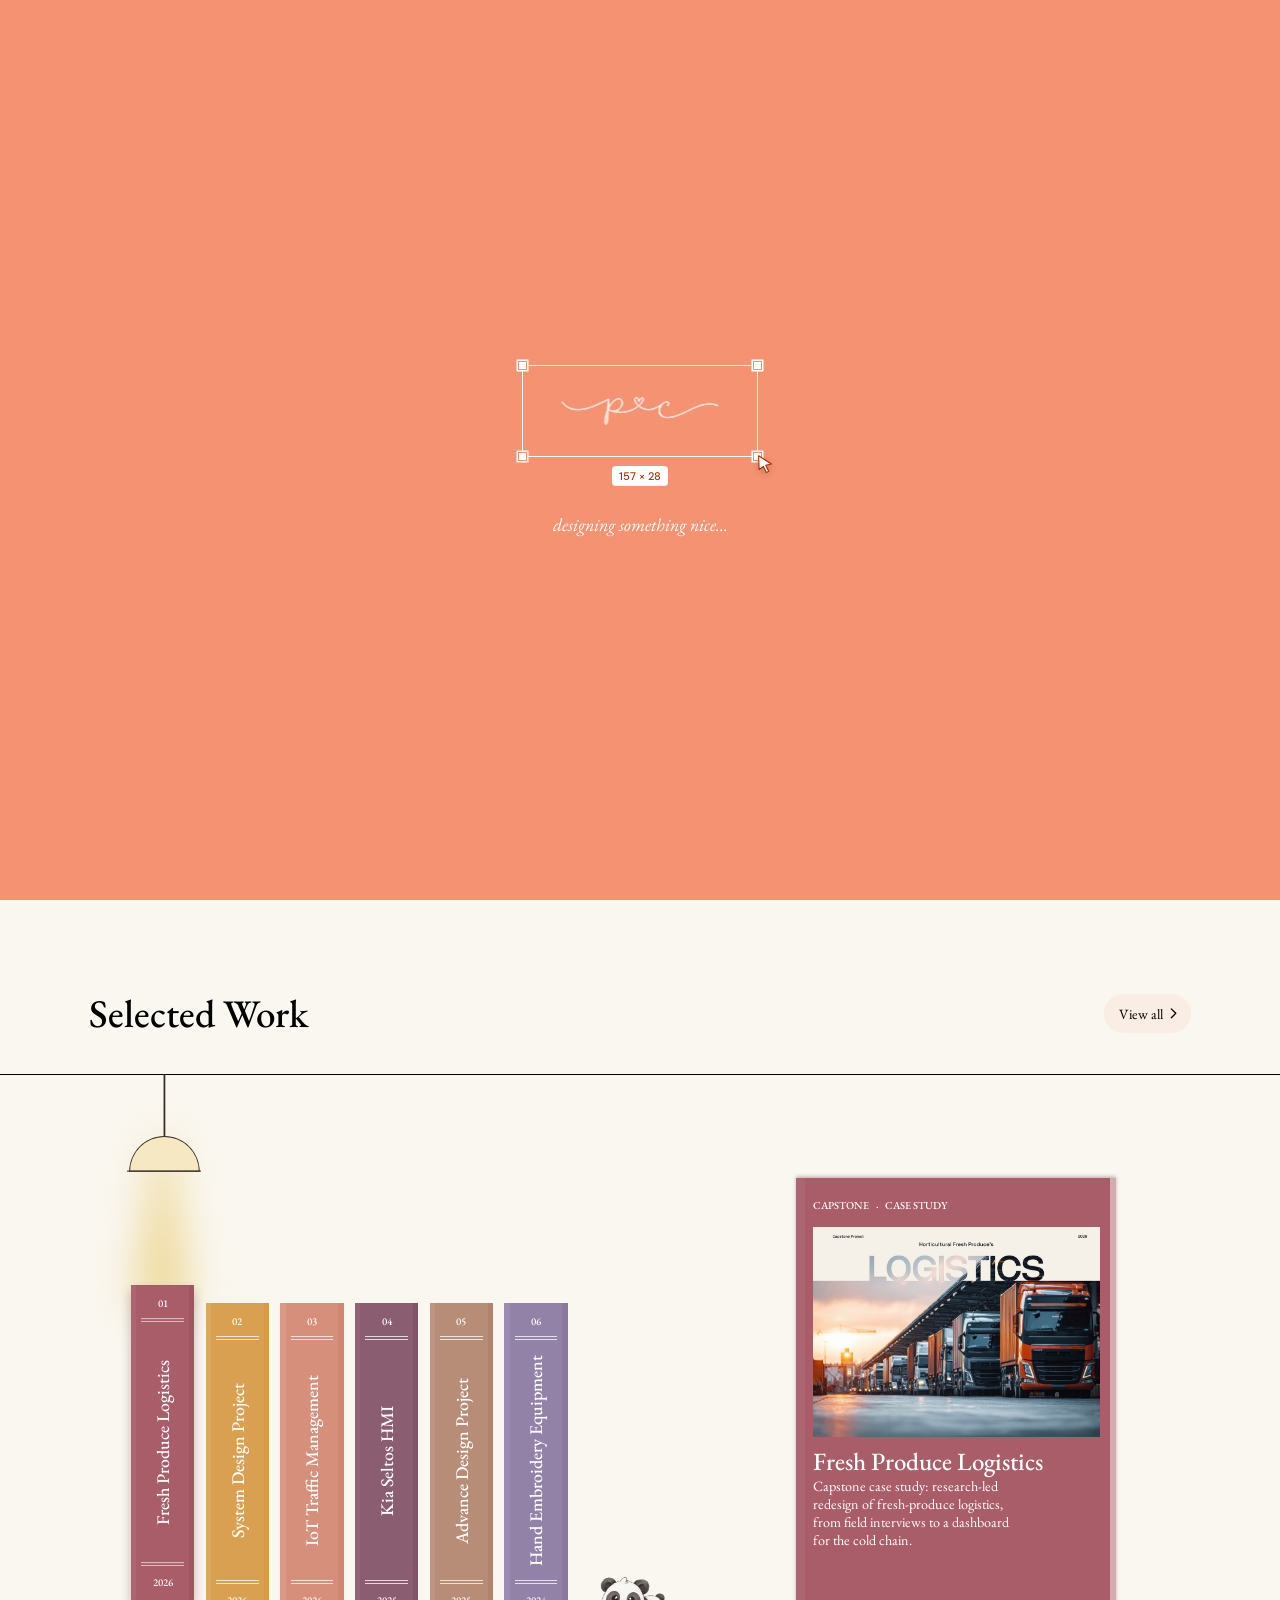
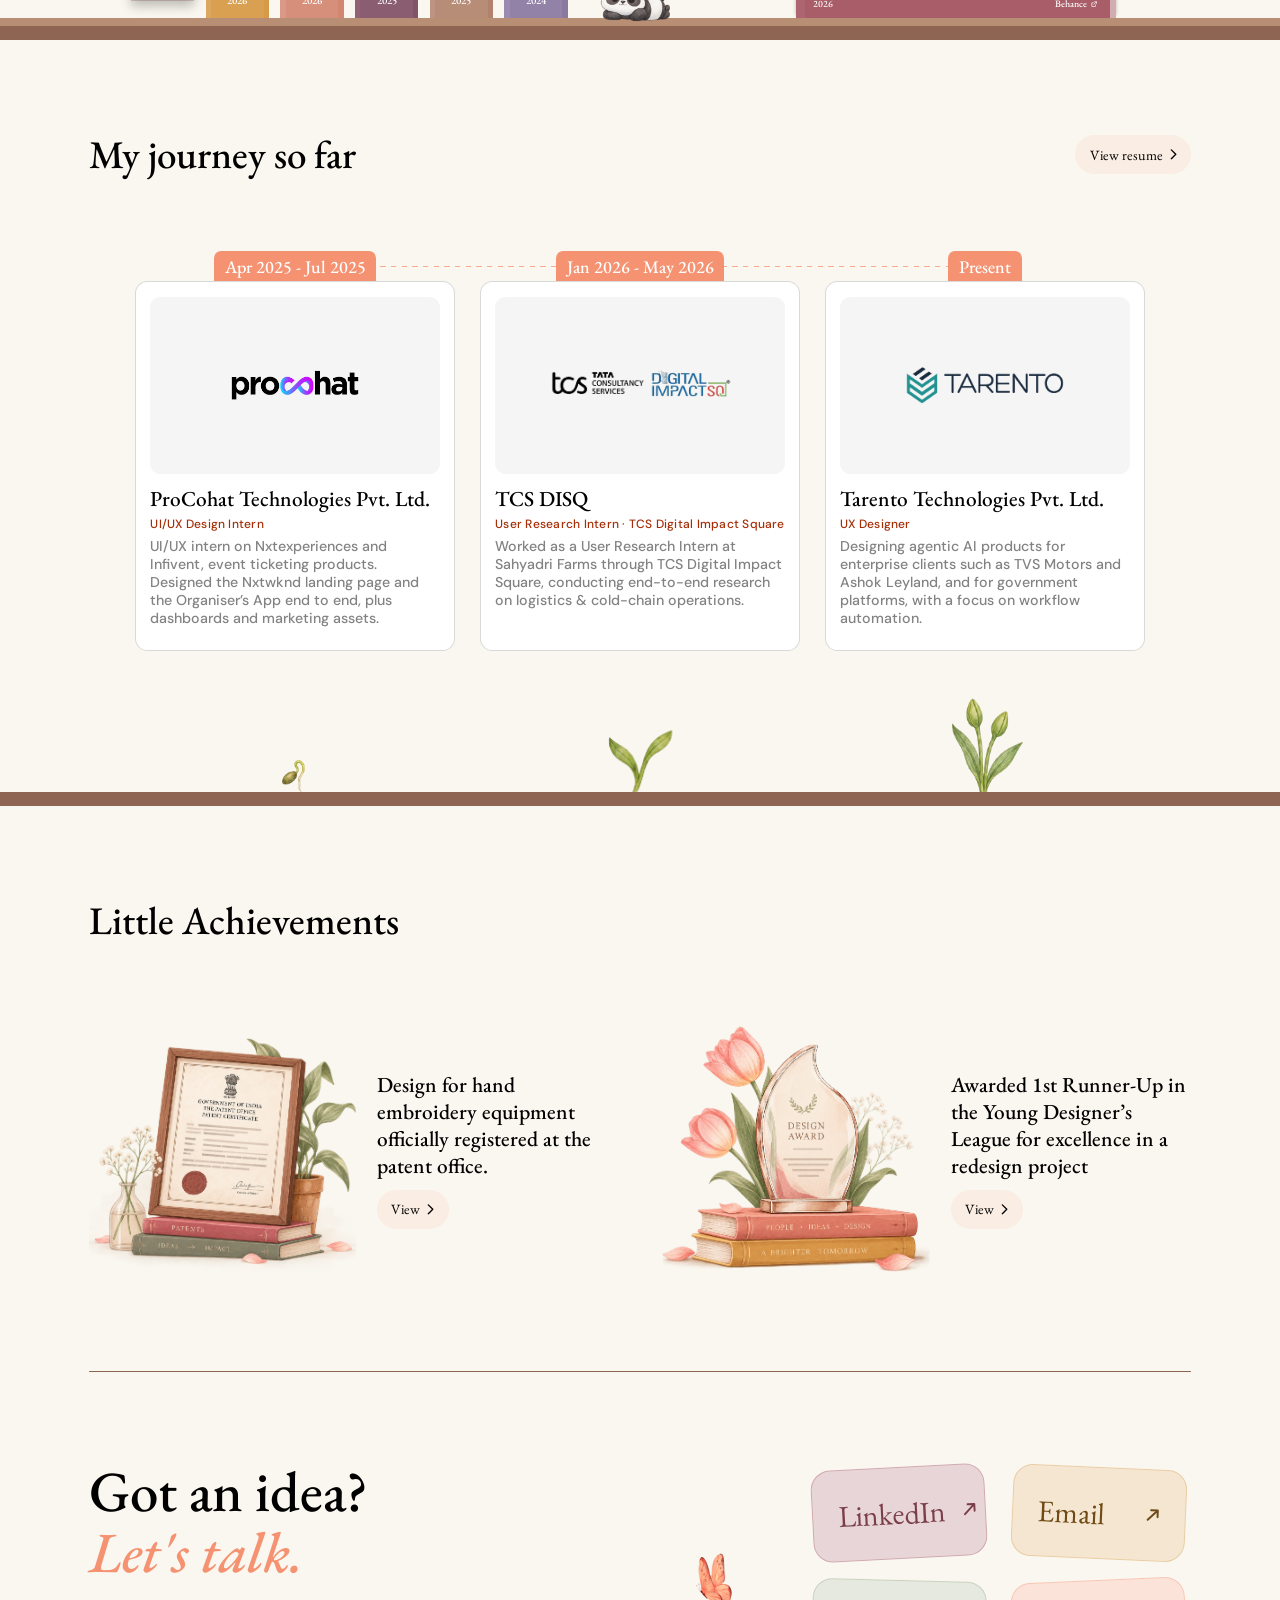
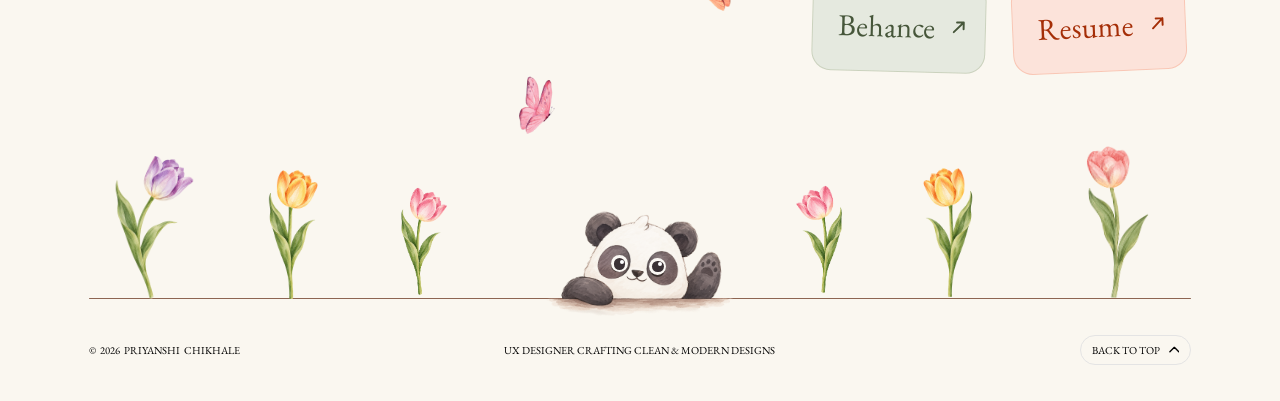
<file: index.html>
<!doctype html>
<html lang="en">
<head>
  <meta charset="utf-8">
  <meta name="viewport" content="width=device-width, initial-scale=1">
  <title>Priyanshi Chikhale — Portfolio</title>
  <meta name="description" content="A multidisciplinary designer who enjoys understanding people, exploring AI and technology, and creating experiences that make a difference. Open to roles in Bangalore.">
  <link rel="canonical" href="https://priyanshi-ux.vercel.app/">
  <meta name="theme-color" content="#f49271">
  <link rel="icon" href="assets/favicon.svg" type="image/svg+xml">
  <link rel="icon" href="assets/favicon-32.png" sizes="32x32" type="image/png">
  <link rel="apple-touch-icon" href="assets/apple-touch-icon.png">
  <meta property="og:type" content="website">
  <meta property="og:site_name" content="Priyanshi Chikhale">
  <meta property="og:title" content="Priyanshi Chikhale — UX Designer in Bangalore">
  <meta property="og:description" content="A multidisciplinary designer who enjoys understanding people, exploring AI and technology, and creating experiences that make a difference. Open to roles in Bangalore.">
  <meta property="og:url" content="https://priyanshi-ux.vercel.app/">
  <meta property="og:image" content="https://priyanshi-ux.vercel.app/assets/og-banner.jpg">
  <meta property="og:image:width" content="1200">
  <meta property="og:image:height" content="630">
  <meta property="og:image:alt" content="Priyanshi Chikhale, UX designer — portfolio">
  <meta name="twitter:card" content="summary_large_image">
  <meta name="twitter:title" content="Priyanshi Chikhale — UX Designer in Bangalore">
  <meta name="twitter:description" content="A multidisciplinary designer who enjoys understanding people, exploring AI and technology, and creating experiences that make a difference. Open to roles in Bangalore.">
  <meta name="twitter:image" content="https://priyanshi-ux.vercel.app/assets/og-banner.jpg">
  
  <link rel="preload" as="image" href="assets/hero-portrait.png">
  <link rel="preload" as="image" href="assets/hero-tulips.png">
  <link rel="preconnect" href="https://fonts.googleapis.com">
  <link rel="preconnect" href="https://fonts.gstatic.com" crossorigin>
  <link href="https://fonts.googleapis.com/css2?family=EB+Garamond:ital,wght@0,400;0,500;1,500&family=DM+Sans:opsz,wght@9..40,500&display=swap" rel="stylesheet">
  <link rel="stylesheet" href="styles.css?v=202611061134">
</head>
<body>
  <!-- Page loader: a design-tool selection box gets dragged around the logo. Shown once per session. -->
  <div class="loader" data-loader aria-hidden="true">
    <div class="loader__stage">
      <div class="loader__selection">
        <img class="loader__logo" src="assets/logo.svg" alt="">
        <span class="loader__handle loader__handle--tl"></span>
        <span class="loader__handle loader__handle--tr"></span>
        <span class="loader__handle loader__handle--bl"></span>
        <span class="loader__handle loader__handle--br"></span>
        <span class="loader__size">157 × 28</span>
      </div>
      <svg class="loader__cursor" viewBox="0 0 24 24" aria-hidden="true">
        <path d="M5 3l14 9-6.2 1.3L16 20l-2.6 1.2-3.2-6.6L5.6 18z" fill="#fff" stroke="#a52e07" stroke-width="1.2" stroke-linejoin="round"/>
      </svg>
    </div>
    <p class="loader__text">designing something nice…</p>
  </div>

  <svg width="0" height="0" style="position:absolute" aria-hidden="true">
    <symbol id="i-chevron" viewBox="0 0 8 12"><path d="M1.5 1l5 5-5 5" fill="none" stroke="currentColor" stroke-width="1.5" stroke-linecap="round" stroke-linejoin="round"/></symbol>
    <symbol id="i-chevron-up" viewBox="0 0 12 8"><path d="M1 6.5l5-5 5 5" fill="none" stroke="currentColor" stroke-width="1.5" stroke-linecap="round" stroke-linejoin="round"/></symbol>
    <symbol id="i-arrow-ne" viewBox="0 0 16 16"><path d="M4 12 12 4M6.5 4H12v5.5" fill="none" stroke="currentColor" stroke-width="1.6" stroke-linecap="round" stroke-linejoin="round"/></symbol>
    <symbol id="i-arrow-down" viewBox="0 0 16 16"><path d="M8 3v10M3.5 8.5 8 13l4.5-4.5" fill="none" stroke="currentColor" stroke-width="1.6" stroke-linecap="round" stroke-linejoin="round"/></symbol>
    <symbol id="i-external" viewBox="0 0 12 12"><path d="M7 1.5h3.5V5M10.5 1.5 5.5 6.5M8.5 7.5v3H1.5v-7h3" fill="none" stroke="currentColor" stroke-width="1.3" stroke-linecap="round" stroke-linejoin="round"/></symbol>
  </svg>

  <div class="page">

    <!-- Hero -->
    <header class="hero" id="home">
      <img class="hero__corner-glow" src="assets/nav-glow.svg" alt="" aria-hidden="true">
      <nav class="nav" aria-label="Primary">
        <a class="logo" href="#home" aria-label="Priyanshi Chikhale — home">
          <img src="assets/logo.svg" alt="">
        </a>
        <button class="nav__toggle" type="button" aria-label="Open menu" aria-expanded="false" aria-controls="site-menu" data-nav-toggle>
          <span></span><span></span><span></span>
        </button>
        <div class="nav__menu" id="site-menu">
          <a class="nav__link is-active" href="./" data-nav-home>Home</a>
          <a class="nav__link" href="work">Work</a>
          <a class="nav__link" href="about">About</a>
          <a class="nav__link" href="contact">Contact</a>
          <a class="nav__link nav__link--resume" href="https://drive.google.com/file/d/1iq6MNQEgcCxA5o5cfF5c09Q_XC7gN2NG/view?usp=sharing" target="_blank" rel="noopener">Resume</a>
        </div>
        <div class="status">
          <img class="status__dot" src="assets/status-dot.svg" alt="" aria-hidden="true">
          <span class="status__text">Open to roles<span class="status__in"> in</span></span>
          <span class="status__loc">
            <span class="status__pin"><img src="assets/location-pin.svg" alt="" aria-hidden="true"></span>
            <span>Bangalore</span>
          </span>
        </div>
      </nav>

      <div class="hero__body">
        <div class="hero__text">
          <div class="hero__heading">
            <p class="hero__greeting">Hey, I’m</p>
            <h1 class="hero__name">priyanshi</h1>
          </div>
          <div class="hero__intro">
            <p class="hero__tagline">A multidisciplinary designer who enjoys understanding people, exploring AI and technology, and creating experiences that make a difference.</p>
            <p class="hero__tagline hero__tagline--at">Experience at</p>
            <div class="hero__brands">
              <span class="hero__brand"><img src="assets/brand-tarento.svg" alt="Tarento"></span>
              <span class="hero__brand"><img src="assets/brand-tcs.svg" alt="Tata Consultancy Services"></span>
              <span class="hero__brand"><img src="assets/brand-disq.svg" alt="Digital Impact Square"></span>
              <span class="hero__brand hero__brand--center"><img src="assets/brand-procohat.svg" alt="ProCohat"></span>
            </div>
          </div>
        </div>

        <div class="hero__art" aria-hidden="true" data-hero-art>
          <img class="hero__glow" src="assets/hero-glow.svg" alt="">
          <div class="hero__tulips"><img src="assets/hero-tulips.png" alt=""></div>
          <div class="hero__portrait"><img src="assets/hero-portrait.png" alt=""></div>
          <div class="hero__bubble">
            <p class="hero__bubble-title">Heyy, hi! 👋</p>
            <p>I’m Priyanshi, a designer who loves turning messy problems into calm, delightful little experiences ✨</p>
          </div>
        </div>
      </div>
    </header>

    <!-- Marquee -->
    <div class="marquee" aria-label="Skills: User Research, UI Design, Conversational UX, Interaction Design, Usability Testing, Service Design">
      <div class="marquee__track" aria-hidden="false">
        <span class="marquee__item">User Research</span><span class="marquee__dot">·</span>
        <span class="marquee__item">UI Design</span><span class="marquee__dot">·</span>
        <span class="marquee__item">Conversational UX</span><span class="marquee__dot">·</span>
        <span class="marquee__item">Interaction Design</span><span class="marquee__dot">·</span>
        <span class="marquee__item">Usability Testing</span><span class="marquee__dot">·</span>
        <span class="marquee__item">Service Design</span><span class="marquee__dot">·</span>
      </div>
      <div class="marquee__track" aria-hidden="true">
        <span class="marquee__item">User Research</span><span class="marquee__dot">·</span>
        <span class="marquee__item">UI Design</span><span class="marquee__dot">·</span>
        <span class="marquee__item">Conversational UX</span><span class="marquee__dot">·</span>
        <span class="marquee__item">Interaction Design</span><span class="marquee__dot">·</span>
        <span class="marquee__item">Usability Testing</span><span class="marquee__dot">·</span>
        <span class="marquee__item">Service Design</span><span class="marquee__dot">·</span>
      </div>
    </div>

    <!-- Selected Work -->
    <section class="section projects" id="work">
      <div class="section__head">
        <h2 class="section__title">Selected Work</h2>
        <a class="pill" href="work">View all <svg class="icon icon--chevron"><use href="#i-chevron"/></svg></a>
      </div>

      <div class="shelf">
        <div class="shelf__line" aria-hidden="true"></div>
        <img class="shelf__lamp-light" src="assets/lamp-light.svg" alt="" aria-hidden="true">
        <div class="shelf__planks" aria-hidden="true"><div class="shelf__plank-top"></div><div class="shelf__plank-front"></div></div>

        <!-- Each book carries its own card content in data-* attributes; hovering a book updates the featured card on the right. -->
        <ul class="shelf__books">
          <li class="book book--1 is-raised" data-index="1"
              data-tags="CAPSTONE · CASE STUDY" data-title="Fresh Produce Logistics"
              data-desc="Capstone case study: research-led redesign of fresh-produce logistics, from field interviews to a dashboard for the cold chain."
              data-year="2026" data-link="https://www.behance.net/gallery/253405315/Capstone-project-Fresh-Produce-Logistics-(Case-Study)" data-link-label="Behance" data-cover="assets/covers/capstone.jpg" style="--i:1;--edge-l:#ad6671;--spine:#a85d68;--edge-r:#9f5660">
            <a href="https://www.behance.net/gallery/253405315/Capstone-project-Fresh-Produce-Logistics-(Case-Study)" class="book__inner" target="_blank" rel="noopener">
              <span class="book__edge" style="background:var(--edge-l)"></span>
              <span class="book__spine">
                <span class="book__num">01</span>
                <span class="book__lines"><img src="assets/book-lines.svg" alt=""></span>
                <span class="book__title"><span>Fresh Produce Logistics</span></span>
                <span class="book__lines"><img src="assets/book-lines.svg" alt=""></span>
                <span class="book__num">2026</span>
              </span>
              <span class="book__edge" style="background:var(--edge-r)"></span>
            </a>
          </li>
          <li class="book book--2" data-index="2"
              data-tags="UI/UX · MOBILE · CASE STUDY" data-title="System Design Project"
              data-desc="A mobile app designed end to end as a system: research, flows, components and a Figma library that holds together."
              data-year="2026" data-link="https://www.behance.net/gallery/253383055/System-Design-Project" data-link-label="Behance" data-cover="assets/covers/system-design.jpg" style="--i:2;--edge-l:#dca860;--spine:#d9a052;--edge-r:#d79a47">
            <a href="https://www.behance.net/gallery/253383055/System-Design-Project" class="book__inner" target="_blank" rel="noopener">
              <span class="book__edge" style="background:var(--edge-l)"></span>
              <span class="book__spine">
                <span class="book__num">02</span>
                <span class="book__lines"><img src="assets/book-lines.svg" alt=""></span>
                <span class="book__title"><span>System Design Project</span></span>
                <span class="book__lines"><img src="assets/book-lines.svg" alt=""></span>
                <span class="book__num">2026</span>
              </span>
              <span class="book__edge" style="background:var(--edge-r)"></span>
            </a>
          </li>
          <li class="book book--3" data-index="3"
              data-tags="IOT · UX · RESEARCH" data-title="IoT Traffic Management"
              data-desc="Designing the experience around a connected traffic-management system, from sensors to the operator’s screen."
              data-year="2026" data-link="https://www.behance.net/gallery/253371563/IOT-Design-Traffic-Management" data-link-label="Behance" data-cover="assets/covers/iot-traffic.jpg" style="--i:3;--edge-l:#da9986;--spine:#d68f7b;--edge-r:#d2856f">
            <a href="https://www.behance.net/gallery/253371563/IOT-Design-Traffic-Management" class="book__inner" target="_blank" rel="noopener">
              <span class="book__edge" style="background:var(--edge-l)"></span>
              <span class="book__spine">
                <span class="book__num">03</span>
                <span class="book__lines"><img src="assets/book-lines.svg" alt=""></span>
                <span class="book__title"><span>IoT Traffic Management</span></span>
                <span class="book__lines"><img src="assets/book-lines.svg" alt=""></span>
                <span class="book__num">2026</span>
              </span>
              <span class="book__edge" style="background:var(--edge-r)"></span>
            </a>
          </li>
          <li class="book book--4" data-index="4"
              data-tags="MOBILITY · HMI · SPRINT" data-title="Kia Seltos HMI"
              data-desc="A futuristic in-car HMI concept for the Kia Seltos, made in a UX sprint with a small team."
              data-year="2025" data-link="https://www.behance.net/gallery/232250723/Futuristic-HMI-for-Kia-Seltos-UX-in-Mobility" data-link-label="Behance" data-cover="assets/covers/kia-hmi.jpg" style="--i:4;--edge-l:#936276;--spine:#8b5d70;--edge-r:#805667">
            <a href="https://www.behance.net/gallery/232250723/Futuristic-HMI-for-Kia-Seltos-UX-in-Mobility" class="book__inner" target="_blank" rel="noopener">
              <span class="book__edge" style="background:var(--edge-l)"></span>
              <span class="book__spine">
                <span class="book__num">04</span>
                <span class="book__lines"><img src="assets/book-lines.svg" alt=""></span>
                <span class="book__title"><span>Kia Seltos HMI</span></span>
                <span class="book__lines"><img src="assets/book-lines.svg" alt=""></span>
                <span class="book__num">2025</span>
              </span>
              <span class="book__edge" style="background:var(--edge-r)"></span>
            </a>
          </li>
          <li class="book book--5" data-index="5"
              data-tags="UX · MOBILE · CASE STUDY" data-title="Advance Design Project"
              data-desc="An advanced design studio project: a mobile case study taken from problem framing through to polished UI."
              data-year="2025" data-link="https://www.behance.net/gallery/219089787/Advance-Design-Project" data-link-label="Behance" data-cover="assets/covers/advance-design.jpg" style="--i:5;--edge-l:#bc9481;--spine:#b78d78;--edge-r:#b1836d">
            <a href="https://www.behance.net/gallery/219089787/Advance-Design-Project" class="book__inner" target="_blank" rel="noopener">
              <span class="book__edge" style="background:var(--edge-l)"></span>
              <span class="book__spine">
                <span class="book__num">05</span>
                <span class="book__lines"><img src="assets/book-lines.svg" alt=""></span>
                <span class="book__title"><span>Advance Design Project</span></span>
                <span class="book__lines"><img src="assets/book-lines.svg" alt=""></span>
                <span class="book__num">2025</span>
              </span>
              <span class="book__edge" style="background:var(--edge-r)"></span>
            </a>
          </li>
<li class="book book--6" data-index="6"
              data-tags="PRODUCT · PATENT" data-title="Hand Embroidery Equipment"
              data-desc="A hand-embroidery tool designed from the maker’s hands up, now registered with the patent office."
              data-year="2024" data-link="https://www.behance.net/gallery/210210285/Hand-Embroidery-Equipment" data-link-label="Behance" data-cover="assets/covers/hand-embroidery.jpg" style="--i:6;--edge-l:#9c8bb0;--spine:#9382a8;--edge-r:#8a789f">
            <a href="https://www.behance.net/gallery/210210285/Hand-Embroidery-Equipment" class="book__inner" target="_blank" rel="noopener">
              <span class="book__edge" style="background:var(--edge-l)"></span>
              <span class="book__spine">
                <span class="book__num">06</span>
                <span class="book__lines"><img src="assets/book-lines.svg" alt=""></span>
                <span class="book__title"><span>Hand Embroidery Equipment</span></span>
                <span class="book__lines"><img src="assets/book-lines.svg" alt=""></span>
                <span class="book__num">2024</span>
              </span>
              <span class="book__edge" style="background:var(--edge-r)"></span>
            </a>
          </li>
        </ul>

        <img class="shelf__lamp" src="assets/lamp.svg" alt="" aria-hidden="true">
        <div class="shelf__panda" data-shelf-panda aria-hidden="true">
          <img src="assets/panda-shelf.png" alt="">
          <span class="shelf__panda-bubble"></span>
        </div>

        <article class="featured featured--clickable" data-featured-card style="--spine:#a85d68;--edge-l:#ad6671">
          <span class="featured__strip featured__strip--l" aria-hidden="true"></span>
          <span class="featured__strip featured__strip--r" aria-hidden="true"></span>
          <div class="featured__content" data-featured-content>
            <p class="featured__tags" data-featured-tags><span>CAPSTONE</span><span class="featured__dot">·</span><span>CASE STUDY</span></p>
            <div class="featured__body">
              <div class="featured__cover"><img loading="lazy" data-featured-cover src="assets/covers/capstone.jpg" alt="Fresh Produce Logistics cover"></div>
              <div class="featured__info">
                <div class="featured__text">
                  <h3 class="featured__title" data-featured-title>Fresh Produce Logistics</h3>
                  <p class="featured__desc" data-featured-desc>Capstone case study: research-led redesign of fresh-produce logistics, from field interviews to a dashboard for the cold chain.</p>
                </div>
                <div class="featured__meta">
                  <span data-featured-year>2026</span>
                  <a class="featured__link" data-featured-link href="https://www.behance.net/gallery/253405315/Capstone-project-Fresh-Produce-Logistics-(Case-Study)" target="_blank" rel="noopener"><span data-featured-link-label>Behance</span> <span class="featured__ext"><svg class="icon icon--ext"><use href="#i-external"/></svg></span></a>
                </div>
              </div>
            </div>
          </div>
        </article>
      </div>
    </section>

    <!-- My journey so far -->
    <section class="section journey" id="about" data-journey>
      <div class="section__head">
        <h2 class="section__title">My journey so far</h2>
        <a class="pill" href="https://drive.google.com/file/d/1iq6MNQEgcCxA5o5cfF5c09Q_XC7gN2NG/view?usp=sharing" target="_blank" rel="noopener">View resume <svg class="icon icon--chevron"><use href="#i-chevron"/></svg></a>
      </div>

      <div class="timeline">
        <div class="timeline__track" aria-hidden="true"></div>

        <div class="timeline__cards">
          <article class="chapter" style="--order:1">
            <div class="chapter__top">
              <span class="chapter__label">Apr 2025 - Jul 2025</span>
              <div class="chapter__card">
                <div class="chapter__logo">
                  <div class="chapter__logo-img chapter__logo-img--procohat"><img loading="lazy" src="assets/logo-procohat.png" alt="ProCohat"></div>
                </div>
                <div class="chapter__text">
                  <h3 class="chapter__name">ProCohat Technologies Pvt. Ltd.</h3>
                  <p class="chapter__role">UI/UX Design Intern</p>
                  <p class="chapter__desc">UI/UX intern on Nxtexperiences and Infivent, event ticketing products. Designed the Nxtwknd landing page and the Organiser’s App end to end, plus dashboards and marketing assets.</p>
                </div>
              </div>
            </div>
            <div class="chapter__plant" aria-hidden="true">
              <div class="chapter__plant-img chapter__plant-img--3"><img loading="lazy" src="assets/plants-sprite.png" alt=""></div>
            </div>
          </article>

          <article class="chapter" style="--order:2">
            <div class="chapter__top">
              <span class="chapter__label">Jan 2026 - May 2026</span>
              <div class="chapter__card">
                <div class="chapter__logo">
                  <div class="chapter__logo-row">
                    <div class="chapter__logo-img chapter__logo-img--tcs"><img loading="lazy" src="assets/logo-tcs.png" alt="Tata Consultancy Services"></div>
                    <div class="chapter__logo-img chapter__logo-img--disq"><img loading="lazy" src="assets/logo-disq.png" alt="Digital Impact Square"></div>
                  </div>
                </div>
                <div class="chapter__text">
                  <h3 class="chapter__name">TCS DISQ</h3>
                  <p class="chapter__role">User Research Intern · TCS Digital Impact Square</p>
                  <p class="chapter__desc">Worked as a User Research Intern at Sahyadri Farms through TCS Digital Impact Square, conducting end-to-end research on logistics &amp; cold-chain operations.</p>
                </div>
              </div>
            </div>
            <div class="chapter__plant" aria-hidden="true">
              <div class="chapter__plant-img chapter__plant-img--2"><img loading="lazy" src="assets/plants-sprite.png" alt=""></div>
            </div>
          </article>

          <article class="chapter" style="--order:3">
            <div class="chapter__top">
              <span class="chapter__label">Present</span>
              <div class="chapter__card">
                <div class="chapter__logo">
                  <div class="chapter__logo-img chapter__logo-img--tarento"><img loading="lazy" src="assets/logo-tarento.png" alt="Tarento"></div>
                </div>
                <div class="chapter__text">
                  <h3 class="chapter__name">Tarento Technologies Pvt. Ltd.</h3>
                  <p class="chapter__role">UX Designer</p>
                  <p class="chapter__desc">Designing agentic AI products for enterprise clients such as TVS Motors and Ashok Leyland, and for government platforms, with a focus on workflow automation.</p>
                </div>
              </div>
            </div>
            <div class="chapter__plant" aria-hidden="true">
              <div class="chapter__plant-img chapter__plant-img--1"><img loading="lazy" src="assets/plants-sprite.png" alt=""></div>
            </div>
          </article>
        </div>

        <div class="timeline__plank" aria-hidden="true"></div>
      </div>
    </section>

    <!-- Little Achievements -->
    <section class="section achievements" data-achievements>
      <div class="section__head">
        <h2 class="section__title">Little Achievements</h2>
      </div>
      <div class="achievements__grid">
        <article class="achievement">
          <div class="achievement__art">
            <div class="achievement__img achievement__img--patent"><img loading="lazy" src="assets/achievement-patent.png" alt="Framed patent certificate for hand embroidery equipment"></div>
          </div>
          <div class="achievement__text">
            <h3 class="achievement__title">Design for hand embroidery equipment officially registered at the patent office.</h3>
            <a class="pill" href="https://drive.google.com/file/d/1KZj-nhCp-ltiEXo1RUACihNppRPPNk5c/view" target="_blank" rel="noopener">View <svg class="icon icon--chevron"><use href="#i-chevron"/></svg></a>
          </div>
        </article>
        <article class="achievement">
          <div class="achievement__art">
            <div class="achievement__img achievement__img--award"><img loading="lazy" src="assets/achievement-award.png" alt="Design award trophy"></div>
          </div>
          <div class="achievement__text">
            <h3 class="achievement__title">Awarded 1st Runner-Up in the Young Designer’s League for excellence in a redesign project</h3>
            <a class="pill" href="https://drive.google.com/file/d/1xuvIqnw32nWTQb6xh25osMRej5jMOGKD/view" target="_blank" rel="noopener">View <svg class="icon icon--chevron"><use href="#i-chevron"/></svg></a>
          </div>
        </article>
      </div>
      <div class="achievements__rule" aria-hidden="true"></div>
    </section>

    <!-- Contact / footer -->
    <footer class="section contact" id="contact" data-contact>
      <div class="contact__top">
        <h2 class="contact__headline">Got an idea?<br><em>Let's talk.</em></h2>
        
        <div class="contact__links">
          <a class="contact__card contact__card--linkedin" href="https://www.linkedin.com/in/priyanshi-chikhale-35325827b/" target="_blank" rel="noopener">LinkedIn <svg class="icon icon--arrow"><use href="#i-arrow-ne"/></svg></a>
          <a class="contact__card contact__card--email" href="mailto:priiiyanshichikhale@gmail.com">Email <svg class="icon icon--arrow"><use href="#i-arrow-ne"/></svg></a>
          <a class="contact__card contact__card--behance" href="https://www.behance.net/priyanshichikhale" target="_blank" rel="noopener">Behance <svg class="icon icon--arrow"><use href="#i-arrow-ne"/></svg></a>
          <a class="contact__card contact__card--resume" href="https://drive.google.com/file/d/1iq6MNQEgcCxA5o5cfF5c09Q_XC7gN2NG/view?usp=sharing" target="_blank" rel="noopener">Resume <svg class="icon icon--arrow"><use href="#i-arrow-ne"/></svg></a>
        </div>
        <img loading="lazy" class="contact__butterfly drift" style="--flip:-1;--d:6.5s" src="assets/butterfly-1.png" alt="" aria-hidden="true">
      </div>

      <div class="garden" aria-hidden="true">
        <div class="garden__right">
          <div class="garden__flower garden__flower--a flip"><img loading="lazy" src="assets/flower-a.png" alt=""></div>
          <div class="garden__flower garden__flower--b flip"><img loading="lazy" src="assets/flower-b.png" alt=""></div>
          <div class="garden__tilt"><div class="garden__tilt-box"><div class="garden__flower garden__flower--c"><img loading="lazy" src="assets/flower-c.png" alt=""></div></div></div>
        </div>
        <div class="garden__rule"></div>
        <div class="garden__panda" data-panda>
          <div class="garden__panda-body">
            <img loading="lazy" src="assets/panda-footer.png" alt="">
            <span class="panda-eye panda-eye--l"><span class="panda-pupil"></span></span>
            <span class="panda-eye panda-eye--r"><span class="panda-pupil"></span></span>
          </div>
        </div>
        <div class="garden__left">
          <div class="garden__flower garden__flower--d"><img loading="lazy" src="assets/flower-d.png" alt=""></div>
          <div class="garden__flower garden__flower--b"><img loading="lazy" src="assets/flower-b.png" alt=""></div>
          <div class="garden__flower garden__flower--a"><img loading="lazy" src="assets/flower-a.png" alt=""></div>
        </div>
      </div>

      <div class="footer">
        <p class="footer__copy">©&nbsp; 2026&nbsp; Priyanshi&nbsp; Chikhale</p>
        <p class="footer__tag">UX designer crafting clean &amp; modern designs</p>
        <button class="footer__top" type="button" data-back-to-top>BACK TO TOP <svg class="icon icon--up"><use href="#i-chevron-up"/></svg></button>
      </div>

      <img loading="lazy" class="contact__butterfly-2 drift" style="--flip:1;--d:8s;--delay:-3s" src="assets/butterfly-2.png" alt="" aria-hidden="true">
    </footer>

  </div>

  <!-- Butterfly that flutters after the cursor (mouse only). -->
  <div class="cursor-butterfly" data-cursor-butterfly aria-hidden="true"><img loading="lazy" src="assets/butterfly-2.png" alt=""></div>

  <script src="script.js?v=202611061134"></script>
</body>
</html>
</file>
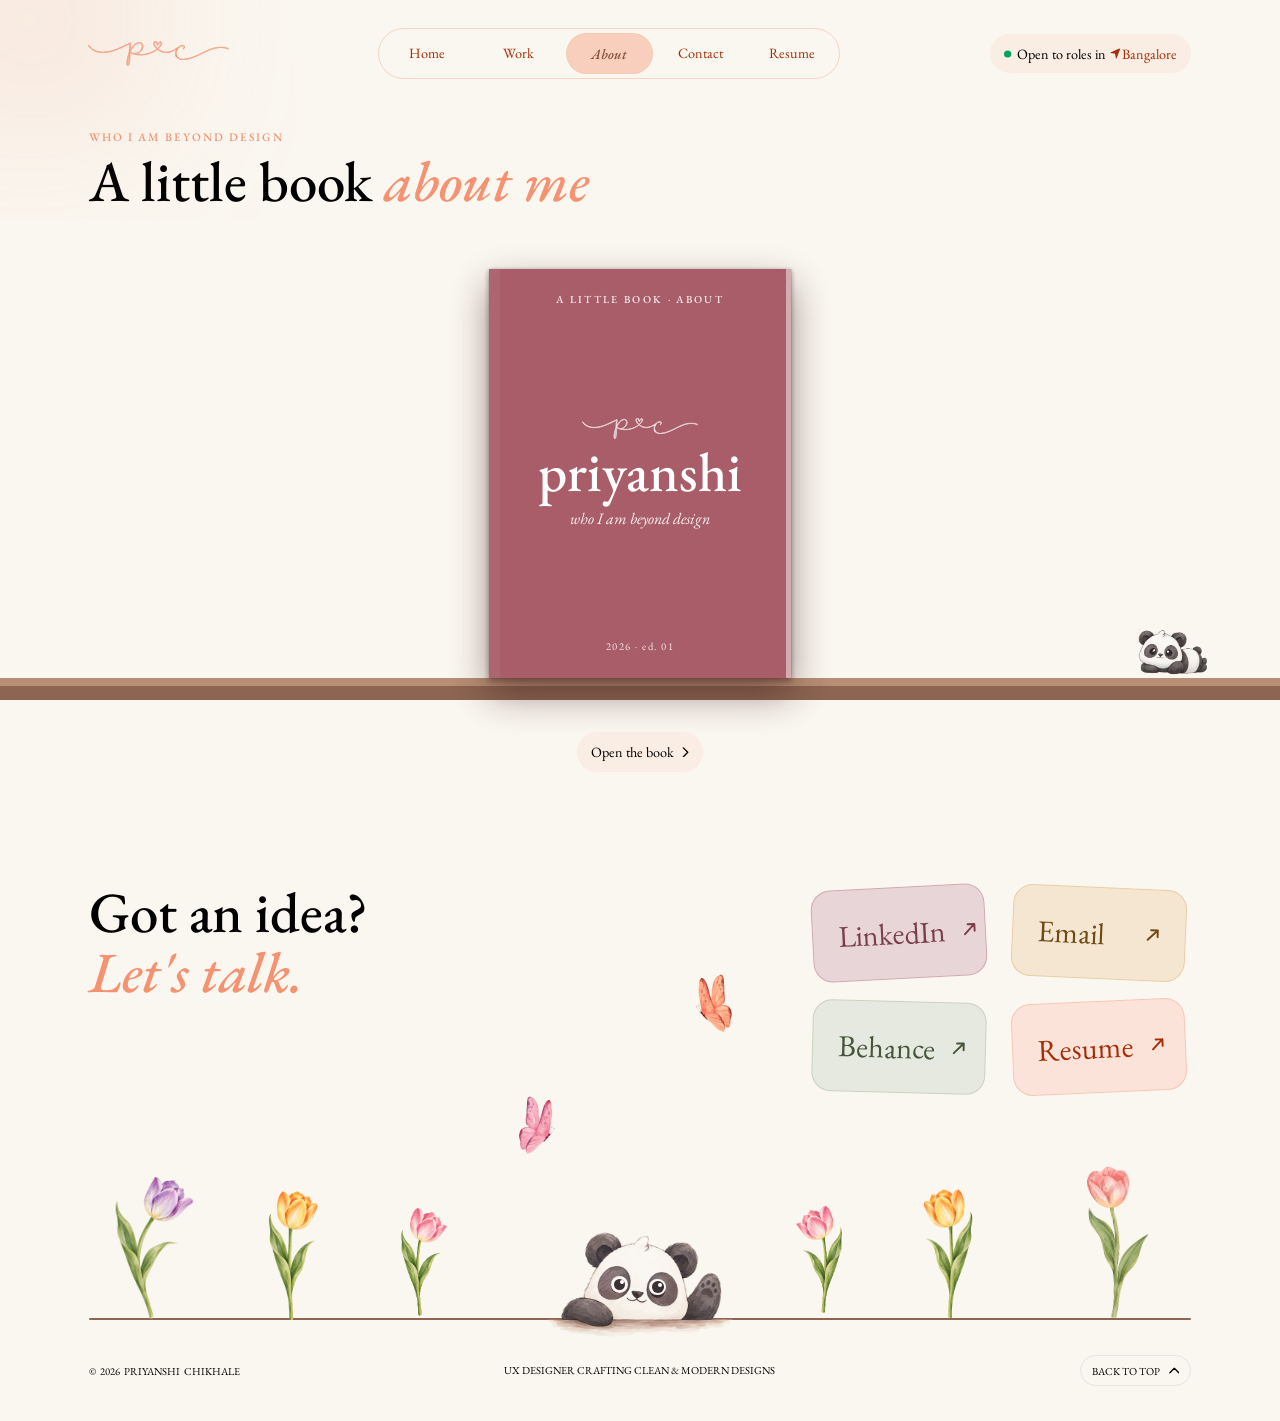
<file: about/index.html>
<!doctype html><meta charset="utf-8"><meta http-equiv="refresh" content="0; url=../about.html"><link rel="canonical" href="../about.html"><title>about</title><script>location.replace("../about.html"+location.hash)</script>
</file>
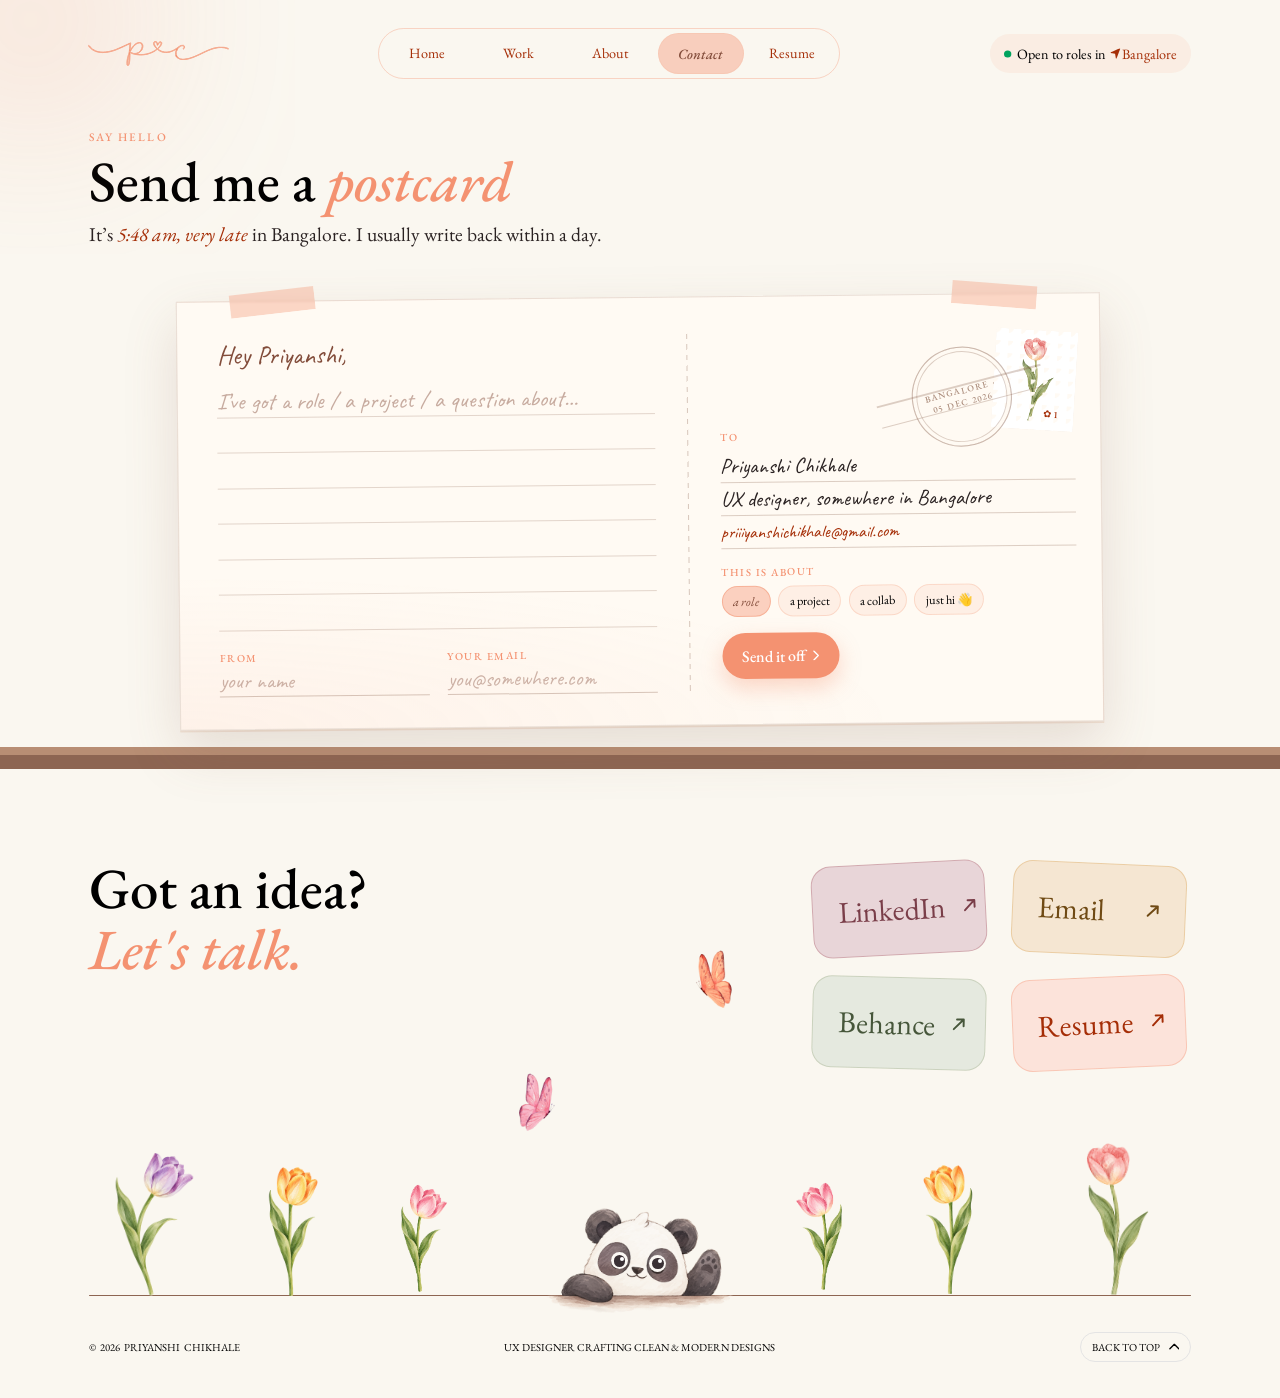
<file: contact/index.html>
<!doctype html><meta charset="utf-8"><meta http-equiv="refresh" content="0; url=../contact.html"><link rel="canonical" href="../contact.html"><title>contact</title><script>location.replace("../contact.html"+location.hash)</script>
</file>
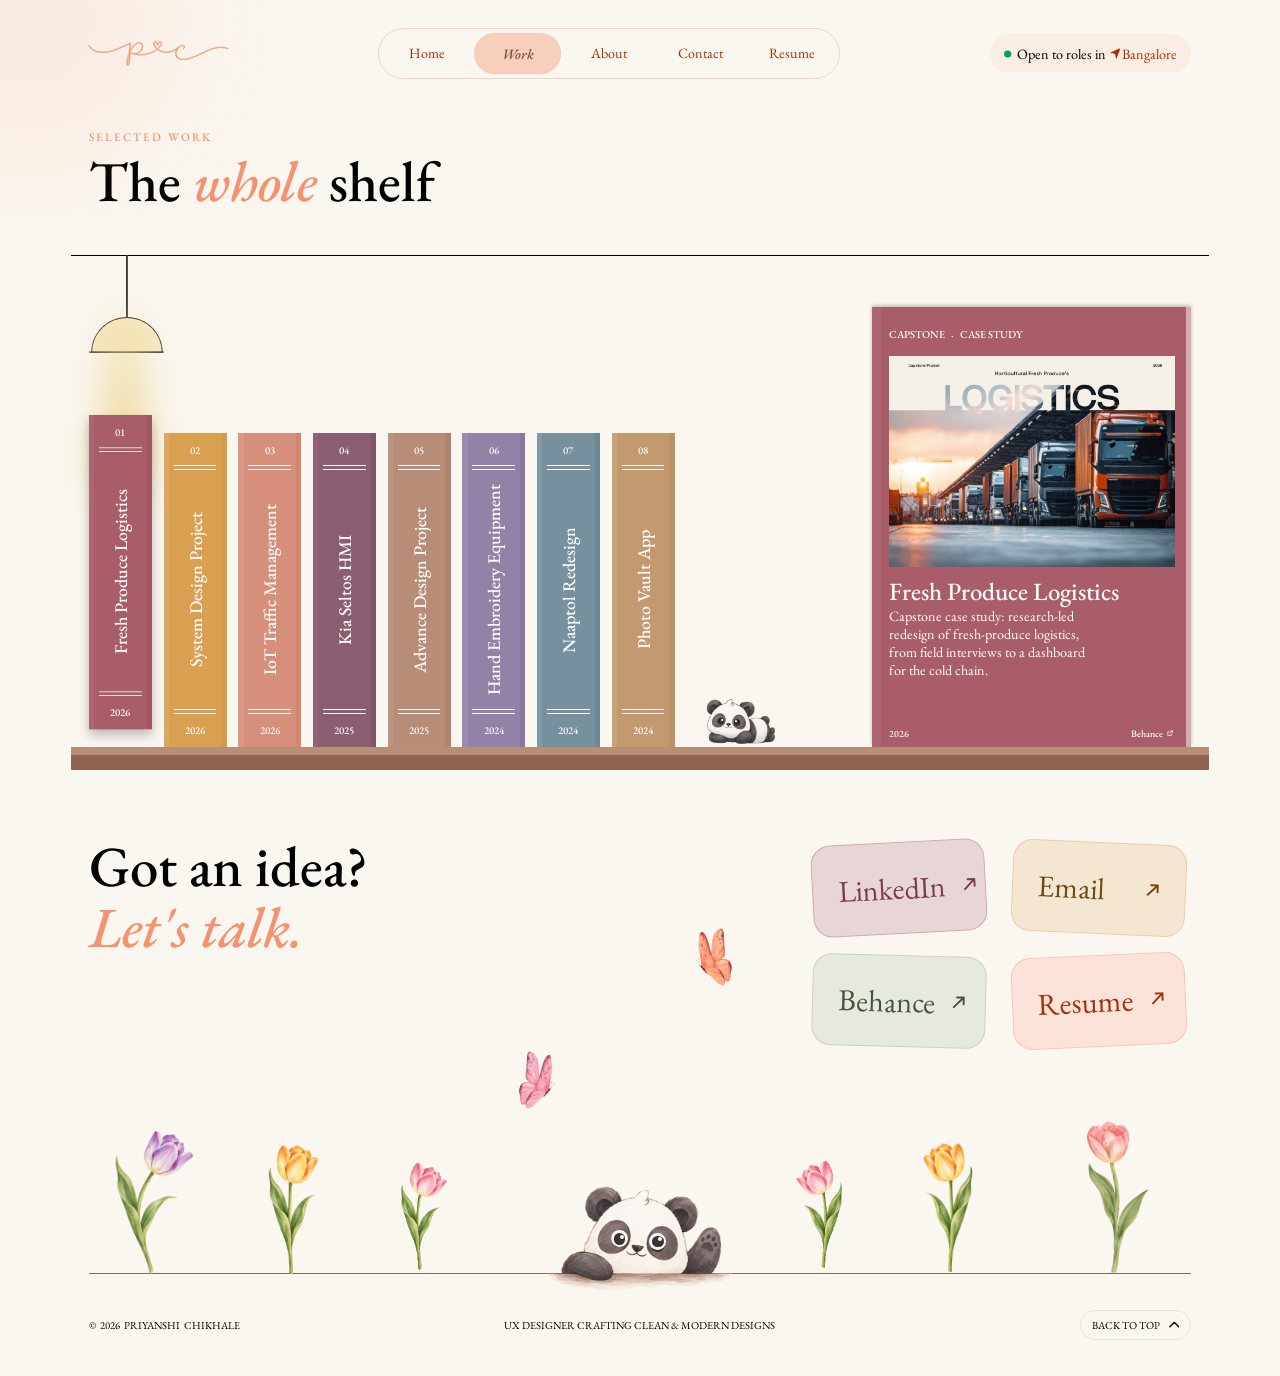
<file: work/index.html>
<!doctype html><meta charset="utf-8"><meta http-equiv="refresh" content="0; url=../work.html"><link rel="canonical" href="../work.html"><title>work</title><script>location.replace("../work.html"+location.hash)</script>
</file>
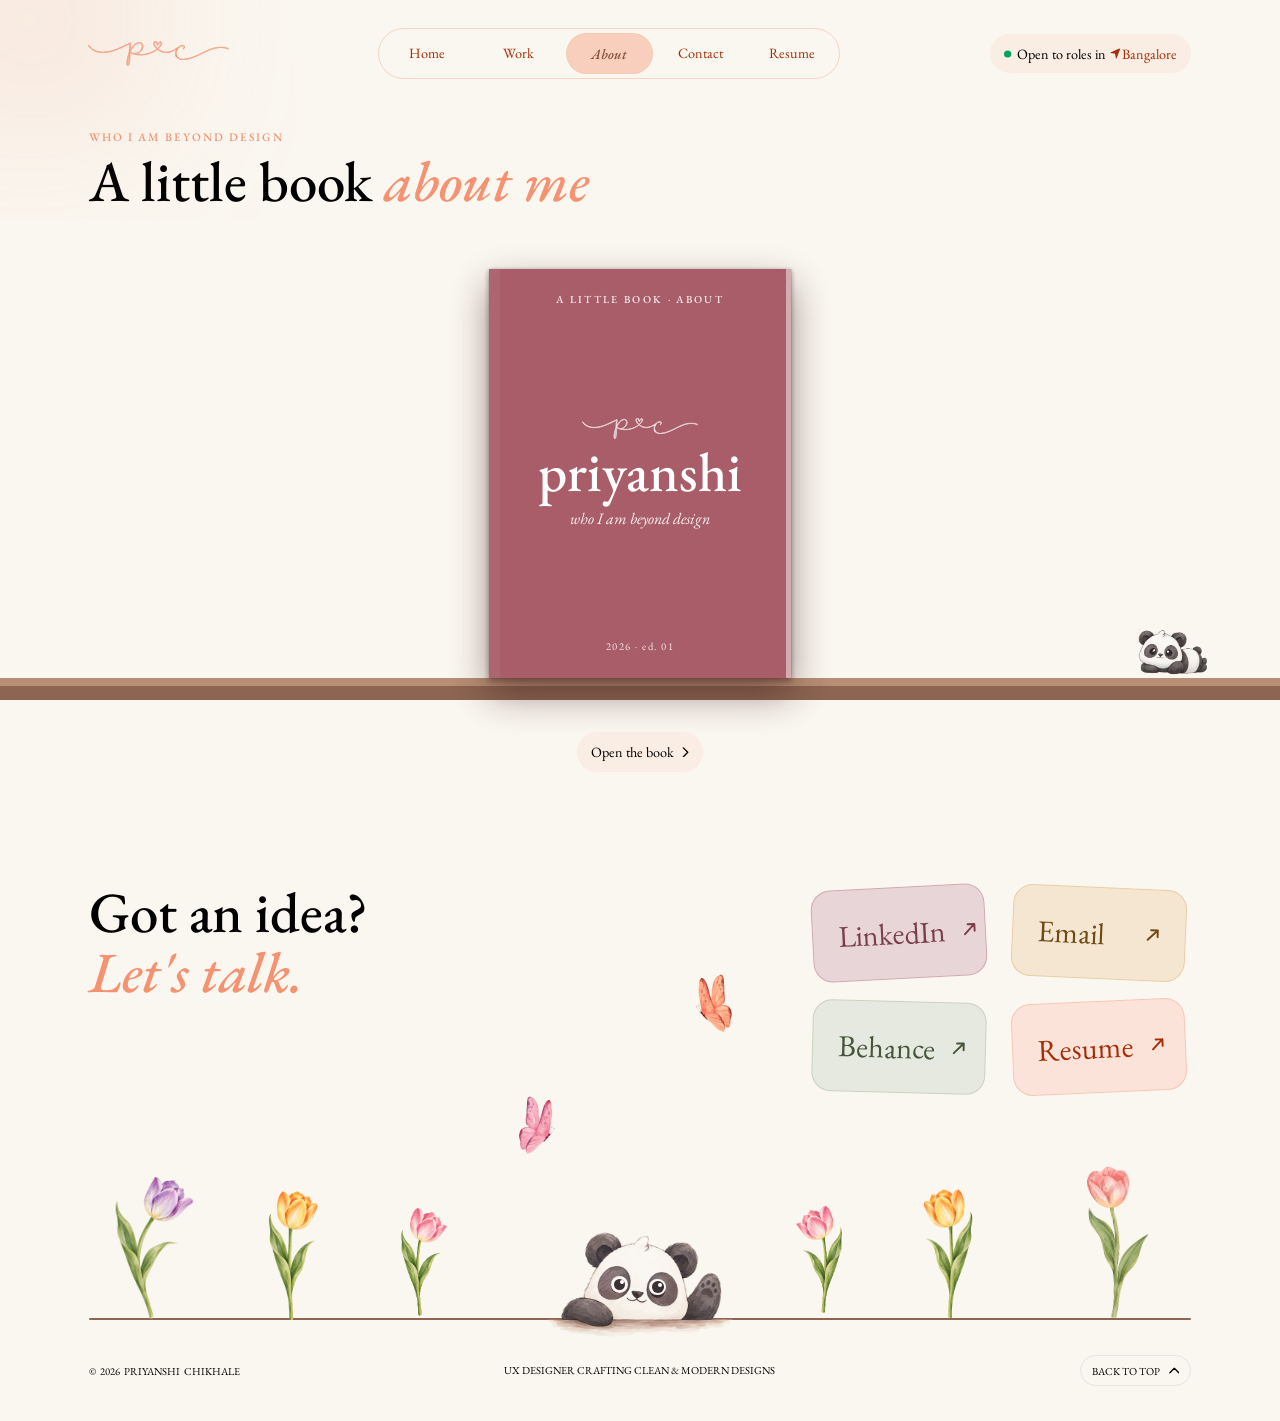
<file: about.html>
<!doctype html>
<html lang="en">
<head>
  <meta charset="utf-8">
  <meta name="viewport" content="width=device-width, initial-scale=1">
  <title>About — Priyanshi Chikhale</title>
  <meta name="description" content="A little book about Priyanshi: how she got into UX, what keeps her going, and what she’s looking for next.">
  <link rel="canonical" href="https://priyanshi-ux.vercel.app/about">
  <meta name="theme-color" content="#f49271">
  <link rel="icon" href="assets/favicon.svg" type="image/svg+xml">
  <link rel="icon" href="assets/favicon-32.png" sizes="32x32" type="image/png">
  <link rel="apple-touch-icon" href="assets/apple-touch-icon.png">
  <meta property="og:type" content="website">
  <meta property="og:site_name" content="Priyanshi Chikhale">
  <meta property="og:title" content="About — Priyanshi Chikhale">
  <meta property="og:description" content="A little book about Priyanshi: how she got into UX, what keeps her going, and what she’s looking for next.">
  <meta property="og:url" content="https://priyanshi-ux.vercel.app/about">
  <meta property="og:image" content="https://priyanshi-ux.vercel.app/assets/og-banner.jpg">
  <meta property="og:image:width" content="1200">
  <meta property="og:image:height" content="630">
  <meta property="og:image:alt" content="Priyanshi Chikhale, UX designer — portfolio">
  <meta name="twitter:card" content="summary_large_image">
  <meta name="twitter:title" content="About — Priyanshi Chikhale">
  <meta name="twitter:description" content="A little book about Priyanshi: how she got into UX, what keeps her going, and what she’s looking for next.">
  <meta name="twitter:image" content="https://priyanshi-ux.vercel.app/assets/og-banner.jpg">
  
  <link rel="preconnect" href="https://fonts.googleapis.com">
  <link rel="preconnect" href="https://fonts.gstatic.com" crossorigin>
  <link href="https://fonts.googleapis.com/css2?family=EB+Garamond:ital,wght@0,400;0,500;1,400;1,500&family=DM+Sans:opsz,wght@9..40,500&display=swap" rel="stylesheet">
  <link rel="stylesheet" href="styles.css?v=202611051526">
  <link rel="stylesheet" href="about.css?v=202611051517">
</head>
<body class="about-body">
  <svg width="0" height="0" style="position:absolute" aria-hidden="true">
    <symbol id="i-chevron" viewBox="0 0 8 12"><path d="M1.5 1l5 5-5 5" fill="none" stroke="currentColor" stroke-width="1.5" stroke-linecap="round" stroke-linejoin="round"/></symbol>
    <symbol id="i-chevron-up" viewBox="0 0 12 8"><path d="M1 6.5l5-5 5 5" fill="none" stroke="currentColor" stroke-width="1.5" stroke-linecap="round" stroke-linejoin="round"/></symbol>
    <symbol id="i-arrow-ne" viewBox="0 0 16 16"><path d="M4 12 12 4M6.5 4H12v5.5" fill="none" stroke="currentColor" stroke-width="1.6" stroke-linecap="round" stroke-linejoin="round"/></symbol>
  </svg>

  <div class="page">
    <header class="about-top">
      <img class="hero__corner-glow" src="assets/nav-glow.svg" alt="" aria-hidden="true">
      <nav class="nav" aria-label="Primary">
        <a class="logo" href="./" aria-label="Priyanshi Chikhale — home"><img src="assets/logo.svg" alt=""></a>
        <button class="nav__toggle" type="button" aria-label="Open menu" aria-expanded="false" aria-controls="site-menu" data-nav-toggle>
          <span></span><span></span><span></span>
        </button>
        <div class="nav__menu" id="site-menu">
          <a class="nav__link" href="./">Home</a>
          <a class="nav__link" href="work">Work</a>
          <a class="nav__link is-active" href="about" aria-current="page">About</a>
          <a class="nav__link" href="contact">Contact</a>
          <a class="nav__link nav__link--resume" href="https://drive.google.com/file/d/1iq6MNQEgcCxA5o5cfF5c09Q_XC7gN2NG/view?usp=sharing" target="_blank" rel="noopener">Resume</a>
        </div>
        <div class="status">
          <img class="status__dot" src="assets/status-dot.svg" alt="" aria-hidden="true">
          <span class="status__text">Open to roles<span class="status__in"> in</span></span>
          <span class="status__loc">
            <span class="status__pin"><img src="assets/location-pin.svg" alt="" aria-hidden="true"></span>
            <span>Bangalore</span>
          </span>
        </div>
      </nav>

      <div class="about-intro">
        <p class="about-intro__eyebrow">Who I am beyond design</p>
        <h1 class="about-intro__title">A little book <em>about me</em></h1>
      </div>
    </header>

    <!-- The book -->
    <section class="library" aria-label="About me, as a book">

      <div class="stage" data-book>
        <div class="tome">
          <!-- Back cover (static, underneath) -->
          <div class="tome__back">
            <div class="paper paper--endpaper">
              <p class="fin">fin ✿</p>
              <p class="fin__note">thanks for reading</p>
            </div>
          </div>

          <!-- Sheets: front = right-hand page, back = left-hand page after the flip -->
          <div class="sheet" data-sheet="1">
            <div class="paper face face--front" data-page="1">
              <p class="chapter__kicker">Chapter one</p>
              <h2 class="chapter__title">Hello, I’m Priyanshi</h2>
              <p class="chapter__body">Beyond design, I’m an adventurer at heart; always exploring, learning, and connecting with people.</p>
              <p class="chapter__body">I like my problems messy and my days full: a new city, a long conversation, a plan that changes halfway. Curiosity does most of the steering.</p>
              <p class="chapter__foot">1</p>
            </div>
            <div class="paper face face--back" data-page="2">
              <div class="polaroid polaroid--main">
                <img loading="lazy" src="assets/about/me-garden.jpg" alt="Priyanshi sitting in a garden café, smiling">
                <p class="polaroid__cap">me, on a good day</p>
              </div>
              <div class="polaroid polaroid--small">
                <img loading="lazy" src="assets/about/me-bougainvillea.jpg" alt="Priyanshi standing under bougainvillea">
                <p class="polaroid__cap">bougainvillea season</p>
              </div>
              <p class="chapter__foot chapter__foot--left">2</p>
            </div>
          </div>

          <div class="sheet" data-sheet="2">
            <div class="paper face face--front" data-page="3">
              <p class="chapter__kicker">Chapter two</p>
              <h2 class="chapter__title">What keeps me going</h2>
              <p class="chapter__body">The thrill of a new experience. Early laps in the pool, long drives with the music too loud, a book I can’t put down.</p>
              <p class="chapter__body">Dancing is my favourite pastime. Travel is how I collect cultures, people and stories.</p>
              <ul class="stickers">
                <li>🏊‍♀️ swimming</li><li>🚗 long drives</li><li>📚 reading</li><li>💃 dancing</li><li>✈️ travel</li>
              </ul>
              <p class="chapter__foot">3</p>
            </div>
            <div class="paper face face--back" data-page="4">
              <div class="scrapbook">
                <figure class="snap snap--1"><img loading="lazy" src="assets/about/swim.jpg" alt="Swimming laps in a pool"><figcaption>early laps</figcaption></figure>
                <figure class="snap snap--2"><img loading="lazy" src="assets/about/drive.jpg" alt="Hand on a steering wheel on an open highway"><figcaption>long drives</figcaption></figure>
                <figure class="snap snap--3"><img loading="lazy" src="assets/about/books.jpg" alt="A pile of paperback books"><figcaption>the to-read pile</figcaption></figure>
                <figure class="snap snap--4"><img loading="lazy" src="assets/about/dance.jpg" alt="Dancing in silhouette by a window"><figcaption>always dancing</figcaption></figure>
              </div>
              <p class="chapter__foot chapter__foot--left">4</p>
            </div>
          </div>

          <div class="sheet" data-sheet="3">
            <div class="paper face face--front" data-page="5">
              <p class="chapter__kicker">Chapter three</p>
              <h2 class="chapter__title">Looking ahead</h2>
              <p class="chapter__body">I want to work on projects that combine design with real-world impact, whether that’s leading my own initiative or joining a team that’s making a difference.</p>
              <p class="chapter__body">The goal is simple: user-centred solutions that improve lives, built through collaboration, innovation, and design as a force for positive change.</p>
              <p class="chapter__foot">5</p>
            </div>
            <div class="paper face face--back face--photo" data-page="6">
              <img loading="lazy" class="face__photo" src="assets/about/mountains.jpg" alt="A mountain lake at golden hour">
              <blockquote class="face__quote">“Design that makes someone’s day a little lighter.”</blockquote>
              <p class="face__quote-by">a note to self · Bangalore, 2026</p>
            </div>
          </div>

          <div class="sheet" data-sheet="4">
            <div class="paper face face--front" data-page="7">
              <p class="chapter__kicker">Chapter four</p>
              <h2 class="chapter__title">Say hi</h2>
              <p class="chapter__body">Got an idea, a role, or just a hello? My inbox is open.</p>
              <ul class="links">
                <li><a href="mailto:priiiyanshichikhale@gmail.com">Email <svg class="icon icon--arrow"><use href="#i-arrow-ne"/></svg></a></li>
                <li><a href="https://www.linkedin.com/in/priyanshi-chikhale-35325827b/" target="_blank" rel="noopener">LinkedIn <svg class="icon icon--arrow"><use href="#i-arrow-ne"/></svg></a></li>
                <li><a href="https://www.behance.net/priyanshichikhale" target="_blank" rel="noopener">Behance <svg class="icon icon--arrow"><use href="#i-arrow-ne"/></svg></a></li>
                <li><a href="https://drive.google.com/file/d/1iq6MNQEgcCxA5o5cfF5c09Q_XC7gN2NG/view?usp=sharing" target="_blank" rel="noopener">Resume <svg class="icon icon--arrow"><use href="#i-arrow-ne"/></svg></a></li>
              </ul>
              <p class="chapter__foot">7</p>
            </div>
            <div class="paper face face--back face--end" data-page="8">
              <img loading="lazy" class="face__panda" src="assets/panda-footer.png" alt="">
              <p class="face__end">The end</p>
              <p class="face__end-sub">(for now)</p>
            </div>
          </div>

          <!-- Front cover: outside + inside (endpaper) -->
          <div class="cover" data-cover>
            <div class="cover__outside">
              <span class="cover__strip cover__strip--l"></span>
              <span class="cover__strip cover__strip--r"></span>
              <p class="cover__kicker">A LITTLE BOOK · ABOUT</p>
              <img class="cover__logo" src="assets/logo.svg" alt="">
              <p class="cover__title">priyanshi</p>
              <p class="cover__sub">who I am beyond design</p>
              <p class="cover__year">2026 · ed. 01</p>
              <p class="cover__hint">tap to open</p>
            </div>
            <div class="paper cover__inside">
              <p class="bookplate">This book belongs to</p>
              <p class="bookplate__name">Priyanshi Chikhale</p>
              <p class="bookplate__line">UX designer, adventurer at heart.</p>
            </div>
          </div>
        </div>

        <button type="button" class="side side--prev" data-prev aria-label="Previous page"><svg class="icon icon--chevron icon--flip"><use href="#i-chevron"/></svg></button>
        <button type="button" class="side side--next" data-next aria-label="Next page"><svg class="icon icon--chevron"><use href="#i-chevron"/></svg></button>

        <div class="tabs" aria-label="Chapters">
          <button type="button" class="tab" data-goto="0" style="--tab:#a85d68">Hello</button>
          <button type="button" class="tab" data-goto="1" style="--tab:#d9a052">Joys</button>
          <button type="button" class="tab" data-goto="2" style="--tab:#9baa83">Ahead</button>
          <button type="button" class="tab" data-goto="3" style="--tab:#d68f7b">Say hi</button>
        </div>
      </div>

      <div class="library__planks" aria-hidden="true"><div class="shelf__plank-top"></div><div class="shelf__plank-front"></div></div>
      <div class="library__panda" aria-hidden="true"><img src="assets/panda-shelf.png" alt=""></div>
      <div class="controls" data-controls>
        <button type="button" class="pill ctrl ctrl--open" data-open>Open the book <svg class="icon icon--chevron"><use href="#i-chevron"/></svg></button>
      </div>
    </section>

    <!-- Contact / footer -->
    <footer class="section contact" id="contact" data-contact>
      <div class="contact__top">
        <h2 class="contact__headline">Got an idea?<br><em>Let's talk.</em></h2>
        
        <div class="contact__links">
          <a class="contact__card contact__card--linkedin" href="https://www.linkedin.com/in/priyanshi-chikhale-35325827b/" target="_blank" rel="noopener">LinkedIn <svg class="icon icon--arrow"><use href="#i-arrow-ne"/></svg></a>
          <a class="contact__card contact__card--email" href="mailto:priiiyanshichikhale@gmail.com">Email <svg class="icon icon--arrow"><use href="#i-arrow-ne"/></svg></a>
          <a class="contact__card contact__card--behance" href="https://www.behance.net/priyanshichikhale" target="_blank" rel="noopener">Behance <svg class="icon icon--arrow"><use href="#i-arrow-ne"/></svg></a>
          <a class="contact__card contact__card--resume" href="https://drive.google.com/file/d/1iq6MNQEgcCxA5o5cfF5c09Q_XC7gN2NG/view?usp=sharing" target="_blank" rel="noopener">Resume <svg class="icon icon--arrow"><use href="#i-arrow-ne"/></svg></a>
        </div>
        <img loading="lazy" class="contact__butterfly drift" style="--flip:-1;--d:6.5s" src="assets/butterfly-1.png" alt="" aria-hidden="true">
      </div>

      <div class="garden" aria-hidden="true">
        <div class="garden__right">
          <div class="garden__flower garden__flower--a flip"><img loading="lazy" src="assets/flower-a.png" alt=""></div>
          <div class="garden__flower garden__flower--b flip"><img loading="lazy" src="assets/flower-b.png" alt=""></div>
          <div class="garden__tilt"><div class="garden__tilt-box"><div class="garden__flower garden__flower--c"><img loading="lazy" src="assets/flower-c.png" alt=""></div></div></div>
        </div>
        <div class="garden__rule"></div>
        <div class="garden__panda" data-panda>
          <div class="garden__panda-body">
            <img loading="lazy" src="assets/panda-footer.png" alt="">
            <span class="panda-eye panda-eye--l"><span class="panda-pupil"></span></span>
            <span class="panda-eye panda-eye--r"><span class="panda-pupil"></span></span>
          </div>
        </div>
        <div class="garden__left">
          <div class="garden__flower garden__flower--d"><img loading="lazy" src="assets/flower-d.png" alt=""></div>
          <div class="garden__flower garden__flower--b"><img loading="lazy" src="assets/flower-b.png" alt=""></div>
          <div class="garden__flower garden__flower--a"><img loading="lazy" src="assets/flower-a.png" alt=""></div>
        </div>
      </div>

      <div class="footer">
        <p class="footer__copy">©&nbsp; 2026&nbsp; Priyanshi&nbsp; Chikhale</p>
        <p class="footer__tag">UX designer crafting clean &amp; modern designs</p>
        <button class="footer__top" type="button" data-back-to-top>BACK TO TOP <svg class="icon icon--up"><use href="#i-chevron-up"/></svg></button>
      </div>

      <img loading="lazy" class="contact__butterfly-2 drift" style="--flip:1;--d:8s;--delay:-3s" src="assets/butterfly-2.png" alt="" aria-hidden="true">
    </footer>

  </div>

  <script src="about.js?v=202611051524"></script>
</body>
</html>
</file>
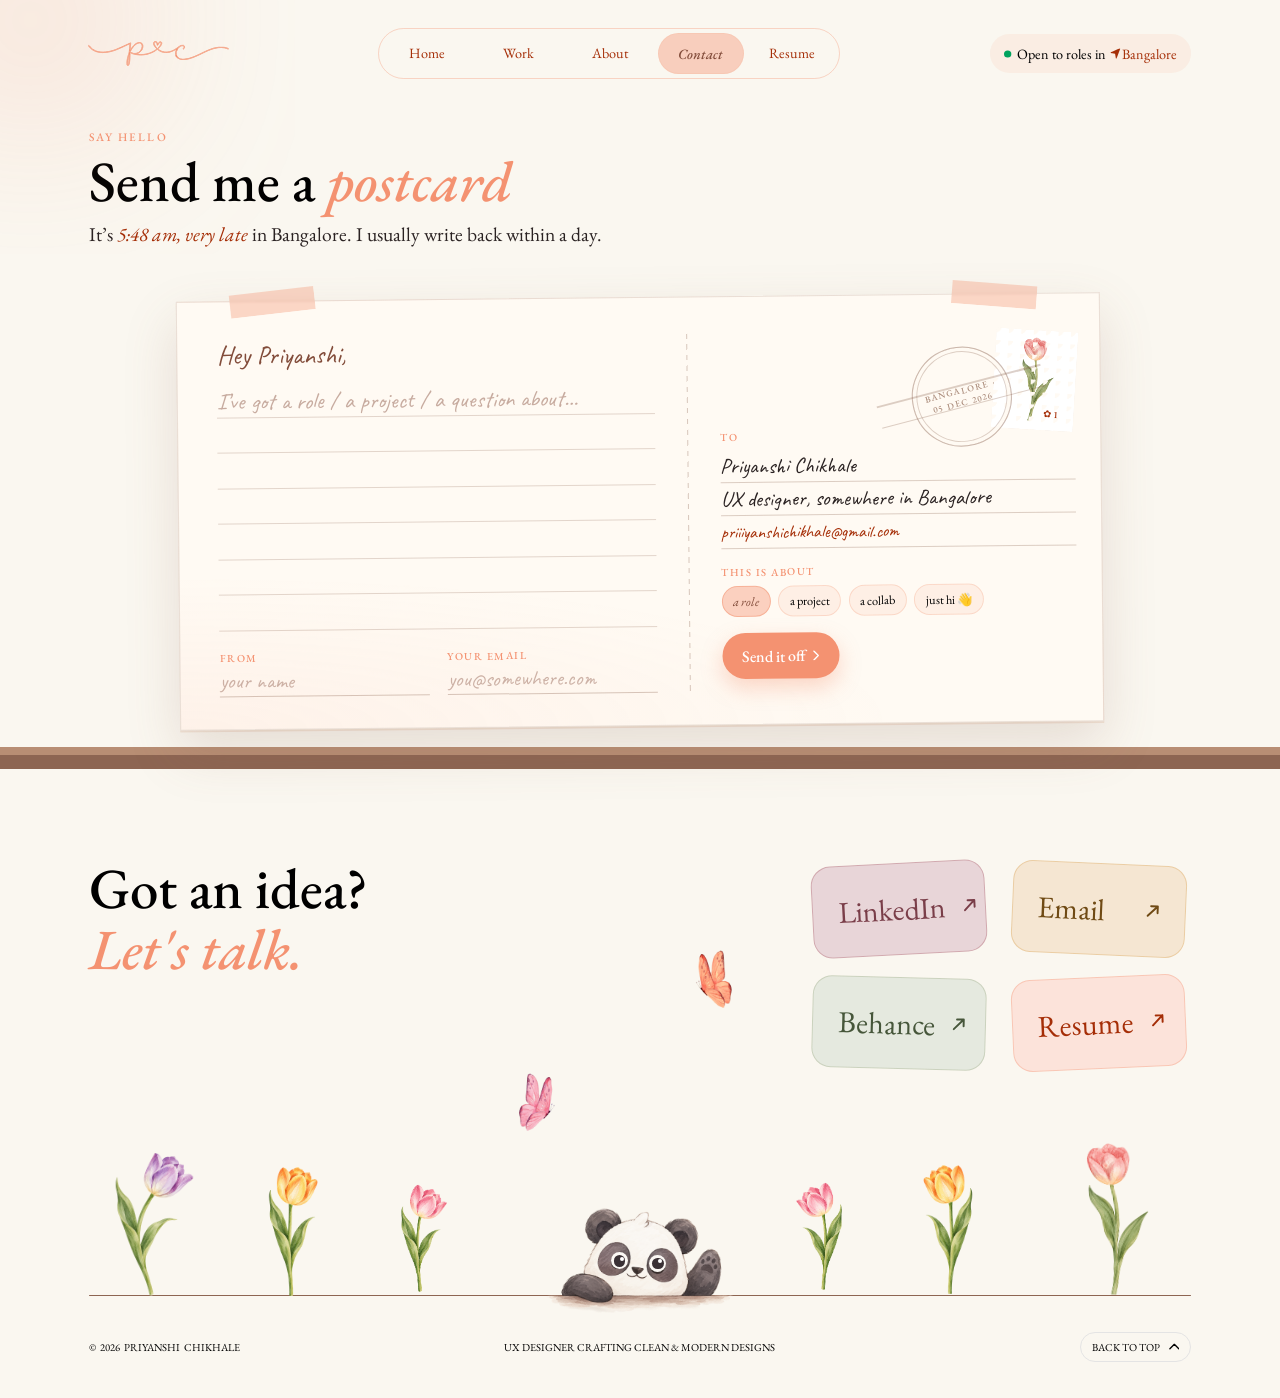
<file: contact.html>
<!doctype html>
<html lang="en">
<head>
  <meta charset="utf-8">
  <meta name="viewport" content="width=device-width, initial-scale=1">
  <title>Contact — Priyanshi Chikhale</title>
  <meta name="description" content="Send Priyanshi a postcard. Roles, projects, collabs, or just a hello.">
  <link rel="canonical" href="https://priyanshi-ux.vercel.app/contact">
  <meta name="theme-color" content="#f49271">
  <link rel="icon" href="assets/favicon.svg" type="image/svg+xml">
  <link rel="icon" href="assets/favicon-32.png" sizes="32x32" type="image/png">
  <link rel="apple-touch-icon" href="assets/apple-touch-icon.png">
  <meta property="og:type" content="website">
  <meta property="og:site_name" content="Priyanshi Chikhale">
  <meta property="og:title" content="Contact — Priyanshi Chikhale">
  <meta property="og:description" content="Send Priyanshi a postcard. Roles, projects, collabs, or just a hello.">
  <meta property="og:url" content="https://priyanshi-ux.vercel.app/contact">
  <meta property="og:image" content="https://priyanshi-ux.vercel.app/assets/og-banner.jpg">
  <meta property="og:image:width" content="1200">
  <meta property="og:image:height" content="630">
  <meta property="og:image:alt" content="Priyanshi Chikhale, UX designer — portfolio">
  <meta name="twitter:card" content="summary_large_image">
  <meta name="twitter:title" content="Contact — Priyanshi Chikhale">
  <meta name="twitter:description" content="Send Priyanshi a postcard. Roles, projects, collabs, or just a hello.">
  <meta name="twitter:image" content="https://priyanshi-ux.vercel.app/assets/og-banner.jpg">
    <link rel="canonical" href="https://priiiyanshu-7.github.io/priyanshi-portfolio/contact.html">
  <meta name="theme-color" content="#f49271">
  <link rel="icon" href="assets/favicon.svg" type="image/svg+xml">
  <link rel="icon" href="assets/favicon-32.png" sizes="32x32" type="image/png">
  <link rel="apple-touch-icon" href="assets/apple-touch-icon.png">
  <meta property="og:type" content="website">
  <meta property="og:site_name" content="Priyanshi Chikhale">
  <meta property="og:title" content="Contact — Priyanshi Chikhale">
  <meta property="og:description" content="Send Priyanshi a postcard. Roles, projects, collabs, or just a hello.">
  <meta property="og:url" content="https://priiiyanshu-7.github.io/priyanshi-portfolio/contact.html">
  <meta property="og:image" content="https://priiiyanshu-7.github.io/priyanshi-portfolio/assets/og-banner.jpg">
  <meta property="og:image:width" content="1200">
  <meta property="og:image:height" content="630">
  <meta property="og:image:alt" content="Priyanshi Chikhale, UX designer — portfolio">
  <meta name="twitter:card" content="summary_large_image">
  <meta name="twitter:title" content="Contact — Priyanshi Chikhale">
  <meta name="twitter:description" content="Send Priyanshi a postcard. Roles, projects, collabs, or just a hello.">
  <meta name="twitter:image" content="https://priiiyanshu-7.github.io/priyanshi-portfolio/assets/og-banner.jpg">
  
  <link rel="preconnect" href="https://fonts.googleapis.com">
  <link rel="preconnect" href="https://fonts.gstatic.com" crossorigin>
  <link href="https://fonts.googleapis.com/css2?family=EB+Garamond:ital,wght@0,400;0,500;1,400;1,500&family=DM+Sans:opsz,wght@9..40,500&family=Caveat:wght@500&display=swap" rel="stylesheet">
  <link rel="stylesheet" href="styles.css?v=202611051618">
  <link rel="stylesheet" href="contact.css?v=202611051618">
</head>
<body class="contact-body">
  <svg width="0" height="0" style="position:absolute" aria-hidden="true">
    <symbol id="i-chevron" viewBox="0 0 8 12"><path d="M1.5 1l5 5-5 5" fill="none" stroke="currentColor" stroke-width="1.5" stroke-linecap="round" stroke-linejoin="round"/></symbol>
    <symbol id="i-chevron-up" viewBox="0 0 12 8"><path d="M1 6.5l5-5 5 5" fill="none" stroke="currentColor" stroke-width="1.5" stroke-linecap="round" stroke-linejoin="round"/></symbol>
    <symbol id="i-arrow-ne" viewBox="0 0 16 16"><path d="M4 12 12 4M6.5 4H12v5.5" fill="none" stroke="currentColor" stroke-width="1.6" stroke-linecap="round" stroke-linejoin="round"/></symbol>
    <symbol id="i-arrow-down" viewBox="0 0 16 16"><path d="M8 3v10M3.5 8.5 8 13l4.5-4.5" fill="none" stroke="currentColor" stroke-width="1.6" stroke-linecap="round" stroke-linejoin="round"/></symbol>
  </svg>

  <div class="page">
    <header class="contact-top">
      <img class="hero__corner-glow" src="assets/nav-glow.svg" alt="" aria-hidden="true">
      <nav class="nav" aria-label="Primary">
        <a class="logo" href="./" aria-label="Priyanshi Chikhale — home"><img src="assets/logo.svg" alt=""></a>
        <button class="nav__toggle" type="button" aria-label="Open menu" aria-expanded="false" aria-controls="site-menu" data-nav-toggle>
          <span></span><span></span><span></span>
        </button>
        <div class="nav__menu" id="site-menu">
          <a class="nav__link" href="./">Home</a>
          <a class="nav__link" href="work">Work</a>
          <a class="nav__link" href="about">About</a>
          <a class="nav__link is-active" href="contact" aria-current="page">Contact</a>
          <a class="nav__link nav__link--resume" href="https://drive.google.com/file/d/1iq6MNQEgcCxA5o5cfF5c09Q_XC7gN2NG/view?usp=sharing" target="_blank" rel="noopener">Resume</a>
        </div>
        <div class="status">
          <img class="status__dot" src="assets/status-dot.svg" alt="" aria-hidden="true">
          <span class="status__text">Open to roles<span class="status__in"> in</span></span>
          <span class="status__loc">
            <span class="status__pin"><img src="assets/location-pin.svg" alt="" aria-hidden="true"></span>
            <span>Bangalore</span>
          </span>
        </div>
      </nav>
      <div class="contact-intro">
        <p class="contact-intro__eyebrow">Say hello</p>
        <h1 class="contact-intro__title">Send me a <em>postcard</em></h1>
        <p class="contact-intro__sub">It’s <span data-blr-time>a nice time</span> in Bangalore. I usually write back within a day.</p>
      </div>
    </header>

    <section class="post" aria-label="Write a postcard">
      <div class="post__desk">
        <!-- Postcards are posted to Formspree (data-endpoint); if that fails the mail app opens as a fallback. -->
        <form class="postcard" data-postcard data-endpoint="https://formspree.io/f/mdeebjlj" novalidate>
          <div class="postcard__left">
            <p class="postcard__hint">Hey Priyanshi,</p>
            <textarea class="postcard__msg" name="message" rows="7" spellcheck="false" placeholder="I’ve got a role / a project / a question about…" required aria-label="Your message"></textarea>
            <div class="postcard__from">
              <label class="postcard__field"><span>From</span><input type="text" name="name" placeholder="your name" required autocomplete="name"></label>
              <label class="postcard__field"><span>Your email</span><input type="email" name="email" placeholder="you@somewhere.com" required autocomplete="email"></label>
            </div>
          </div>
          <div class="postcard__divider" aria-hidden="true"></div>
          <div class="postcard__right">
            <div class="stamp" aria-hidden="true">
              <img loading="lazy" src="assets/flower-c.png" alt="">
              <span class="stamp__value">✿ 1</span>
            </div>
            <div class="postmark" aria-hidden="true"><span>BANGALORE · <span data-postmark-date>2026</span></span></div>
            <div class="postcard__to">
              <p class="postcard__to-label">To</p>
              <p class="postcard__to-line">Priyanshi Chikhale</p>
              <p class="postcard__to-line">UX designer, somewhere in Bangalore</p>
              <p class="postcard__to-line postcard__to-line--mail">priiiyanshichikhale@gmail.com</p>
            </div>
            <div class="postcard__topic">
              <p class="postcard__topic-label">This is about</p>
              <div class="chips">
                <label class="chip"><input type="radio" name="topic" value="a role" checked><span>a role</span></label>
                <label class="chip"><input type="radio" name="topic" value="a project"><span>a project</span></label>
                <label class="chip"><input type="radio" name="topic" value="a collab"><span>a collab</span></label>
                <label class="chip"><input type="radio" name="topic" value="just hi"><span>just hi 👋</span></label>
              </div>
            </div>
            <button type="submit" class="send">Send it off <svg class="icon icon--chevron"><use href="#i-chevron"/></svg></button>
          </div>
          <span class="postcard__tape postcard__tape--l" aria-hidden="true"></span>
          <span class="postcard__tape postcard__tape--r" aria-hidden="true"></span>
        </form>

        <div class="sent" data-sent aria-live="polite" hidden>
          <p class="sent__title">On its way! 💌</p>
          <p class="sent__body" data-sent-body>Your mail app should have opened with the postcard ready to send. If it didn’t, email me at <a href="mailto:priiiyanshichikhale@gmail.com">priiiyanshichikhale@gmail.com</a>.</p>
          <button type="button" class="pill" data-again>Write another</button>
        </div>

        <div class="courier" data-courier aria-hidden="true">
          <img class="courier__panda" src="assets/panda-shelf.png" alt="">
          <img loading="lazy" class="courier__letter" src="assets/butterfly-2.png" alt="">
        </div>
      </div>

      <div class="post__planks" aria-hidden="true"><div class="shelf__plank-top"></div><div class="shelf__plank-front"></div></div>
    </section>

    <!-- Contact / footer -->
    <footer class="section contact" id="contact" data-contact>
      <div class="contact__top">
        <h2 class="contact__headline">Got an idea?<br><em>Let's talk.</em></h2>
        
        <div class="contact__links">
          <a class="contact__card contact__card--linkedin" href="https://www.linkedin.com/in/priyanshi-chikhale-35325827b/" target="_blank" rel="noopener">LinkedIn <svg class="icon icon--arrow"><use href="#i-arrow-ne"/></svg></a>
          <a class="contact__card contact__card--email" href="mailto:priiiyanshichikhale@gmail.com">Email <svg class="icon icon--arrow"><use href="#i-arrow-ne"/></svg></a>
          <a class="contact__card contact__card--behance" href="https://www.behance.net/priyanshichikhale" target="_blank" rel="noopener">Behance <svg class="icon icon--arrow"><use href="#i-arrow-ne"/></svg></a>
          <a class="contact__card contact__card--resume" href="https://drive.google.com/file/d/1iq6MNQEgcCxA5o5cfF5c09Q_XC7gN2NG/view?usp=sharing" target="_blank" rel="noopener">Resume <svg class="icon icon--arrow"><use href="#i-arrow-ne"/></svg></a>
        </div>
        <img loading="lazy" class="contact__butterfly drift" style="--flip:-1;--d:6.5s" src="assets/butterfly-1.png" alt="" aria-hidden="true">
      </div>

      <div class="garden" aria-hidden="true">
        <div class="garden__right">
          <div class="garden__flower garden__flower--a flip"><img loading="lazy" src="assets/flower-a.png" alt=""></div>
          <div class="garden__flower garden__flower--b flip"><img loading="lazy" src="assets/flower-b.png" alt=""></div>
          <div class="garden__tilt"><div class="garden__tilt-box"><div class="garden__flower garden__flower--c"><img loading="lazy" src="assets/flower-c.png" alt=""></div></div></div>
        </div>
        <div class="garden__rule"></div>
        <div class="garden__panda" data-panda>
          <div class="garden__panda-body">
            <img loading="lazy" src="assets/panda-footer.png" alt="">
            <span class="panda-eye panda-eye--l"><span class="panda-pupil"></span></span>
            <span class="panda-eye panda-eye--r"><span class="panda-pupil"></span></span>
          </div>
        </div>
        <div class="garden__left">
          <div class="garden__flower garden__flower--d"><img loading="lazy" src="assets/flower-d.png" alt=""></div>
          <div class="garden__flower garden__flower--b"><img loading="lazy" src="assets/flower-b.png" alt=""></div>
          <div class="garden__flower garden__flower--a"><img loading="lazy" src="assets/flower-a.png" alt=""></div>
        </div>
      </div>

      <div class="footer">
        <p class="footer__copy">©&nbsp; 2026&nbsp; Priyanshi&nbsp; Chikhale</p>
        <p class="footer__tag">UX designer crafting clean &amp; modern designs</p>
        <button class="footer__top" type="button" data-back-to-top>BACK TO TOP <svg class="icon icon--up"><use href="#i-chevron-up"/></svg></button>
      </div>

      <img loading="lazy" class="contact__butterfly-2 drift" style="--flip:1;--d:8s;--delay:-3s" src="assets/butterfly-2.png" alt="" aria-hidden="true">
    </footer>

  </div>

  <script src="contact.js?v=202611051618"></script>
</body>
</html>
</file>
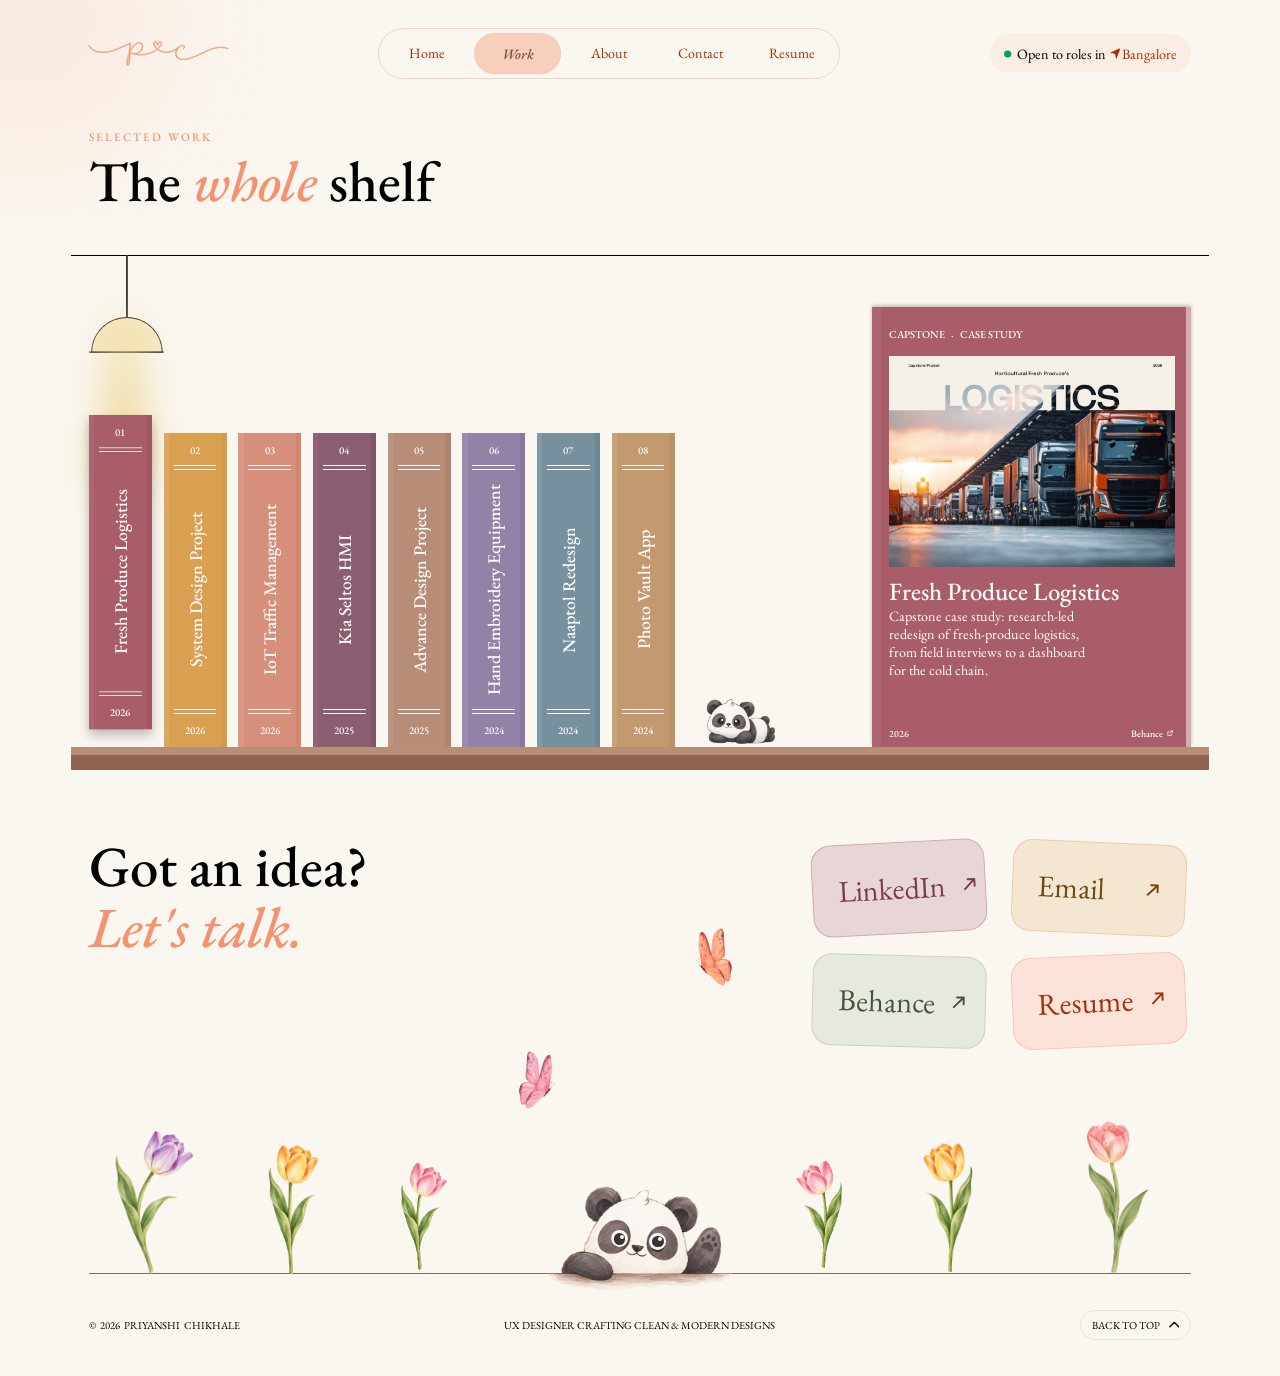
<file: work.html>
<!doctype html>
<html lang="en">
<head>
  <meta charset="utf-8">
  <meta name="viewport" content="width=device-width, initial-scale=1">
  <title>Work — Priyanshi Chikhale</title>
  <meta name="description" content="Eight projects on one shelf: capstone case studies, IoT, mobility HMI, product design and more.">
  <link rel="canonical" href="https://priyanshi-ux.vercel.app/work">
  <meta name="theme-color" content="#f49271">
  <link rel="icon" href="assets/favicon.svg" type="image/svg+xml">
  <link rel="icon" href="assets/favicon-32.png" sizes="32x32" type="image/png">
  <link rel="apple-touch-icon" href="assets/apple-touch-icon.png">
  <meta property="og:type" content="website">
  <meta property="og:site_name" content="Priyanshi Chikhale">
  <meta property="og:title" content="Work — Priyanshi Chikhale">
  <meta property="og:description" content="Eight projects on one shelf: capstone case studies, IoT, mobility HMI, product design and more.">
  <meta property="og:url" content="https://priyanshi-ux.vercel.app/work">
  <meta property="og:image" content="https://priyanshi-ux.vercel.app/assets/og-banner.jpg">
  <meta property="og:image:width" content="1200">
  <meta property="og:image:height" content="630">
  <meta property="og:image:alt" content="Priyanshi Chikhale, UX designer — portfolio">
  <meta name="twitter:card" content="summary_large_image">
  <meta name="twitter:title" content="Work — Priyanshi Chikhale">
  <meta name="twitter:description" content="Eight projects on one shelf: capstone case studies, IoT, mobility HMI, product design and more.">
  <meta name="twitter:image" content="https://priyanshi-ux.vercel.app/assets/og-banner.jpg">
  
  <link rel="preconnect" href="https://fonts.googleapis.com">
  <link rel="preconnect" href="https://fonts.gstatic.com" crossorigin>
  <link href="https://fonts.googleapis.com/css2?family=EB+Garamond:ital,wght@0,400;0,500;1,400;1,500&family=DM+Sans:opsz,wght@9..40,500&display=swap" rel="stylesheet">
  <link rel="stylesheet" href="styles.css?v=202611051526">
  <link rel="stylesheet" href="work.css?v=202611051517">
</head>
<body class="work-body">
  <svg width="0" height="0" style="position:absolute" aria-hidden="true">
    <symbol id="i-chevron" viewBox="0 0 8 12"><path d="M1.5 1l5 5-5 5" fill="none" stroke="currentColor" stroke-width="1.5" stroke-linecap="round" stroke-linejoin="round"/></symbol>
    <symbol id="i-chevron-up" viewBox="0 0 12 8"><path d="M1 6.5l5-5 5 5" fill="none" stroke="currentColor" stroke-width="1.5" stroke-linecap="round" stroke-linejoin="round"/></symbol>
    <symbol id="i-arrow-ne" viewBox="0 0 16 16"><path d="M4 12 12 4M6.5 4H12v5.5" fill="none" stroke="currentColor" stroke-width="1.6" stroke-linecap="round" stroke-linejoin="round"/></symbol>
    <symbol id="i-arrow-down" viewBox="0 0 16 16"><path d="M8 3v10M3.5 8.5 8 13l4.5-4.5" fill="none" stroke="currentColor" stroke-width="1.6" stroke-linecap="round" stroke-linejoin="round"/></symbol>
    <symbol id="i-external" viewBox="0 0 12 12"><path d="M7 1.5h3.5V5M10.5 1.5 5.5 6.5M8.5 7.5v3H1.5v-7h3" fill="none" stroke="currentColor" stroke-width="1.3" stroke-linecap="round" stroke-linejoin="round"/></symbol>
  </svg>

  <div class="page">
    <header class="work-top">
      <img class="hero__corner-glow" src="assets/nav-glow.svg" alt="" aria-hidden="true">
      <nav class="nav" aria-label="Primary">
        <a class="logo" href="./" aria-label="Priyanshi Chikhale — home"><img src="assets/logo.svg" alt=""></a>
        <button class="nav__toggle" type="button" aria-label="Open menu" aria-expanded="false" aria-controls="site-menu" data-nav-toggle>
          <span></span><span></span><span></span>
        </button>
        <div class="nav__menu" id="site-menu">
          <a class="nav__link" href="./">Home</a>
          <a class="nav__link is-active" href="work" aria-current="page">Work</a>
          <a class="nav__link" href="about">About</a>
          <a class="nav__link" href="contact">Contact</a>
          <a class="nav__link nav__link--resume" href="https://drive.google.com/file/d/1iq6MNQEgcCxA5o5cfF5c09Q_XC7gN2NG/view?usp=sharing" target="_blank" rel="noopener">Resume</a>
        </div>
        <div class="status">
          <img class="status__dot" src="assets/status-dot.svg" alt="" aria-hidden="true">
          <span class="status__text">Open to roles<span class="status__in"> in</span></span>
          <span class="status__loc">
            <span class="status__pin"><img src="assets/location-pin.svg" alt="" aria-hidden="true"></span>
            <span>Bangalore</span>
          </span>
        </div>
      </nav>
      <div class="work-intro">
        <p class="work-intro__eyebrow">Selected work</p>
        <h1 class="work-intro__title">The <em>whole</em> shelf</h1>
      </div>
    </header>

    <section class="library-work" aria-label="All projects">
      <div class="shelf-wall">
        <div class="shelf-line" aria-hidden="true"></div>
        <img class="wlamp" src="assets/lamp.svg" alt="" aria-hidden="true">
        <img class="wlamp-light" src="assets/lamp-light.svg" alt="" aria-hidden="true">
      <div class="wshelf" data-shelf="1">
        <ul class="shelf__books wshelf__books">
          <li class="book" data-index="1"
              data-tags="CAPSTONE · CASE STUDY" data-title="Fresh Produce Logistics"
              data-desc="Capstone case study: research-led redesign of fresh-produce logistics, from field interviews to a dashboard for the cold chain."
              data-year="2026" data-link="https://www.behance.net/gallery/253405315/Capstone-project-Fresh-Produce-Logistics-(Case-Study)" data-link-label="Behance" data-cover="assets/covers/capstone.jpg" style="--i:1;--edge-l:#ad6671;--spine:#a85d68;--edge-r:#9f5660">
            <a href="https://www.behance.net/gallery/253405315/Capstone-project-Fresh-Produce-Logistics-(Case-Study)" class="book__inner" target="_blank" rel="noopener">
              <span class="book__edge" style="background:var(--edge-l)"></span>
              <span class="book__spine">
                <span class="book__num">01</span>
                <span class="book__lines"><img src="assets/book-lines.svg" alt=""></span>
                <span class="book__title"><span>Fresh Produce Logistics</span></span>
                <span class="book__lines"><img src="assets/book-lines.svg" alt=""></span>
                <span class="book__num">2026</span>
              </span>
              <span class="book__edge" style="background:var(--edge-r)"></span>
            </a>
          </li>
          <li class="book" data-index="2"
              data-tags="UI/UX · MOBILE · CASE STUDY" data-title="System Design Project"
              data-desc="A mobile app designed end to end as a system: research, flows, components and a Figma library that holds together."
              data-year="2026" data-link="https://www.behance.net/gallery/253383055/System-Design-Project" data-link-label="Behance" data-cover="assets/covers/system-design.jpg" style="--i:2;--edge-l:#dca860;--spine:#d9a052;--edge-r:#d79a47">
            <a href="https://www.behance.net/gallery/253383055/System-Design-Project" class="book__inner" target="_blank" rel="noopener">
              <span class="book__edge" style="background:var(--edge-l)"></span>
              <span class="book__spine">
                <span class="book__num">02</span>
                <span class="book__lines"><img src="assets/book-lines.svg" alt=""></span>
                <span class="book__title"><span>System Design Project</span></span>
                <span class="book__lines"><img src="assets/book-lines.svg" alt=""></span>
                <span class="book__num">2026</span>
              </span>
              <span class="book__edge" style="background:var(--edge-r)"></span>
            </a>
          </li>
          <li class="book" data-index="3"
              data-tags="IOT · UX · RESEARCH" data-title="IoT Traffic Management"
              data-desc="Designing the experience around a connected traffic-management system, from sensors to the operator’s screen."
              data-year="2026" data-link="https://www.behance.net/gallery/253371563/IOT-Design-Traffic-Management" data-link-label="Behance" data-cover="assets/covers/iot-traffic.jpg" style="--i:3;--edge-l:#da9986;--spine:#d68f7b;--edge-r:#d2856f">
            <a href="https://www.behance.net/gallery/253371563/IOT-Design-Traffic-Management" class="book__inner" target="_blank" rel="noopener">
              <span class="book__edge" style="background:var(--edge-l)"></span>
              <span class="book__spine">
                <span class="book__num">03</span>
                <span class="book__lines"><img src="assets/book-lines.svg" alt=""></span>
                <span class="book__title"><span>IoT Traffic Management</span></span>
                <span class="book__lines"><img src="assets/book-lines.svg" alt=""></span>
                <span class="book__num">2026</span>
              </span>
              <span class="book__edge" style="background:var(--edge-r)"></span>
            </a>
          </li>
          <li class="book" data-index="4"
              data-tags="MOBILITY · HMI · SPRINT" data-title="Kia Seltos HMI"
              data-desc="A futuristic in-car HMI concept for the Kia Seltos, made in a UX sprint with a small team."
              data-year="2025" data-link="https://www.behance.net/gallery/232250723/Futuristic-HMI-for-Kia-Seltos-UX-in-Mobility" data-link-label="Behance" data-cover="assets/covers/kia-hmi.jpg" style="--i:4;--edge-l:#936276;--spine:#8b5d70;--edge-r:#805667">
            <a href="https://www.behance.net/gallery/232250723/Futuristic-HMI-for-Kia-Seltos-UX-in-Mobility" class="book__inner" target="_blank" rel="noopener">
              <span class="book__edge" style="background:var(--edge-l)"></span>
              <span class="book__spine">
                <span class="book__num">04</span>
                <span class="book__lines"><img src="assets/book-lines.svg" alt=""></span>
                <span class="book__title"><span>Kia Seltos HMI</span></span>
                <span class="book__lines"><img src="assets/book-lines.svg" alt=""></span>
                <span class="book__num">2025</span>
              </span>
              <span class="book__edge" style="background:var(--edge-r)"></span>
            </a>
          </li>
          <li class="book" data-index="5"
              data-tags="UX · MOBILE · CASE STUDY" data-title="Advance Design Project"
              data-desc="An advanced design studio project: a mobile case study taken from problem framing through to polished UI."
              data-year="2025" data-link="https://www.behance.net/gallery/219089787/Advance-Design-Project" data-link-label="Behance" data-cover="assets/covers/advance-design.jpg" style="--i:5;--edge-l:#bc9481;--spine:#b78d78;--edge-r:#b1836d">
            <a href="https://www.behance.net/gallery/219089787/Advance-Design-Project" class="book__inner" target="_blank" rel="noopener">
              <span class="book__edge" style="background:var(--edge-l)"></span>
              <span class="book__spine">
                <span class="book__num">05</span>
                <span class="book__lines"><img src="assets/book-lines.svg" alt=""></span>
                <span class="book__title"><span>Advance Design Project</span></span>
                <span class="book__lines"><img src="assets/book-lines.svg" alt=""></span>
                <span class="book__num">2025</span>
              </span>
              <span class="book__edge" style="background:var(--edge-r)"></span>
            </a>
          </li>
          <li class="book" data-index="6"
              data-tags="PRODUCT · PATENT" data-title="Hand Embroidery Equipment"
              data-desc="A hand-embroidery tool designed from the maker’s hands up, now registered with the patent office."
              data-year="2024" data-link="https://www.behance.net/gallery/210210285/Hand-Embroidery-Equipment" data-link-label="Behance" data-cover="assets/covers/hand-embroidery.jpg" style="--i:6;--edge-l:#9c8bb0;--spine:#9382a8;--edge-r:#8a789f">
            <a href="https://www.behance.net/gallery/210210285/Hand-Embroidery-Equipment" class="book__inner" target="_blank" rel="noopener">
              <span class="book__edge" style="background:var(--edge-l)"></span>
              <span class="book__spine">
                <span class="book__num">06</span>
                <span class="book__lines"><img src="assets/book-lines.svg" alt=""></span>
                <span class="book__title"><span>Hand Embroidery Equipment</span></span>
                <span class="book__lines"><img src="assets/book-lines.svg" alt=""></span>
                <span class="book__num">2024</span>
              </span>
              <span class="book__edge" style="background:var(--edge-r)"></span>
            </a>
          </li>
          <li class="book" data-index="7"
              data-tags="UX · CASE STUDY" data-title="Naaptol Redesign"
              data-desc="A UX case study redesigning the Naaptol shopping experience for trust and speed."
              data-year="2024" data-link="https://www.behance.net/gallery/207977121/Naaptol-Redesign-A-UX-case-Study" data-link-label="Behance" data-cover="assets/covers/naaptol.jpg" style="--i:7;--edge-l:#7f9aa6;--spine:#76919d;--edge-r:#6d8894">
            <a href="https://www.behance.net/gallery/207977121/Naaptol-Redesign-A-UX-case-Study" class="book__inner" target="_blank" rel="noopener">
              <span class="book__edge" style="background:var(--edge-l)"></span>
              <span class="book__spine">
                <span class="book__num">07</span>
                <span class="book__lines"><img src="assets/book-lines.svg" alt=""></span>
                <span class="book__title"><span>Naaptol Redesign</span></span>
                <span class="book__lines"><img src="assets/book-lines.svg" alt=""></span>
                <span class="book__num">2024</span>
              </span>
              <span class="book__edge" style="background:var(--edge-r)"></span>
            </a>
          </li>
          <li class="book" data-index="8"
              data-tags="UI · FIGMA" data-title="Photo Vault App"
              data-desc="A UI project for a private photo vault app, focused on calm, clear visual design."
              data-year="2024" data-link="https://www.behance.net/gallery/207858595/Photo-Vault-App-UI-Project" data-link-label="Behance" data-cover="assets/covers/photo-vault.jpg" style="--i:8;--edge-l:#c9a27a;--spine:#c39a70;--edge-r:#bb9166">
            <a href="https://www.behance.net/gallery/207858595/Photo-Vault-App-UI-Project" class="book__inner" target="_blank" rel="noopener">
              <span class="book__edge" style="background:var(--edge-l)"></span>
              <span class="book__spine">
                <span class="book__num">08</span>
                <span class="book__lines"><img src="assets/book-lines.svg" alt=""></span>
                <span class="book__title"><span>Photo Vault App</span></span>
                <span class="book__lines"><img src="assets/book-lines.svg" alt=""></span>
                <span class="book__num">2024</span>
              </span>
              <span class="book__edge" style="background:var(--edge-r)"></span>
            </a>
          </li>
        </ul>
        <div class="shelf__panda" data-shelf-panda aria-hidden="true"><img src="assets/panda-shelf.png" alt=""><span class="shelf__panda-bubble"></span></div>
        <div class="shelf__planks wshelf__planks" aria-hidden="true"><div class="shelf__plank-top"></div><div class="shelf__plank-front"></div></div>
      </div>
      </div>

      <!-- Phone layout: one cover card per project -->
      <div class="mgrid" aria-label="All projects">
        <a class="featured mcard" href="https://www.behance.net/gallery/253405315/Capstone-project-Fresh-Produce-Logistics-(Case-Study)" target="_blank" rel="noopener" style="--spine:#a85d68;--edge-l:#ad6671">
          <span class="featured__strip featured__strip--l" aria-hidden="true"></span>
          <span class="featured__strip featured__strip--r" aria-hidden="true"></span>
          <span class="featured__content">
            <span class="featured__tags"><span>CAPSTONE</span><span class="featured__dot">·</span><span>CASE STUDY</span></span>
            <span class="featured__cover"><img loading="lazy" src="assets/covers/capstone.jpg" alt="Fresh Produce Logistics cover"></span>
            <span class="featured__title">Fresh Produce Logistics</span>
            <span class="featured__desc">Capstone case study: research-led redesign of fresh-produce logistics, from field interviews to a dashboard for the cold chain.</span>
            <span class="featured__meta"><span>2026</span><span class="featured__link">Behance <span class="featured__ext"><svg class="icon icon--ext"><use href="#i-external"/></svg></span></span></span>
          </span>
        </a>
        <a class="featured mcard" href="https://www.behance.net/gallery/253383055/System-Design-Project" target="_blank" rel="noopener" style="--spine:#d9a052;--edge-l:#dca860">
          <span class="featured__strip featured__strip--l" aria-hidden="true"></span>
          <span class="featured__strip featured__strip--r" aria-hidden="true"></span>
          <span class="featured__content">
            <span class="featured__tags"><span>UI/UX</span><span class="featured__dot">·</span><span>MOBILE</span><span class="featured__dot">·</span><span>CASE STUDY</span></span>
            <span class="featured__cover"><img loading="lazy" src="assets/covers/system-design.jpg" alt="System Design Project cover"></span>
            <span class="featured__title">System Design Project</span>
            <span class="featured__desc">A mobile app designed end to end as a system: research, flows, components and a Figma library that holds together.</span>
            <span class="featured__meta"><span>2026</span><span class="featured__link">Behance <span class="featured__ext"><svg class="icon icon--ext"><use href="#i-external"/></svg></span></span></span>
          </span>
        </a>
        <a class="featured mcard" href="https://www.behance.net/gallery/253371563/IOT-Design-Traffic-Management" target="_blank" rel="noopener" style="--spine:#d68f7b;--edge-l:#da9986">
          <span class="featured__strip featured__strip--l" aria-hidden="true"></span>
          <span class="featured__strip featured__strip--r" aria-hidden="true"></span>
          <span class="featured__content">
            <span class="featured__tags"><span>IOT</span><span class="featured__dot">·</span><span>UX</span><span class="featured__dot">·</span><span>RESEARCH</span></span>
            <span class="featured__cover"><img loading="lazy" src="assets/covers/iot-traffic.jpg" alt="IoT Traffic Management cover"></span>
            <span class="featured__title">IoT Traffic Management</span>
            <span class="featured__desc">Designing the experience around a connected traffic-management system, from sensors to the operator’s screen.</span>
            <span class="featured__meta"><span>2026</span><span class="featured__link">Behance <span class="featured__ext"><svg class="icon icon--ext"><use href="#i-external"/></svg></span></span></span>
          </span>
        </a>
        <a class="featured mcard" href="https://www.behance.net/gallery/232250723/Futuristic-HMI-for-Kia-Seltos-UX-in-Mobility" target="_blank" rel="noopener" style="--spine:#8b5d70;--edge-l:#936276">
          <span class="featured__strip featured__strip--l" aria-hidden="true"></span>
          <span class="featured__strip featured__strip--r" aria-hidden="true"></span>
          <span class="featured__content">
            <span class="featured__tags"><span>MOBILITY</span><span class="featured__dot">·</span><span>HMI</span><span class="featured__dot">·</span><span>SPRINT</span></span>
            <span class="featured__cover"><img loading="lazy" src="assets/covers/kia-hmi.jpg" alt="Kia Seltos HMI cover"></span>
            <span class="featured__title">Kia Seltos HMI</span>
            <span class="featured__desc">A futuristic in-car HMI concept for the Kia Seltos, made in a UX sprint with a small team.</span>
            <span class="featured__meta"><span>2025</span><span class="featured__link">Behance <span class="featured__ext"><svg class="icon icon--ext"><use href="#i-external"/></svg></span></span></span>
          </span>
        </a>
        <a class="featured mcard" href="https://www.behance.net/gallery/219089787/Advance-Design-Project" target="_blank" rel="noopener" style="--spine:#b78d78;--edge-l:#bc9481">
          <span class="featured__strip featured__strip--l" aria-hidden="true"></span>
          <span class="featured__strip featured__strip--r" aria-hidden="true"></span>
          <span class="featured__content">
            <span class="featured__tags"><span>UX</span><span class="featured__dot">·</span><span>MOBILE</span><span class="featured__dot">·</span><span>CASE STUDY</span></span>
            <span class="featured__cover"><img loading="lazy" src="assets/covers/advance-design.jpg" alt="Advance Design Project cover"></span>
            <span class="featured__title">Advance Design Project</span>
            <span class="featured__desc">An advanced design studio project: a mobile case study taken from problem framing through to polished UI.</span>
            <span class="featured__meta"><span>2025</span><span class="featured__link">Behance <span class="featured__ext"><svg class="icon icon--ext"><use href="#i-external"/></svg></span></span></span>
          </span>
        </a>
        <a class="featured mcard" href="https://www.behance.net/gallery/210210285/Hand-Embroidery-Equipment" target="_blank" rel="noopener" style="--spine:#9382a8;--edge-l:#9c8bb0">
          <span class="featured__strip featured__strip--l" aria-hidden="true"></span>
          <span class="featured__strip featured__strip--r" aria-hidden="true"></span>
          <span class="featured__content">
            <span class="featured__tags"><span>PRODUCT</span><span class="featured__dot">·</span><span>PATENT</span></span>
            <span class="featured__cover"><img loading="lazy" src="assets/covers/hand-embroidery.jpg" alt="Hand Embroidery Equipment cover"></span>
            <span class="featured__title">Hand Embroidery Equipment</span>
            <span class="featured__desc">A hand-embroidery tool designed from the maker’s hands up, now registered with the patent office.</span>
            <span class="featured__meta"><span>2024</span><span class="featured__link">Behance <span class="featured__ext"><svg class="icon icon--ext"><use href="#i-external"/></svg></span></span></span>
          </span>
        </a>
        <a class="featured mcard" href="https://www.behance.net/gallery/207977121/Naaptol-Redesign-A-UX-case-Study" target="_blank" rel="noopener" style="--spine:#76919d;--edge-l:#7f9aa6">
          <span class="featured__strip featured__strip--l" aria-hidden="true"></span>
          <span class="featured__strip featured__strip--r" aria-hidden="true"></span>
          <span class="featured__content">
            <span class="featured__tags"><span>UX</span><span class="featured__dot">·</span><span>CASE STUDY</span></span>
            <span class="featured__cover"><img loading="lazy" src="assets/covers/naaptol.jpg" alt="Naaptol Redesign cover"></span>
            <span class="featured__title">Naaptol Redesign</span>
            <span class="featured__desc">A UX case study redesigning the Naaptol shopping experience for trust and speed.</span>
            <span class="featured__meta"><span>2024</span><span class="featured__link">Behance <span class="featured__ext"><svg class="icon icon--ext"><use href="#i-external"/></svg></span></span></span>
          </span>
        </a>
        <a class="featured mcard" href="https://www.behance.net/gallery/207858595/Photo-Vault-App-UI-Project" target="_blank" rel="noopener" style="--spine:#c39a70;--edge-l:#c9a27a">
          <span class="featured__strip featured__strip--l" aria-hidden="true"></span>
          <span class="featured__strip featured__strip--r" aria-hidden="true"></span>
          <span class="featured__content">
            <span class="featured__tags"><span>UI</span><span class="featured__dot">·</span><span>FIGMA</span></span>
            <span class="featured__cover"><img loading="lazy" src="assets/covers/photo-vault.jpg" alt="Photo Vault App cover"></span>
            <span class="featured__title">Photo Vault App</span>
            <span class="featured__desc">A UI project for a private photo vault app, focused on calm, clear visual design.</span>
            <span class="featured__meta"><span>2024</span><span class="featured__link">Behance <span class="featured__ext"><svg class="icon icon--ext"><use href="#i-external"/></svg></span></span></span>
          </span>
        </a>
      </div>

      <aside class="work-card">
        <article class="featured featured--clickable" data-featured-card style="--spine:#a85d68;--edge-l:#ad6671">
          <span class="featured__strip featured__strip--l" aria-hidden="true"></span>
          <span class="featured__strip featured__strip--r" aria-hidden="true"></span>
          <div class="featured__content" data-featured-content>
            <p class="featured__tags" data-featured-tags><span>CAPSTONE</span><span class="featured__dot">·</span><span>CASE STUDY</span></p>
            <div class="featured__body">
              <div class="featured__cover"><img loading="lazy" data-featured-cover src="assets/covers/capstone.jpg" alt="Fresh Produce Logistics cover"></div>
              <div class="featured__info">
                <div class="featured__text">
                  <h3 class="featured__title" data-featured-title>Fresh Produce Logistics</h3>
                  <p class="featured__desc" data-featured-desc>Capstone case study: research-led redesign of fresh-produce logistics, from field interviews to a dashboard for the cold chain.</p>
                </div>
                <div class="featured__meta">
                  <span data-featured-year>2026</span>
                  <a class="featured__link" data-featured-link href="https://www.behance.net/gallery/253405315/Capstone-project-Fresh-Produce-Logistics-(Case-Study)" target="_blank" rel="noopener"><span data-featured-link-label>Behance</span> <span class="featured__ext"><svg class="icon icon--ext"><use href="#i-external"/></svg></span></a>
                </div>
              </div>
            </div>
          </div>
        </article>
      </aside>
    </section>

    <!-- Contact / footer -->
    <footer class="section contact" id="contact" data-contact>
      <div class="contact__top">
        <h2 class="contact__headline">Got an idea?<br><em>Let's talk.</em></h2>
        
        <div class="contact__links">
          <a class="contact__card contact__card--linkedin" href="https://www.linkedin.com/in/priyanshi-chikhale-35325827b/" target="_blank" rel="noopener">LinkedIn <svg class="icon icon--arrow"><use href="#i-arrow-ne"/></svg></a>
          <a class="contact__card contact__card--email" href="mailto:priiiyanshichikhale@gmail.com">Email <svg class="icon icon--arrow"><use href="#i-arrow-ne"/></svg></a>
          <a class="contact__card contact__card--behance" href="https://www.behance.net/priyanshichikhale" target="_blank" rel="noopener">Behance <svg class="icon icon--arrow"><use href="#i-arrow-ne"/></svg></a>
          <a class="contact__card contact__card--resume" href="https://drive.google.com/file/d/1iq6MNQEgcCxA5o5cfF5c09Q_XC7gN2NG/view?usp=sharing" target="_blank" rel="noopener">Resume <svg class="icon icon--arrow"><use href="#i-arrow-ne"/></svg></a>
        </div>
        <img loading="lazy" class="contact__butterfly drift" style="--flip:-1;--d:6.5s" src="assets/butterfly-1.png" alt="" aria-hidden="true">
      </div>

      <div class="garden" aria-hidden="true">
        <div class="garden__right">
          <div class="garden__flower garden__flower--a flip"><img loading="lazy" src="assets/flower-a.png" alt=""></div>
          <div class="garden__flower garden__flower--b flip"><img loading="lazy" src="assets/flower-b.png" alt=""></div>
          <div class="garden__tilt"><div class="garden__tilt-box"><div class="garden__flower garden__flower--c"><img loading="lazy" src="assets/flower-c.png" alt=""></div></div></div>
        </div>
        <div class="garden__rule"></div>
        <div class="garden__panda" data-panda>
          <div class="garden__panda-body">
            <img loading="lazy" src="assets/panda-footer.png" alt="">
            <span class="panda-eye panda-eye--l"><span class="panda-pupil"></span></span>
            <span class="panda-eye panda-eye--r"><span class="panda-pupil"></span></span>
          </div>
        </div>
        <div class="garden__left">
          <div class="garden__flower garden__flower--d"><img loading="lazy" src="assets/flower-d.png" alt=""></div>
          <div class="garden__flower garden__flower--b"><img loading="lazy" src="assets/flower-b.png" alt=""></div>
          <div class="garden__flower garden__flower--a"><img loading="lazy" src="assets/flower-a.png" alt=""></div>
        </div>
      </div>

      <div class="footer">
        <p class="footer__copy">©&nbsp; 2026&nbsp; Priyanshi&nbsp; Chikhale</p>
        <p class="footer__tag">UX designer crafting clean &amp; modern designs</p>
        <button class="footer__top" type="button" data-back-to-top>BACK TO TOP <svg class="icon icon--up"><use href="#i-chevron-up"/></svg></button>
      </div>

      <img loading="lazy" class="contact__butterfly-2 drift" style="--flip:1;--d:8s;--delay:-3s" src="assets/butterfly-2.png" alt="" aria-hidden="true">
    </footer>

  </div>

  <script src="work.js?v=202611051524"></script>
</body>
</html>
</file>
<file: styles.css>
/* ---------- Tokens ---------- */
:root {
  --bg: #faf7f0;
  --peach: #f49271;
  --peach-10: rgba(244, 146, 113, 0.1);
  --peach-36: rgba(244, 146, 113, 0.36);
  --peach-40: rgba(244, 146, 113, 0.4);
  --rust: #a52e07;
  --rust-dark: #824c3a;
  --plank: #8d6552;
  --plank-light: #b88e74;
  --grey: #828282;
  --serif: 'EB Garamond', 'Garamond', Georgia, serif;
  --sans: 'DM Sans', system-ui, -apple-system, sans-serif;
}

/* ---------- Base ---------- */
*, *::before, *::after { box-sizing: border-box; margin: 0; padding: 0; }
html { scroll-behavior: smooth; }
/* anchored sections stop just below the floating nav bar */
[id] { scroll-margin-top: 72px; }
body {
  background: var(--bg);
  color: #000;
  font-family: var(--serif);
  font-size: 16px;
  line-height: normal;
  -webkit-font-smoothing: antialiased;
  overflow-x: hidden;
}
img { display: block; }
a { color: inherit; text-decoration: none; }
button { font: inherit; color: inherit; background: none; border: 0; cursor: pointer; }
ul { list-style: none; }
h1, h2, h3 { font-weight: 500; }
.icon { display: block; flex-shrink: 0; }
.icon--chevron { width: 8px; height: 12px; }
.icon--arrow { width: 22px; height: 22px; }
.icon--arrow-sm { width: 14px; height: 14px; }
.icon--up { width: 12px; height: 8px; }
.icon--ext { width: 7px; height: 7px; }

.page {
  width: 100%;
  min-width: 1440px;
  margin: 0 auto;
  position: relative;
  display: flex;
  flex-direction: column;
  align-items: flex-start;
}

/* ---------- Pills ---------- */
.pill {
  display: inline-flex;
  align-items: center;
  justify-content: center;
  gap: 8px;
  padding: 12px 16px;
  border-radius: 38px;
  background: var(--peach-10);
  font-size: 16px;
  white-space: nowrap;
  transition: background-color .2s ease;
}
.pill:hover { background: rgba(244, 146, 113, 0.22); }

/* ---------- Hero ---------- */
.hero {
  position: relative;
  width: 100%;
  background: var(--bg);
  border-radius: 0 0 56px 56px;
  overflow: hidden;
  display: grid;
  grid-template-columns: minmax(0, 1fr);
  grid-template-rows: auto minmax(637px, 1fr);
  row-gap: 12px;
  min-height: var(--hero-min, calc(100vh - 55px)); /* 55px = marquee height; JS sets --hero-min when the page is scaled */
}

.nav {
  position: relative;
  display: flex;
  align-items: center;
  justify-content: space-between;
  padding: 32px 100px;
  width: 100%;
  max-width: 1440px;
  margin: 0 auto;
}
/* Once scrolled past, the nav comes back as a compact floating bar whenever you scroll up. */
.nav.is-floating {
  position: fixed;
  top: 0; left: 0; right: 0;
  max-width: none;
  padding: 10px 100px;
  background: rgba(250, 247, 240, .88);
  backdrop-filter: blur(14px);
  -webkit-backdrop-filter: blur(14px);
  border-bottom: 1px solid rgba(244, 146, 113, .22);
  z-index: 500;
  transform: translateY(-110%);
  transition: transform .35s cubic-bezier(.2, .8, .2, 1);
}
.nav.is-floating.is-shown { transform: translateY(0); }
.nav.is-floating .nav__menu { padding: 3px; }
.nav.is-floating .nav__link { padding: 9px 12px; font-size: 15px; }
.nav.is-floating .nav__link.is-active { padding: 9px 12px; }
.nav.is-floating .status { padding: 9px 14px; font-size: 14px; }
.nav.is-floating .logo { width: 130px; height: 22.7px; }
.nav.is-floating .logo img { width: 131px; height: 23.6px; }
.nav-spacer { display: none; }
.nav-spacer.is-on { display: block; }
.hero__corner-glow {
  position: absolute;
  left: -263px;
  top: -263px;
  width: 595px;
  height: 571px;
  max-width: none;
  pointer-events: none;
}
.logo { position: relative; width: 157px; height: 27.46px; flex-shrink: 0; }
.logo img { width: 158.05px; height: 28.46px; max-width: none; margin: -0.5px 0 0 -0.5px; }

.nav__menu {
  display: flex;
  align-items: flex-start;
  gap: 4px;
  width: 520px;
  padding: 4px;
  border: 1px solid var(--peach-36);
  border-radius: 38px;
  overflow: hidden;
  flex-shrink: 0;
}
.nav__link {
  flex: 1 0 0;
  min-width: 1px;
  display: flex;
  align-items: center;
  justify-content: center;
  padding: 12px 14px;
  border-radius: 38px;
  color: var(--rust);
  font-size: 16px;
  white-space: nowrap;
  transition: background-color .2s ease;
}
.nav__link:hover { background: var(--peach-10); }
.nav__link.is-active {
  padding: 12px;
  background: var(--peach-40);
  border: 1px solid rgba(244, 146, 113, 0.1);
  color: var(--rust-dark);
  font-weight: 500;
  font-style: italic;
}

.nav__toggle { display: none; }
.status {
  display: flex;
  align-items: center;
  justify-content: center;
  gap: 2px;
  padding: 12px 16px;
  border-radius: 38px;
  background: var(--peach-10);
  font-size: 16px;
  white-space: nowrap;
  flex-shrink: 0;
}
.status__dot { width: 12px; height: 16px; }
.status__loc { display: flex; align-items: center; color: var(--rust); }
.status__pin { width: 16px; height: 16px; display: flex; align-items: center; justify-content: center; }
.status__pin img { width: 14px; height: 14px; }

.hero__body {
  display: flex;
  align-items: center;
  justify-content: space-between;
  padding: 0 100px;
  width: 100%;
  max-width: 1440px;
  margin: 0 auto;
}
.hero__text {
  flex: 1 0 0;
  min-width: 1px;
  display: flex;
  flex-direction: column;
  gap: 72px;
}
.hero__heading { display: flex; flex-direction: column; align-items: flex-start; width: 100%; }
.hero__greeting { font-size: 44px; width: 100%; }
.hero__name {
  font-size: 160px;
  font-weight: 500;
  color: var(--peach);
  white-space: nowrap;
  line-height: normal;
  text-box: trim-both cap alphabetic;
}
@supports not (text-box: trim-both cap alphabetic) {
  .hero__name { line-height: 0.65; }
}
.hero__intro { display: flex; flex-direction: column; gap: 16px; width: 100%; }
.hero__tagline { font-size: 24px; line-height: 1.35; max-width: 560px; }
.hero__tagline--at { font-size: 18px; color: #8d6552; margin-top: -4px; }
.hero__brands { display: flex; align-items: center; gap: 8px; }
.hero__brand {
  display: flex;
  flex-direction: column;
  align-items: flex-start;
  height: 36.02px;
  padding: 4px 7px;
}
.hero__brand--center { align-items: center; justify-content: center; }
.hero__brand img { max-width: none; }

.hero__art {
  flex: 1 0 0;
  min-width: 1px;
  height: 637px;
  position: relative;
  align-self: flex-end;
}
.hero__glow {
  position: absolute;
  pointer-events: none;
  left: -119px;
  top: -148px;
  width: 927px;
  height: 927px;
  max-width: none;
}
.hero__tulips {
  position: absolute;
  left: 245px;
  top: -20px;
  width: 405px;
  height: 906px;
  overflow: hidden;
  pointer-events: none;
  transform-origin: 50% 100%;
  animation: tulip-sway 7s ease-in-out infinite;
}
.hero__tulips img {
  position: absolute;
  left: -0.07%;
  top: -8.61%;
  width: 100.15%;
  height: 108.61%;
  max-width: none;
}
@keyframes tulip-sway {
  0%, 100% { transform: rotate(-1.1deg); }
  50%      { transform: rotate(1.1deg); }
}
.hero__portrait {
  position: absolute;
  left: 27px;
  top: 190px;    /* bottom edge stays at 642px, the whole head is visible */
  width: 513px;
  cursor: pointer;
}
.hero__portrait img { width: 100%; height: auto; display: block; }
.hero__bubble {
  position: absolute;
  left: -20px;
  top: 36px;
  width: 240px;
  padding: 16px 20px 18px;
  background: #fff;
  border: 1px solid var(--peach-36);
  border-radius: 24px;
  box-shadow: 0 12px 30px rgba(141, 101, 82, 0.16);
  color: #2a2222;
  font-size: 17px;
  line-height: 1.35;
  opacity: 0;
  transform: translateY(8px) scale(0.9);
  transform-origin: 90% 110%;
  transition: opacity .22s ease, transform .4s cubic-bezier(.34, 1.56, .64, 1);
  pointer-events: none;
  z-index: 2;
}
/* two little thought dots trailing down toward her head */
.hero__bubble::before,
.hero__bubble::after {
  content: "";
  position: absolute;
  border-radius: 50%;
  background: #fff;
  border: 1px solid var(--peach-36);
  box-shadow: 0 6px 14px rgba(141, 101, 82, 0.12);
}
.hero__bubble::after { right: 4px; bottom: -14px; width: 13px; height: 13px; }
.hero__bubble::before { right: -10px; bottom: -30px; width: 8px; height: 8px; }
.hero__bubble-title {
  margin-bottom: 4px;
  font-size: 22px;
  font-weight: 500;
  font-style: italic;
  color: var(--peach);
}
.hero__art.is-greeting .hero__bubble { opacity: 1; transform: none; }

/* ---------- Marquee ---------- */
.marquee {
  width: 100%;
  background: var(--peach);
  overflow: hidden;
  display: flex;
  align-items: flex-start;
}
.marquee__track {
  display: flex;
  align-items: flex-start;
  flex-shrink: 0;
  animation: marquee 32s linear infinite;
}
.marquee:hover .marquee__track { animation-play-state: paused; }
.marquee__item, .marquee__dot {
  display: flex;
  align-items: center;
  justify-content: center;
  padding: 12px 56px;
  font-size: 24px;
  color: #fff;
  white-space: nowrap;
}
.marquee__dot { padding: 12px 0; }
@keyframes marquee { to { transform: translateX(-100%); } }
@media (prefers-reduced-motion: reduce) {
  .marquee__track { animation: none; }
  .shelf__lamp, .shelf__lamp-light, .featured, .featured__strip, .featured__content, .book { transition: none; }
  .contact__card, .panda-pupil, .hero__bubble, .hero__portrait, .shelf__panda-bubble, .nav.is-floating { transition: none; }
  .shelf__panda img, .shelf__panda img.is-hop, .shelf__panda img.is-peek, .shelf__panda img.is-wiggle, .shelf__heart { animation: none; }
  .chapter__top, .timeline__track { transition: none; opacity: 1; transform: none; clip-path: none; }
  .hero__tulips, .garden__flower img, .drift, .chapter__plant, .achievements.is-visible .achievement__img { animation: none; }
  .achievement__art, .achievement__text { transition: none; opacity: 1; transform: none; }
  .chapter__plant-img, .journey.is-visible .chapter__plant-img, .journey.is-visible .chapter:hover .chapter__plant-img { animation: none; opacity: 1; }
}

/* ---------- Sections ---------- */
.section {
  position: relative;
  width: 100%;
  max-width: 1440px;
  margin: 0 auto;
  display: flex;
  flex-direction: column;
  align-items: center;
  gap: 40px;
  padding: 100px 100px 0;
}
.section__head {
  display: flex;
  align-items: center;
  justify-content: space-between;
  width: 100%;
}
.section__title { font-size: 44px; font-weight: 500; white-space: nowrap; }

/* ---------- Bookshelf ---------- */
.shelf {
  position: relative;
  width: 1317px;
  height: 636px;
  flex-shrink: 0;
}
.shelf__line {
  position: absolute;
  top: -1px;
  left: 50%;
  width: max(100vw, 1440px);
  height: 1px;
  background: #000;
  transform: translateX(-50%);
}
.shelf { --lamp-x: 0px; }
.shelf__lamp-light {
  position: absolute; left: 41.5px; top: 31px; width: 158px; height: 274px; max-width: none;
  transform: translateX(var(--lamp-x));
  transition: transform .7s cubic-bezier(.65, 0, .35, 1);
}
.shelf__lamp {
  position: absolute; left: 81px; top: -1px; width: 84px; height: 150px; max-width: none;
  transform: translateX(var(--lamp-x));
  transition: transform .7s cubic-bezier(.65, 0, .35, 1);
}
.shelf__planks {
  position: absolute;
  left: 50%;
  bottom: 0;
  width: max(100vw, 1440px);
  transform: translateX(-50%);
}
.shelf__plank-top { height: 9px; background: var(--plank-light); }
.shelf__plank-front { height: 16px; background: var(--plank); }
.shelf__panda { position: absolute; left: 606px; top: 557px; width: 88px; height: 62px; cursor: pointer; }
.shelf__panda img {
  width: 100%; height: 100%; object-fit: cover;
  transform-origin: 50% 100%;
  animation: panda-breathe 3.4s ease-in-out infinite;
}
.shelf__panda img.is-hop { animation: panda-hop .65s cubic-bezier(.34, 1.56, .64, 1); }
.shelf__panda img.is-peek { animation: panda-peek .7s ease-in-out; }
.shelf__panda img.is-wiggle { animation: panda-wiggle .7s ease-in-out; }
@keyframes panda-breathe {
  0%, 100% { transform: scale(1, 1); }
  50%      { transform: scale(1.02, 1.04); }
}
@keyframes panda-hop {
  0%   { transform: translateY(0) scale(1, 1); }
  18%  { transform: translateY(0) scale(1.12, 0.84); }
  50%  { transform: translateY(-20px) scale(0.94, 1.1); }
  80%  { transform: translateY(0) scale(1.06, 0.92); }
  100% { transform: translateY(0) scale(1, 1); }
}
@keyframes panda-peek {
  0%   { transform: rotate(0deg) scale(1, 1); }
  30%  { transform: rotate(-7deg) scale(1.03, 0.98); }
  60%  { transform: rotate(5deg) scale(0.98, 1.03); }
  80%  { transform: rotate(-2deg) scale(1.01, 1); }
  100% { transform: rotate(0deg) scale(1, 1); }
}
@keyframes panda-wiggle {
  0%   { transform: translateY(0) rotate(0deg); }
  25%  { transform: translateY(-5px) rotate(-6deg); }
  50%  { transform: translateY(-5px) rotate(5deg); }
  75%  { transform: translateY(-2px) rotate(-3deg); }
  100% { transform: translateY(0) rotate(0deg); }
}
.shelf__panda-bubble {
  position: absolute;
  left: 50%;
  bottom: calc(100% + 10px);
  padding: 6px 11px;
  background: #fff;
  border: 1px solid var(--peach-36);
  border-radius: 12px 12px 12px 3px;
  box-shadow: 0 8px 20px rgba(141, 101, 82, 0.14);
  color: #2a2222;
  font-size: 14px;
  font-style: italic;
  white-space: nowrap;
  opacity: 0;
  transform: translate(-50%, 6px) scale(0.9);
  transform-origin: 20% 100%;
  transition: opacity .2s ease, transform .3s cubic-bezier(.34, 1.56, .64, 1);
  pointer-events: none;
}
.shelf__panda-bubble::after {
  content: "";
  position: absolute;
  left: 12px;
  bottom: -6px;
  width: 10px;
  height: 10px;
  background: #fff;
  border-right: 1px solid var(--peach-36);
  border-bottom: 1px solid var(--peach-36);
  transform: rotate(45deg);
}
.shelf__panda.is-talking .shelf__panda-bubble { opacity: 1; transform: translate(-50%, 0) scale(1); }
.shelf__heart {
  position: absolute;
  left: 50%;
  bottom: 44px;
  width: 14px;
  height: 14px;
  margin-left: -7px;
  color: var(--peach);
  pointer-events: none;
  animation: heart-float 1.2s ease-out forwards;
}
@keyframes heart-float {
  0%   { opacity: 0; transform: translate(0, 0) scale(0.4) rotate(0deg); }
  15%  { opacity: 1; }
  100% { opacity: 0; transform: translate(var(--hx, 0px), -72px) scale(1.1) rotate(var(--hr, 0deg)); }
}

.shelf__books { position: absolute; left: 86px; top: 257px; width: 491px; height: 354px; }
.book {
  position: absolute;
  top: 0;
  left: calc((var(--i) - 1) * 84px);
  transition: transform .25s ease, box-shadow .25s ease;
}
.book--1 { --i: 1; } .book--2 { --i: 2; } .book--3 { --i: 3; }
.book--4 { --i: 4; } .book--5 { --i: 5; } .book--6 { --i: 6; }
.book.is-raised {
  transform: translateY(-20px);
  box-shadow: 0 6px 12px rgba(0, 0, 0, 0.25);
}
.book__inner {
  display: flex;
  align-items: center;
  background: #763f45;
  overflow: hidden;
}
.book__edge { display: block; width: 6px; height: 354px; }
.book__spine {
  display: flex;
  flex-direction: column;
  align-items: center;
  gap: 10px;
  width: 59px;
  height: 354px;
  padding: 12px 20px;
  background: var(--spine);
  overflow: hidden;
  color: #fff;
  font-weight: 500;
}
.book__num { font-size: 12px; white-space: nowrap; }
.book__lines { position: relative; width: 48px; height: 4px; }
.book__lines img { position: absolute; left: 0; top: -1px; width: 48px; height: 5px; max-width: none; }
.book__title {
  flex: 1 0 0;
  min-height: 1px;
  width: 26px;
  display: flex;
  align-items: center;
  justify-content: center;
}
.book__title span {
  writing-mode: vertical-rl;
  transform: rotate(180deg);
  font-size: 20px;
  line-height: 26px;
  white-space: nowrap;
  text-align: center;
}

.featured {
  position: absolute;
  left: 834.5px;
  top: 116px;
  width: 359px;
  height: 495px;
  background: var(--spine, #a85d68);
  box-shadow: 0 -2px 4px rgba(0, 0, 0, 0.25);
  overflow: hidden;
  color: #fff;
  transition: background-color .45s ease;
}
.featured__strip { position: absolute; top: 0; bottom: 0; transition: background-color .45s ease; }
.featured__strip--l { left: 0; width: 10px; background: var(--edge-l, #ad6671); }
.featured__strip--r { right: 0; width: 6px; background: color-mix(in srgb, var(--spine, #a85d68) 51.5%, #fff); }
.featured__content {
  position: absolute;
  left: 19px;
  top: 22px;
  width: 322px;
  display: flex;
  flex-direction: column;
  gap: 16px;
  transition: opacity .22s ease, transform .22s ease;
}
.featured__content.is-switching { opacity: 0; transform: translateY(8px); }
.featured__tags {
  display: flex;
  align-items: center;
  gap: 7px;
  font-size: 12px;
  font-weight: 500;
  text-align: center;
  white-space: nowrap;
}
.featured__dot { font-size: 13px; }
.featured__body { display: flex; flex-direction: column; gap: 9px; width: 100%; }
.featured__cover { height: 237px; width: 100%; background: rgba(255, 255, 255, 0.2); overflow: hidden; }
.featured__cover img { width: 100%; height: 100%; object-fit: cover; display: block; }
.featured__info { display: flex; flex-direction: column; gap: 88px; width: 100%; }
.featured__text { display: flex; flex-direction: column; height: 83px; width: 100%; }
.featured__title { font-size: 28px; font-weight: 500; width: 100%; }
.featured__desc { font-size: 16px; width: 238px; }
.featured__meta {
  display: flex;
  align-items: center;
  justify-content: space-between;
  width: 100%;
  font-size: 11px;
  font-weight: 500;
  white-space: nowrap;
}
.featured__link { display: flex; align-items: center; gap: 2px; }
.featured__ext { width: 12px; height: 12px; display: flex; align-items: center; justify-content: center; }

/* ---------- Journey ---------- */
.journey { gap: 80px; }
.timeline {
  position: relative;
  width: 1440px;
  height: 624px; /* label 34 + card 416 + plant 158 + plank 16 */
  flex-shrink: 0;
}
.timeline__track {
  position: absolute;
  top: 17px; /* runs through the middle of the label pills */
  left: 332px;          /* centre of the first card */
  width: 776px;         /* to the centre of the last card */
  height: 1px;
  background: repeating-linear-gradient(90deg, var(--peach) 0 6px, transparent 6px 12px);
  clip-path: inset(0 100% 0 0);
  transition: clip-path 1s ease .15s;
}
.journey.is-visible .timeline__track { clip-path: inset(0 0 0 0); }
.timeline__cards {
  display: flex;
  align-items: flex-end; /* label row varies; cards + ground line up */
  justify-content: center;
  gap: 28px;
  padding: 0 100px;
  width: 100%;
  height: 608px;
}
.timeline__plank {
  position: absolute;
  left: 50%;
  bottom: 0;
  width: max(100vw, 1440px);
  height: 16px;
  background: var(--plank);
  transform: translateX(-50%);
}

.chapter { display: flex; flex-direction: column; align-items: center; width: 360px; flex-shrink: 0; }
.chapter__top {
  display: flex; flex-direction: column; align-items: center; width: 100%;
  opacity: 0;
  transform: translateY(28px);
  transition: opacity .6s ease, transform .7s cubic-bezier(.2, .8, .2, 1), box-shadow .35s ease;
  transition-delay: calc((var(--order) - 1) * .18s);
  border-radius: 14px;
}
.journey.is-visible .chapter__top { opacity: 1; transform: translateY(0); }
.journey.is-visible .chapter:hover .chapter__top {
  transform: translateY(-8px);
  transition-delay: 0s;
}
.journey.is-visible .chapter:hover .chapter__card { box-shadow: 0 18px 36px rgba(141, 101, 82, 0.14); }
.chapter__card { transition: box-shadow .35s ease; }

/* Reveal delay only applies until the section has settled, so hover is instant. */
.journey.is-settled .chapter__top { transition-delay: 0s; }
.chapter__card { transition: box-shadow .35s ease; }

/* Dashed connectors draw themselves after the card they start from. */
.chapter__label {
  display: flex;
  align-items: center;
  justify-content: center;
  padding: 4px 12px;
  border-radius: 8px 8px 0 0;
  background: var(--peach);
  color: #fff;
  font-size: 20px;
  font-weight: 500;
  white-space: nowrap;
}
.chapter__card {
  width: 360px;
  min-width: 360px;
  max-width: 360px;
  height: 416px; /* same height for all three; room for role + 5-line blurb */
  background: #fff;
  border: 1px solid rgba(0, 0, 0, 0.15);
  border-radius: 14px;
  padding: 16px;
  display: flex;
  flex-direction: column;
  gap: 12px;
  overflow: hidden;
}
.chapter__logo {
  position: relative;
  width: 326px;
  height: 200px;
  border-radius: 12px;
  background: #f5f5f5;
  overflow: hidden;
}
.chapter__logo-img { position: absolute; overflow: hidden; }
.chapter__logo-img img { position: absolute; max-width: none; }
.chapter__logo-img--tarento {
  left: calc(50% - 0.3px); top: 50%; transform: translate(-50%, -50%);
  width: 176.796px; height: 40px;
}
.chapter__logo-img--tarento img { top: 0; left: 0; width: 100%; height: 100%; object-fit: cover; }
.chapter__logo-row {
  position: absolute;
  left: calc(50% - 0.33px); top: calc(50% - 0.84px);
  transform: translate(-50%, -50%);
  display: flex; align-items: center; gap: 6.667px;
}
.chapter__logo-img--tcs { position: relative; width: 109.333px; height: 37.333px; }
.chapter__logo-img--tcs img { left: 0; top: -107.41%; width: 104.88%; height: 307.41%; }
.chapter__logo-img--disq { position: relative; width: 93.333px; height: 40.32px; }
.chapter__logo-img--disq img { left: 0; top: -59.26%; width: 100%; height: 231.48%; }
.chapter__logo-img--procohat {
  left: calc(50% + 0.18px); top: 50%; transform: translate(-50%, -50%);
  width: 142.545px; height: 32px;
}
.chapter__logo-img--procohat img { top: 0; left: 0; width: 100%; height: 100%; object-fit: cover; }

.chapter__text { display: flex; flex-direction: column; gap: 6px; width: 326px; min-width: 0; flex: 1 0 0; }
.chapter__text p, .chapter__text h3 { overflow-wrap: anywhere; }
.chapter__name { font-size: 24px; font-weight: 500; width: 100%; }
.chapter__role { font-family: var(--sans); font-size: 13.5px; font-weight: 500; letter-spacing: .02em; color: var(--rust); margin-top: -2px; }
.chapter__desc {
  font-family: var(--sans);
  font-weight: 500;
  font-size: 16px;
  color: var(--grey);
  font-variation-settings: "opsz" 14;
  width: 100%;
}
.chapter__plant { position: relative; width: 100%; height: 158px; transform-origin: 50% 100%; }
.journey.is-visible .chapter:hover .chapter__plant { animation: plant-rustle 1.6s ease-in-out infinite; }
.chapter__plant-img {
  position: absolute; bottom: -7px; left: 50%; transform: translateX(-50%); overflow: hidden; pointer-events: none;
  transform-origin: 50% 100%;
  opacity: 0;
}
.journey.is-visible .chapter__plant-img {
  animation:
    plant-grow .9s cubic-bezier(.34, 1.3, .64, 1) calc((var(--order) - 1) * .18s + .25s) both,
    plant-sway 5.5s ease-in-out calc((var(--order) - 1) * .18s + 1.15s) infinite;
}
@keyframes plant-grow {
  0%   { opacity: 0; transform: translateX(-50%) scale(0.2); }
  40%  { opacity: 1; }
  70%  { transform: translateX(-50%) scale(1.08); }
  100% { opacity: 1; transform: translateX(-50%) scale(1); }
}
@keyframes plant-sway {
  0%, 100% { transform: translateX(-50%) rotate(-1.2deg); }
  50%      { transform: translateX(-50%) rotate(1.2deg); }
}
@keyframes plant-rustle {
  0%, 100% { transform: rotate(0deg); }
  25%      { transform: rotate(-3.5deg); }
  75%      { transform: rotate(3.5deg); }
}
.chapter__plant-img img { position: absolute; max-width: none; }
.chapter__plant-img--1 { left: calc(50% + 0.5px); width: 114px; height: 114px; }
.chapter__plant-img--1 img { left: -130.89%; top: -340.98%; width: 352.06%; height: 536.07%; }
.chapter__plant-img--2 { width: 80px; height: 80px; }
.chapter__plant-img--2 img { left: -312.81%; top: -864.52%; width: 703.23%; height: 1054.84%; }
.chapter__plant-img--3 { left: calc(50% - 0.5px); bottom: -8px; width: 47px; height: 47px; }
.chapter__plant-img--3 img { left: -362.96%; top: -1112.91%; width: 807.41%; height: 1223.55%; }

/* ---------- Achievements ---------- */
.achievements { gap: 80px; padding: 100px; }
.achievements__grid { display: flex; align-items: flex-start; gap: 52px; width: 100%; }
.achievement { flex: 1 0 0; min-width: 1px; display: flex; align-items: center; gap: 24px; }
.achievement__art {
  position: relative; width: 300px; height: 300px; flex-shrink: 0;
  opacity: 0;
  transform: translateX(-48px) rotate(-4deg);
  transition: opacity .7s ease, transform .9s cubic-bezier(.2, .8, .2, 1);
}
.achievement:nth-child(2) .achievement__art { transform: translateX(48px) rotate(4deg); transition-delay: .18s; }
.achievement__text {
  opacity: 0;
  transform: translateY(22px);
  transition: opacity .6s ease .35s, transform .7s cubic-bezier(.2, .8, .2, 1) .35s;
}
.achievement:nth-child(2) .achievement__text { transition-delay: .53s; }
.achievements.is-visible .achievement__art,
.achievements.is-visible .achievement__text { opacity: 1; transform: none; }

/* Once revealed: a slow float, and a lift-and-tilt on hover. */
.achievements.is-visible .achievement__img {
  animation: achievement-float 6s ease-in-out var(--float-delay, 0s) infinite;
  transition: transform .5s cubic-bezier(.34, 1.56, .64, 1), filter .5s ease;
}
.achievement:nth-child(2) .achievement__img { --float-delay: -3s; }
.achievements.is-visible .achievement:hover .achievement__img {
  animation-play-state: paused;
  filter: drop-shadow(0 22px 24px rgba(141, 101, 82, 0.22));
}
.achievements.is-visible .achievement:hover .achievement__img--patent { transform: translateY(-12px) rotate(-2.5deg) scale(1.03); }
.achievements.is-visible .achievement:hover .achievement__img--award { transform: translate(-50%, calc(-50% - 12px)) rotate(2.5deg) scale(1.03); }
@keyframes achievement-float {
  0%, 100% { translate: 0 0; }
  50%      { translate: 0 -7px; }
}
.achievement__img { position: absolute; overflow: hidden; }
.achievement__img img { position: absolute; top: 0; height: 100%; max-width: none; }
.achievement__img--patent { left: 0; top: 5px; width: 300px; height: 290px; }
.achievement__img--patent img { left: -7.5%; width: 116%; }
.achievement__img--award { left: 50%; top: calc(50% + 0.5px); transform: translate(-50%, -50%); width: 300px; height: 285px; }
.achievement__img--award img { left: -6.83%; width: 114%; }
.achievement__text { flex: 1 0 0; min-width: 1px; display: flex; flex-direction: column; align-items: flex-start; gap: 12px; }
.achievement__title { font-size: 24px; font-weight: 500; width: 100%; }
.achievements__rule {
  position: absolute;
  left: 100px;
  bottom: 0;
  width: 1240px;
  height: 2px;
  border-radius: 14px;
  background: var(--plank);
}

/* ---------- Contact / footer ---------- */
.contact { padding: 100px 100px 40px; gap: 40px; }
.contact__top { position: relative; display: flex; align-items: flex-start; gap: 40px; width: 100%; }
.contact__headline {
  flex: 1 0 0;
  min-width: 1px;
  font-size: 64px;
  font-weight: 500;
  line-height: 68px;
}
.contact__headline em { font-style: italic; color: var(--peach); }
.contact__links {
  display: grid;
  grid-template-columns: repeat(2, 196px);
  gap: 24px 28px;
  flex-shrink: 0;
  padding: 6px 6px 8px 0;
}
.contact__card {
  --hue: var(--peach);
  --ink: var(--rust);
  --tilt: 0deg;
  --card: color-mix(in srgb, var(--hue) 26%, #fff);
  display: flex;
  align-items: center;
  justify-content: space-between;
  gap: 16px;
  height: 104px;
  padding: 0 26px 0 28px;
  border-radius: 22px;
  background: var(--card);
  border: 1px solid color-mix(in srgb, var(--hue) 36%, transparent);
  color: var(--ink);
  font-size: 34px;
  white-space: nowrap;
  transform: rotate(var(--tilt));
  transition: transform .4s cubic-bezier(.34, 1.56, .64, 1), box-shadow .4s ease;
}
.contact__card:hover,
.contact__card:focus-visible {
  transform: rotate(0deg) translateY(-6px);
  box-shadow: 0 16px 28px rgba(141, 101, 82, 0.18);
  outline: none;
}
.contact__card--linkedin { --hue: #a85d68; --ink: #7a3e49; --tilt: -3deg; }   /* rose, book 01 */
.contact__card--email    { --hue: #d9a052; --ink: #6f4a14; --tilt: 2.5deg; }  /* mustard, book 02 */
.contact__card--behance  { --hue: #9baa83; --ink: #46563a; --tilt: 1.5deg; }  /* sage, book 03 */
.contact__card--resume   { --hue: var(--peach); --ink: var(--rust); --tilt: -2.5deg; } /* peach */
.contact__butterfly {
  position: absolute;
  left: 666px;
  top: 99px;
  width: 74px;
  height: 74px;
  pointer-events: none;
}
.contact__butterfly-2 {
  position: absolute;
  left: 567px;
  top: 337px;
  width: 74px;
  height: 74px;
  pointer-events: none;
}

.garden { position: relative; width: 100%; height: 207px; }
.garden__right { position: absolute; left: 784px; top: 27.39px; display: flex; align-items: flex-end; gap: 45px; }
.garden__left { position: absolute; left: 4px; top: 33.67px; display: flex; align-items: flex-end; gap: 48px; }
.garden__flower { position: relative; overflow: hidden; flex-shrink: 0; }
.garden__flower img {
  position: absolute; left: 0; top: 0; width: 100%; max-width: none;
  transform-origin: 50% 100%;
  animation: flower-sway var(--sway, 6s) ease-in-out var(--sway-delay, 0s) infinite;
}
.garden__flower:nth-child(1) img { --sway: 4.6s; --sway-delay: -1s; }
.garden__flower:nth-child(2) img { --sway: 5.3s; --sway-delay: -3.4s; }
.garden__flower:nth-child(3) img { --sway: 4.9s; --sway-delay: -2.2s; }
.garden__tilt img { --sway: 5.6s; --sway-delay: -4.8s; }
@keyframes flower-sway {
  0%, 100% { transform: rotate(-4deg); }
  50%      { transform: rotate(4deg); }
}
/* Footer butterflies drift lazily in place. */
.drift { transform: scaleX(var(--flip, 1)); animation: butterfly-drift var(--d, 7s) ease-in-out var(--delay, 0s) infinite; }
@keyframes butterfly-drift {
  0%, 100% { transform: translate(0, 0) scaleX(var(--flip, 1)) rotate(0deg); }
  30%      { transform: translate(8px, -12px) scaleX(var(--flip, 1)) rotate(-7deg); }
  65%      { transform: translate(-6px, -5px) scaleX(var(--flip, 1)) rotate(6deg); }
}
.garden__flower--a { width: 88px; height: 133px; }
.garden__flower--a img { height: 100%; object-fit: cover; }
.garden__flower--b { width: 106px; height: 154px; }
.garden__flower--b img { height: 103.6%; }
.garden__flower--c { width: 158.727px; height: 173.686px; }
.garden__flower--c img { height: 100%; object-fit: cover; }
.garden__flower--d { width: 121px; height: 173px; }
.garden__flower--d img { height: 104.59%; top: -0.14%; }
.flip { transform: scaleX(-1); }
.garden__tilt { position: relative; width: 172px; height: 177px; flex-shrink: 0; }
.garden__tilt-box {
  position: absolute;
  left: 0; top: 0;
  width: 171.633px; height: 185.396px;
  display: flex; align-items: center; justify-content: center;
}
.garden__tilt-box .garden__flower { transform: rotate(-4.42deg); }
.garden__rule {
  position: absolute;
  left: 0;
  bottom: 0;
  width: 1240px;
  height: 2px;
  border-radius: 14px;
  background: var(--plank);
}
.garden__panda {
  position: absolute;
  left: 50%;
  top: 92px;
  transform: translateX(-50%);
  width: 216px;
  height: 144px;
}
.garden__panda-body { position: absolute; top: 0; right: 0; bottom: 0; left: 0; }
.garden__panda img { width: 100%; height: 100%; object-fit: cover; }
.panda-eye {
  position: absolute;
  width: 19px;
  height: 19px;
  border-radius: 50%;
  background: #fbf8f4;
  overflow: hidden;
}
.panda-eye--l { left: 75.5px; top: 65.5px; }
.panda-eye--r { left: 118.5px; top: 68.5px; }
.panda-pupil {
  position: absolute;
  left: 50%;
  top: 50%;
  width: 13px;
  height: 13px;
  margin: -6.5px 0 0 -6.5px;
  border-radius: 50%;
  background: #3a3135;
  transform: translate(var(--px, 0px), var(--py, 0px));
  transition: transform .12s ease-out;
}
.panda-pupil::after {
  content: "";
  position: absolute;
  left: 7px;
  top: 2px;
  width: 4.5px;
  height: 4.5px;
  border-radius: 50%;
  background: #fff;
}

.footer {
  position: relative;
  display: flex;
  align-items: center;
  justify-content: space-between;
  width: 100%;
  font-size: 12px;
  text-transform: uppercase;
}
.footer__copy { white-space: pre; }
.footer__tag { position: absolute; left: calc(50% - 153px); top: 9px; white-space: nowrap; }
.footer__top {
  display: flex;
  align-items: center;
  justify-content: center;
  gap: 10px;
  padding: 8px 12px;
  border: 1px solid #e4e4e4;
  border-radius: 40px;
  text-transform: uppercase;
  white-space: nowrap;
  transition: background-color .2s ease;
}
.footer__top:hover { background: #fff; }

/* ---------- Cursor butterfly ---------- */
.cursor-butterfly {
  position: fixed;
  left: 0;
  top: 0;
  width: 52px;
  height: 52px;
  pointer-events: none;
  z-index: 50;
  perspective: 260px;
  opacity: 0;
  transition: opacity .5s ease;
  will-change: transform;
}
.cursor-butterfly.is-active { opacity: 1; }
.cursor-butterfly img {
  width: 100%;
  height: 100%;
  transform-origin: 68% 50%; /* the body sits right of centre in the artwork */
  animation: butterfly-flap .8s ease-in-out infinite alternate;
  filter: drop-shadow(0 6px 6px rgba(141, 101, 82, 0.18));
}
.cursor-butterfly.is-resting img { animation-duration: 2.4s; }
@keyframes butterfly-flap {
  from { transform: rotateY(-22deg); }
  to   { transform: rotateY(44deg); }
}
@media (pointer: coarse), (prefers-reduced-motion: reduce) {
  .cursor-butterfly { display: none; }
}

/* ---------- Loader ---------- */
html.is-loading { overflow: hidden; }
.loader {
  position: fixed;
  top: 0; right: 0; bottom: 0; left: 0;
  width: 100%;
  height: 100%;
  z-index: 1000;
  background: var(--peach);
  color: #fff;
  display: flex;
  flex-direction: column;
  align-items: center;
  justify-content: center;
  transition: transform .75s cubic-bezier(.7, 0, .3, 1);
}
.loader.is-done { transform: translateY(-100%); }
.loader.is-hidden { display: none; }
.loader__stage { position: relative; width: 236px; height: 92px; }
.loader__selection {
  position: absolute;
  top: 0; right: 0; bottom: 0; left: 0;
  border: 1.5px solid #fff;
  transform-origin: 0 0;
  animation: sel-drag .9s cubic-bezier(.2, .8, .2, 1) .55s both;
}
.loader__logo {
  position: absolute;
  left: 50%; top: 50%;
  width: 157px;
  transform: translate(-50%, -50%);
  filter: brightness(0) invert(1);   /* the peach signature, in white */
  opacity: 0;
  animation: fade-in .5s ease .1s forwards;
}
.loader__handle {
  position: absolute;
  width: 9px; height: 9px;
  background: #fff;
  border: 1.5px solid var(--peach);
  box-shadow: 0 0 0 1.5px #fff;
}
.loader__handle--tl { left: -5px; top: -5px; }
.loader__handle--tr { right: -5px; top: -5px; }
.loader__handle--bl { left: -5px; bottom: -5px; }
.loader__handle--br { right: -5px; bottom: -5px; }
.loader__size {
  position: absolute;
  left: 50%; bottom: -30px;
  transform: translateX(-50%);
  padding: 3px 7px;
  border-radius: 4px;
  background: #fff;
  color: var(--rust);
  font-family: var(--sans);
  font-size: 11px;
  font-weight: 500;
  white-space: nowrap;
  opacity: 0;
  animation: fade-in .3s ease 1.2s forwards;
}
.loader__cursor {
  position: absolute;
  width: 22px; height: 22px;
  left: 100%; top: 100%;
  margin: -4px 0 0 -4px;
  filter: drop-shadow(0 2px 3px rgba(0, 0, 0, .18));
  transform: translate(140px, 110px);
  animation: cursor-in 1.25s cubic-bezier(.2, .8, .2, 1) .2s both, cursor-click .25s ease 1.55s;
}
.loader__text {
  margin-top: 56px;
  font-size: 18px;
  font-style: italic;
  opacity: 0;
  animation: fade-in .6s ease .4s forwards;
}
@keyframes sel-drag {
  from { transform: scale(.72); }
  to   { transform: scale(1); }
}
@keyframes cursor-in {
  from { transform: translate(140px, 110px); }
  to   { transform: translate(0, 0); }
}
@keyframes cursor-click {
  50% { transform: translate(0, 0) scale(.85); }
}
@keyframes fade-in { to { opacity: 1; } }

/* =====================================================================
   Responsive
   The desktop layout is pixel-positioned from the Figma file at 1440px.
   900px–1439px: the whole page is scaled to fit the viewport (proportions
   stay exactly as designed). Below 900px: a stacked mobile layout; the
   illustrated stages (hero art, bookshelf, garden) are scaled to fit.
   JS keeps --vw (viewport width as a number) up to date.
   ===================================================================== */
@media (min-width: 900px) and (max-width: 1439px) {
  .page { zoom: calc(var(--vw, 1440) / 1440); }
}

@media (max-width: 899px) {
  .page { min-width: 0; width: 100%; }
  .hero {
    min-height: calc(100vh - 50px);   /* fallback */
    min-height: calc(100svh - 50px);  /* first screen = hero + marquee */
    grid-template-rows: auto 1fr;
    border-radius: 0 0 32px 32px;
    row-gap: 20px;
  }

  /* Nav: logo, status pill and a hamburger; the menu drops down below */
  .nav { flex-wrap: nowrap; gap: 10px; padding: 16px 20px 0; position: relative; z-index: 200; }
  .nav.is-floating { padding: 10px 20px; }
  .nav.is-floating .logo { width: 104px; height: 18.2px; }
  .nav.is-floating .logo img { width: 104.7px; height: 18.9px; }
  .nav.is-floating .nav__menu { left: 20px; right: 20px; top: calc(100% + 6px); }
  /* subpage headers clip their corner glow; let the open menu escape */
  .page > .about-top, .page > .work-top, .page > .contact-top { overflow: visible; position: relative; z-index: 200; }
  .logo { width: 104px; height: 18.2px; }
  .logo img { width: 104.7px; height: 18.9px; }
  .status { padding: 6px 9px; font-size: 11.5px; margin-left: auto; order: 1; gap: 4px; white-space: nowrap; }
  .status__text { display: inline; }
  .status__in { display: none; }
  .status__text::after { content: " ·"; } /* reads "Open to roles · Bangalore" */
  .status__pin { display: none; }
  .logo { width: 88px; height: 15.4px; }
  .logo img { width: 88.6px; height: 16px; }
  .nav__toggle { order: 2; }
  .nav__toggle {
    display: flex;
    flex-direction: column;
    justify-content: center;
    gap: 5px;
    width: 42px;
    height: 42px;
    padding: 0 10px;
    border: 1px solid var(--peach-36);
    border-radius: 50%;
    background: var(--peach-10);
    flex-shrink: 0;
  }
  .nav__toggle span {
    display: block;
    height: 1.5px;
    background: var(--rust);
    border-radius: 2px;
    transition: transform .3s ease, opacity .2s ease;
    transform-origin: 50% 50%;
  }
  .nav.is-open .nav__toggle span:nth-child(1) { transform: translateY(6.5px) rotate(45deg); }
  .nav.is-open .nav__toggle span:nth-child(2) { opacity: 0; }
  .nav.is-open .nav__toggle span:nth-child(3) { transform: translateY(-6.5px) rotate(-45deg); }
  /* Dropdown overlays the page (nothing moves), active item fills the row */
  .nav__menu {
    position: absolute;
    left: 20px;
    right: 20px;
    top: calc(100% + 10px);
    width: auto;
    z-index: 300;
    flex-direction: column;
    gap: 2px;
    border-radius: 22px;
    background: #fff;
    box-shadow: 0 18px 40px rgba(141, 101, 82, 0.18);
    display: none;
  }
  .nav.is-open .nav__menu { display: flex; }
  .nav__link { flex: none; width: 100%; justify-content: flex-start; padding: 12px 18px; font-size: 17px; border-radius: 18px; }
  .nav__link.is-active { padding: 12px 18px; }
  .status__dot { width: 10px; height: 13px; }
  .hero__corner-glow { left: -330px; top: -330px; }

  /* Hero: text, then the art */
  .hero__body { flex-direction: column; align-items: flex-start; justify-content: space-between; padding: 0 20px; min-width: 0; max-width: 100%; }
  .nav { min-width: 0; max-width: 100%; }
  .status { min-width: 0; flex-shrink: 1; overflow: hidden; text-overflow: ellipsis; }
  .hero__text { width: 100%; gap: 28px; padding-top: 8px; }
  .hero__greeting { font-size: clamp(28px, 7vw, 44px); }
  .hero__name { font-size: clamp(56px, 16.5vw, 128px); }
  .hero__tagline { font-size: clamp(18px, 4.6vw, 24px); max-width: 100%; }
  .hero__tagline br { display: none; }
  /* all four logos on one line: the row is 478px wide at full size, so scale it to the screen */
  .hero__brands { flex-wrap: nowrap; gap: 2px; zoom: min(0.72, calc((var(--vw, 390) - 40) / 478)); }
  .hero__art {
    flex: none;
    align-self: flex-start;
    width: 650px;
    height: 637px;
    margin-top: 16px;
    zoom: min(1, calc((var(--vw, 400) - 40) / 700));
  }
  .hero__bubble { left: 0; top: 24px; }

  .marquee__item { font-size: 18px; padding: 10px 28px; }
  .marquee__dot { font-size: 18px; padding: 10px 0; }

  .section { padding: 64px 20px 0; gap: 28px; }
  .section__title { font-size: clamp(30px, 8vw, 40px); white-space: normal; }

  /* Bookshelf: books on a plank, featured card below */
  .shelf {
    --books-zoom: min(1, calc((var(--vw, 400) - 120) / 491));
    width: 100%;
    height: auto;
    display: flex;
    flex-direction: column;
    align-items: stretch;
  }
  .shelf__line, .shelf__lamp, .shelf__lamp-light { display: none; }
  .shelf__books {
    position: relative;
    left: auto; top: auto;
    width: 491px;
    height: 280px;
    margin-top: calc(28px / var(--books-zoom)); /* 28 real px, since the stage is zoomed */
    order: 2;
    zoom: var(--books-zoom);
  }
  /* shorter spines on phones */
  .shelf__books .book__edge, .shelf__books .book__spine { height: 280px; }
  .shelf__books .book__title span { font-size: 15px; line-height: 22px; }
  .shelf__panda {
    position: absolute;
    left: auto; right: 0;
    top: auto; bottom: 25px; /* sits on the plank, which is the last item */
    width: 60px; height: 42px;
  }
  .shelf__panda-bubble { font-size: 12px; padding: 4px 8px; }
  .shelf__planks { position: relative; left: auto; bottom: auto; width: calc(100% + 40px); margin-left: -20px; transform: none; order: 3; }
  .featured {
    position: relative;
    left: auto; top: auto;
    width: 100%;
    max-width: 359px;
    margin: 12px auto 0;
    order: 1;
  }
  .featured__content { width: calc(100% - 38px); }

  /* Chapters: stacked, each with its plant underneath */
  .journey { gap: 32px; }
  .timeline { width: 100%; height: auto; }
  .timeline__track { display: none; }
  .timeline__cards { flex-direction: column; height: auto; padding: 0; gap: 8px; }
  .chapter { width: 100%; order: calc(4 - var(--order)); } /* newest (Present) first on phones */
  .chapter__card, .chapter__logo, .chapter__text { width: 100%; min-width: 0; max-width: none; }
  .chapter__card { height: auto; }
  .chapter__plant { display: none; } /* no plants between stacked cards on phones */
  .timeline__cards { gap: 28px; }
  .timeline__plank { margin-top: 36px; }
  .timeline__plank { position: relative; left: auto; bottom: auto; width: calc(100% + 40px); margin-left: -20px; transform: none; }
  .chapter__top { transition-delay: 0s; }

  /* Achievements: stacked and centred */
  .achievements { padding: 64px 20px; gap: 40px; }
  .achievements__grid { flex-direction: column; gap: 40px; }
  .achievement { flex-direction: column; align-items: center; text-align: left; gap: 12px; }
  .achievement__text { align-items: flex-start; width: 100%; flex: none; }
  .achievement__title { font-size: 21px; }
  .achievement__art { transform: translateY(24px); }
  .achievement:nth-child(2) .achievement__art { transform: translateY(24px); }
  .achievements__rule { left: 20px; width: calc(100% - 40px); }

  /* Contact + footer */
  .contact { padding: 64px 20px 24px; gap: 24px; }
  .contact__top { flex-direction: column; gap: 28px; }
  .contact__headline { font-size: clamp(40px, 11vw, 56px); line-height: 1.08; }
  .contact__links { grid-template-columns: 1fr 1fr; gap: 14px; width: 100%; padding: 0; }
  .contact__card { height: 72px; padding: 0 16px 0 18px; font-size: 24px; border-radius: 16px; }
  .icon--arrow { width: 18px; height: 18px; }
  .contact__butterfly, .contact__butterfly-2 { display: none; }
  .garden { height: 150px; }
  /* Panda in the middle, one tulip either side */
  .garden__left, .garden__right { top: auto; bottom: -14px; zoom: 0.62; } /* stems meet the ground line */
  .garden__left { left: 8px; }
  .garden__right { left: auto; right: 8px; }
  .garden__left > :nth-child(n+2), .garden__right > :nth-child(n+2) { display: none; }
  .garden__panda { left: 50%; top: auto; bottom: -21px; transform: translateX(-50%); width: 150px; height: 100px; } /* overhang = the image's ground shadow, so the paws rest on the line */
  .panda-eye { display: none; } /* eye overlay is sized for the desktop panda; no cursor to follow here anyway */
  .garden__rule { width: 100%; }
  .footer { flex-direction: column; align-items: center; gap: 12px; text-align: center; }
  .footer__tag { position: static; white-space: normal; }
}

.featured--clickable { cursor: pointer; }
.featured--clickable:hover { filter: brightness(1.04); }
</file>
<file: about.css>
/* ===== About page: the opening book ===== */
.about-body { overflow-x: hidden; }
.about-top { position: relative; width: 100%; overflow: hidden; }
.about-intro {
  width: 100%; max-width: 1440px; margin: 0 auto;
  padding: 24px 100px 8px;
  display: flex; flex-direction: column; gap: 10px;
}
.about-intro__eyebrow { font-size: 13px; letter-spacing: .18em; text-transform: uppercase; color: var(--peach); font-weight: 500; }
.about-intro__title { font-size: 64px; font-weight: 500; line-height: 1.05; }
.about-intro__title em { font-style: italic; color: var(--peach); }
.about-intro__sub { font-size: 22px; color: #2a2222; }

/* ---------- Library (stage + shelf) ---------- */
.library {
  position: relative;
  width: 100%;
  padding: 60px 0 0;
  display: flex; flex-direction: column; align-items: center;
}
.library__planks { width: 100%; margin-top: 0; }
.stage { margin-bottom: 0; }
.library { padding-top: 56px; }
.library__panda { bottom: auto; top: calc(56px + var(--pg-h) - 62px); }
.library__planks .shelf__plank-top { height: 9px; background: var(--plank-light); }
.library__planks .shelf__plank-front { height: 16px; background: var(--plank); }
.library__panda { position: absolute; right: calc(50% - 640px); width: 88px; height: 62px; }
.library__panda img { width: 100%; height: 100%; object-fit: cover; animation: panda-breathe 3.4s ease-in-out infinite; transform-origin: 50% 100%; }

/* ---------- Stage & book geometry ---------- */
:root { --pg-w: 340px; --pg-h: 460px; }
.stage {
  position: relative;
  width: var(--pg-w);
  height: var(--pg-h);
  margin-bottom: 0;
  perspective: 2400px;
  transition: transform 1.1s cubic-bezier(.65, 0, .35, 1);
}
.stage.is-open { transform: translateX(calc(var(--pg-w) / 2)); }
.tome { position: absolute; inset: 0; transform-style: preserve-3d; }

/* paper base */
.paper {
  position: absolute; inset: 0;
  font-size: 15px;
  background:
    radial-gradient(120% 80% at 0% 50%, rgba(141, 101, 82, .10), transparent 45%),
    #fffaf3;
  color: #2a2222;
  padding: 36px 32px 34px;
  overflow: hidden;
  -webkit-backface-visibility: hidden; backface-visibility: hidden;
}
.face--back {
  background:
    radial-gradient(120% 80% at 100% 50%, rgba(141, 101, 82, .10), transparent 45%),
    #fffaf3;
}

/* back cover: a static board on the right slot */
.tome__back {
  position: absolute; inset: 0;
  background: #a85d68;
  box-shadow: 0 18px 40px rgba(60, 30, 30, .25);
  transform: translateZ(-2px);
}
.tome__back .paper { inset: 6px; display: flex; flex-direction: column; align-items: center; justify-content: center; gap: 6px; }
.fin { font-size: 36px; font-style: italic; color: var(--peach); }
.fin__note { font-size: 15px; color: #8d6552; }

/* sheets */
.sheet {
  position: absolute; inset: 0;
  transform-origin: left center;
  transform-style: preserve-3d;
  transition: transform 1s cubic-bezier(.65, 0, .35, 1);
  box-shadow: 0 2px 6px rgba(60, 30, 30, .12);
}
.sheet.is-flipped { transform: rotateY(-180deg); }
.face--front { transform: rotateY(0deg); }
.face--back  { transform: rotateY(180deg); }

/* cover */
.cover {
  position: absolute; inset: 0;
  transform-origin: left center;
  transform-style: preserve-3d;
  transition: transform 1.2s cubic-bezier(.65, 0, .35, 1);
  z-index: 50;
}
.cover.is-open { transform: rotateY(-180deg); }
.cover__outside, .cover__inside {
  position: absolute; inset: 0;
  -webkit-backface-visibility: hidden; backface-visibility: hidden;
}
.cover__outside {
  background: #a85d68;
  color: #fff;
  box-shadow: 0 18px 40px rgba(60, 30, 30, .28);
  display: flex; flex-direction: column; align-items: center; justify-content: center;
  text-align: center;
  cursor: pointer;
  transition: transform .4s cubic-bezier(.34, 1.56, .64, 1);
}
.stage:not(.is-open) .cover__outside:hover { transform: translateY(-6px) rotate(-.6deg); }
.cover__strip { position: absolute; top: 0; bottom: 0; }
.cover__strip--l { left: 0; width: 12px; background: #ad6671; }
.cover__strip--r { right: 0; width: 6px; background: #d2acb1; }
.cover__kicker { position: absolute; top: 26px; left: 0; right: 0; font-size: 12px; letter-spacing: .22em; font-weight: 500; opacity: .9; }
.cover__logo { width: 130px; filter: brightness(0) invert(1); margin-bottom: 6px; opacity: .95; }
.cover__title { font-size: 62px; font-weight: 500; line-height: 1; }
.cover__sub { font-size: 18px; font-style: italic; margin-top: 10px; opacity: .92; }
.cover__year { position: absolute; bottom: 28px; left: 0; right: 0; font-size: 12px; letter-spacing: .14em; opacity: .85; }
.cover__hint { position: absolute; bottom: 52px; left: 0; right: 0; font-size: 14px; font-style: italic; opacity: 0; animation: hint-pulse 2.6s ease-in-out 1.2s infinite; }
.stage.is-open .cover__hint { animation: none; }
@keyframes hint-pulse { 0%, 100% { opacity: 0; } 50% { opacity: .9; } }
.cover__inside { transform: rotateY(180deg); display: flex; flex-direction: column; align-items: center; justify-content: center; gap: 8px; text-align: center; }
.bookplate { font-size: 13px; letter-spacing: .18em; text-transform: uppercase; color: var(--peach); font-weight: 500; }
.bookplate__name { font-size: 30px; font-weight: 500; font-style: italic; }
.bookplate__line { font-size: 16px; color: #8d6552; }

/* ---------- Page content ---------- */
.chapter__kicker { font-size: 12px; letter-spacing: .2em; text-transform: uppercase; color: var(--peach); font-weight: 500; margin-bottom: 10px; }
.chapter__title { font-size: 31px; font-weight: 500; line-height: 1.1; margin-bottom: 16px; }
.chapter__body { font-size: 15.5px; line-height: 1.5; margin-bottom: 12px; }
.chapter__foot { position: absolute; top: 16px; right: 24px; font-size: 12px; color: #8d6552; }
.chapter__foot--left { right: auto; left: 24px; }

.stickers { list-style: none; display: flex; flex-wrap: wrap; gap: 8px; margin-top: 14px; }
.stickers li { padding: 7px 12px; border-radius: 38px; background: var(--peach-10); border: 1px solid rgba(244,146,113,.2); font-size: 14px; white-space: nowrap; }

.polaroid { position: absolute; background: #fff; padding: 10px 10px 12px; box-shadow: 0 12px 28px rgba(60,30,30,.16); }
.polaroid img { display: block; width: 100%; aspect-ratio: 1/1; object-fit: cover; object-position: 50% 20%; }
.polaroid__cap { margin-top: 8px; text-align: center; font-size: 13px; font-style: italic; color: var(--rust-dark); }
.polaroid--main { width: 200px; left: 34px; top: 40px; transform: rotate(-3deg); }
.polaroid--small { width: 128px; right: 28px; bottom: 44px; transform: rotate(5deg); }
.polaroid--small img { aspect-ratio: 4/3; }

.scrapbook { position: absolute; inset: 30px 26px; }
.snap { position: absolute; margin: 0; background: #fff; padding: 7px 7px 9px; box-shadow: 0 10px 22px rgba(60,30,30,.15); width: 128px; }
.snap img { display: block; width: 100%; aspect-ratio: 4/3; object-fit: cover; }
.snap figcaption { font-size: 12px; font-style: italic; text-align: center; color: var(--rust-dark); margin-top: 6px; }
.snap--1 { left: 0; top: 0; transform: rotate(-4deg); }
.snap--2 { right: 0; top: 36px; transform: rotate(3deg); }
.snap--3 { left: 14px; bottom: 10px; transform: rotate(2deg); }
.snap--4 { right: 6px; bottom: 0; transform: rotate(-3deg); }

.face--photo { padding: 0; }
.face__photo { position: absolute; inset: 0; width: 100%; height: 100%; object-fit: cover; }
.face__quote {
  position: absolute; left: 28px; right: 28px; bottom: 68px;
  color: #fff; font-size: 22px; font-style: italic; line-height: 1.25;
  text-shadow: 0 2px 14px rgba(0,0,0,.45);
}
.face__quote-by { position: absolute; left: 34px; bottom: 40px; color: #fff; font-size: 13px; opacity: .9; text-shadow: 0 1px 8px rgba(0,0,0,.5); }

.links { list-style: none; display: flex; flex-direction: column; gap: 10px; margin-top: 18px; }
.links a {
  display: flex; align-items: center; justify-content: space-between;
  padding: 14px 18px; border-radius: 16px;
  background: var(--peach-10); border: 1px solid rgba(244,146,113,.25);
  font-size: 19px; color: var(--rust);
  transition: transform .3s cubic-bezier(.34,1.56,.64,1), background-color .2s ease;
}
.links a:hover { transform: translateX(4px); background: rgba(244,146,113,.22); }

.face--end { display: flex; flex-direction: column; align-items: center; justify-content: center; }
.face__panda { width: 160px; }
.face__end { font-size: 40px; font-weight: 500; font-style: italic; margin-top: -8px; }
.face__end-sub { font-size: 15px; color: #8d6552; }

/* chapter tabs on the right fore-edge */
.tabs {
  position: absolute; right: -34px; top: 44px;
  display: flex; flex-direction: column; gap: 10px;
  opacity: 0; transform: translateX(-10px);
  transition: opacity .4s ease .9s, transform .5s ease .9s;
  z-index: 60;
}
.stage.is-open .tabs { opacity: 1; transform: none; }
.tab {
  width: 34px; padding: 14px 0;
  border-radius: 0 10px 10px 0;
  background: var(--tab); color: #fff;
  font-family: var(--serif); font-size: 13px; font-weight: 500;
  writing-mode: vertical-rl;
  box-shadow: 4px 4px 10px rgba(60,30,30,.18);
  transition: transform .25s ease;
}
.tab:hover, .tab.is-current { transform: translateX(5px); }

/* round arrows floating either side of the open book */
.side {
  position: absolute; top: 50%;
  width: 52px; height: 52px; margin-top: -26px;
  border-radius: 50%;
  background: #fff; border: 1px solid var(--peach-36);
  color: var(--rust);
  box-shadow: 0 10px 24px rgba(141, 101, 82, .16);
  display: flex; align-items: center; justify-content: center;
  cursor: pointer; z-index: 70;
  opacity: 0; pointer-events: none;
  transition: opacity .3s ease .9s, transform .25s cubic-bezier(.34, 1.56, .64, 1), background-color .2s ease;
}
.stage.is-open .side { opacity: 1; pointer-events: auto; }
.side:hover { background: var(--peach-10); transform: scale(1.08); }
.side .icon--chevron { width: 10px; height: 15px; }
.side--next { right: -96px; }
.side--prev { left: calc(-1 * var(--pg-w) - 76px); }
/* controls */
.controls { display: flex; align-items: center; justify-content: center; gap: 14px; margin: 36px 0 24px; min-height: 44px; }
.ctrl { cursor: pointer; }
.library.is-open .ctrl--open { display: none; }
.ctrl[disabled] { opacity: .35; pointer-events: none; }
.ctrl__count { font-size: 14px; color: #8d6552; min-width: 80px; justify-content: center; }
.icon--flip { transform: scaleX(-1); }

.about-footer { width: 100%; max-width: 1440px; margin: 0 auto; padding: 40px 100px; }

/* ---------- Phones: cover, then pages stacked ---------- */
@media (max-width: 899px) {
  .about-intro { padding: 16px 20px 0; }
  .about-intro__title { font-size: clamp(38px, 10vw, 56px); }
  .about-intro__sub { font-size: 18px; }
  .library { padding-top: 32px; }
  .library__panda { display: none; }
  .library__planks { display: none; }
  .stage { width: min(100vw - 40px, 360px); height: auto; perspective: none; transition: none; }
  .stage.is-open { transform: none; }
  .tome { position: relative; inset: auto; transform-style: flat; display: flex; flex-direction: column; gap: 18px; }
  .tome__back { display: none; }
  .cover { position: relative; inset: auto; height: 470px; transition: opacity .4s ease, transform .5s ease; }
  .cover.is-open { transform: none; opacity: 0; height: 0; overflow: hidden; margin-bottom: -18px; pointer-events: none; }
  .cover__inside { display: none; }
  .cover__title { font-size: 60px; }
  .sheet { position: relative; inset: auto; transform: none !important; display: none; flex-direction: column; gap: 18px; box-shadow: none; transition: none; }
  .library.is-open .sheet { display: flex; }
  .face { position: relative; inset: auto; transform: none; min-height: 440px; font-size: 16px; box-shadow: 0 12px 30px rgba(60,30,30,.14); border-radius: 6px; }
  .face--back { padding-bottom: 36px; }
  .chapter__foot { display: none; }
  .polaroid--main { position: relative; left: auto; top: auto; width: 230px; margin: 0 auto; }
  .polaroid--small { position: relative; right: auto; bottom: auto; width: 170px; margin: 16px 0 0 auto; }
  .scrapbook { position: relative; inset: auto; display: grid; grid-template-columns: 1fr 1fr; gap: 14px; }
  .snap { position: static; width: auto; transform: none; }
  .snap--1 { transform: rotate(-2deg); } .snap--2 { transform: rotate(2deg); } .snap--3 { transform: rotate(1.5deg); } .snap--4 { transform: rotate(-1.5deg); }
  .face--photo { min-height: 420px; }
  .tabs { display: none; }
  .controls { flex-wrap: wrap; margin: 24px 0 24px; }
  .side { display: none !important; }
  .library.is-open .controls { display: none; }
  .about-footer { padding: 24px 20px 32px; }
  .footer { flex-direction: column; align-items: center; gap: 12px; text-align: center; }
  .footer__tag { position: static; white-space: normal; }
}
@media (prefers-reduced-motion: reduce) {
  .stage, .sheet, .cover, .tabs, .side { transition: none; }
  .library__panda img, .cover__hint { animation: none; }
  .cover__hint { opacity: .9; }
}
</file>
<file: contact.css>
/* ===== Contact page: the postcard ===== */
.contact-body { overflow-x: hidden; }
.contact-top { position: relative; width: 100%; overflow: hidden; }
.contact-intro { width: 100%; max-width: 1440px; margin: 0 auto; padding: 24px 100px 8px; display: flex; flex-direction: column; gap: 10px; }
.contact-intro__eyebrow { font-size: 13px; letter-spacing: .18em; text-transform: uppercase; color: var(--peach); font-weight: 500; }
.contact-intro__title { font-size: 64px; font-weight: 500; line-height: 1.05; }
.contact-intro__title em { font-style: italic; color: var(--peach); }
.contact-intro__sub { font-size: 22px; color: #2a2222; }
.contact-intro__sub span { color: var(--rust); font-style: italic; }

.post { position: relative; width: 100%; padding-top: 48px; display: flex; flex-direction: column; align-items: center; }
.post__desk { position: relative; width: 100%; max-width: 1240px; display: flex; justify-content: center; padding: 0 100px 0; }
.post__planks { width: 100%; }
.post__planks .shelf__plank-top { height: 9px; background: var(--plank-light); }
.post__planks .shelf__plank-front { height: 16px; background: var(--plank); }

/* ---- the postcard ---- */
.postcard {
  position: relative;
  width: 100%; max-width: 1040px;
  display: grid; grid-template-columns: 1fr 1px 400px; gap: 0 36px;
  padding: 40px 44px 36px;
  margin-bottom: 24px;
  background:
    radial-gradient(130% 60% at 0% 100%, rgba(244,146,113,.08), transparent 60%),
    #fffaf3;
  border: 1px solid rgba(141,101,82,.18);
  box-shadow: 0 24px 60px rgba(141,101,82,.18), 0 2px 0 #f1e3d6;
  transform: rotate(-.6deg);
  transition: transform .6s cubic-bezier(.34,1.56,.64,1), opacity .4s ease;
}
.postcard.is-sending { transform: translate(120vw, -60px) rotate(8deg); opacity: 0; transition: transform 1.1s cubic-bezier(.7,0,.3,1), opacity .9s ease .2s; }
.postcard__tape { position: absolute; width: 96px; height: 26px; background: rgba(244,146,113,.35); backdrop-filter: blur(1px); transform: rotate(-6deg); top: -12px; left: 60px; }
.postcard__tape--r { left: auto; right: 70px; transform: rotate(5deg); }
.postcard__divider { background: repeating-linear-gradient(180deg, rgba(141,101,82,.35) 0 6px, transparent 6px 12px); }

.postcard__left { display: flex; flex-direction: column; gap: 14px; }
.postcard__hint { font-family: 'Caveat', cursive; font-size: 30px; color: var(--rust-dark); }
.postcard__msg {
  width: 100%; resize: none;
  font-family: 'Caveat', cursive; font-size: 26px; line-height: 40px; color: #2a2222;
  background: repeating-linear-gradient(180deg, transparent 0 39px, rgba(141,101,82,.25) 39px 40px);
  background-position: 0 -2px;
  border: 0; outline: none; padding: 0;
}
.postcard__msg::placeholder { color: rgba(130,76,58,.45); }
.postcard__from { display: flex; gap: 20px; margin-top: 6px; }
.postcard__field { flex: 1 0 0; display: flex; flex-direction: column; gap: 2px; font-size: 12px; letter-spacing: .14em; text-transform: uppercase; color: var(--peach); font-weight: 500; }
.postcard__field input {
  font-family: 'Caveat', cursive; font-size: 24px; color: #2a2222;
  border: 0; border-bottom: 1px solid rgba(141,101,82,.35); background: none; outline: none; padding: 2px 0;
}
.postcard__field input::placeholder { color: rgba(130,76,58,.4); }
.postcard__field input:focus { border-bottom-color: var(--peach); }
.postcard.is-invalid :invalid { border-bottom-color: #d24d2e; }
.postcard.is-invalid .postcard__msg:invalid { box-shadow: inset 0 -2px 0 #d24d2e; }

.postcard__right { position: relative; display: flex; flex-direction: column; gap: 18px; padding-top: 110px; }
.stamp {
  position: absolute; right: 0; top: 0;
  width: 92px; height: 112px; padding: 8px;
  background: #fff;
  box-shadow: 0 6px 16px rgba(141,101,82,.18);
  -webkit-mask: radial-gradient(circle at 0 0, transparent 5px, #000 5.5px) 0 0 / 14px 14px;
  mask: radial-gradient(circle at 0 0, transparent 5px, #000 5.5px) 0 0 / 14px 14px;
  transform: rotate(4deg);
}
.stamp img { width: 100%; height: 100%; object-fit: cover; object-position: 50% 10%; display: block; filter: saturate(.9); }
.stamp__value { position: absolute; right: 12px; bottom: 10px; font-size: 11px; font-weight: 500; color: var(--rust); background: rgba(255,255,255,.85); padding: 1px 5px; }
.postmark {
  position: absolute; right: 72px; top: 18px;
  width: 112px; height: 112px; border-radius: 50%;
  border: 2px solid rgba(141,101,82,.45);
  display: flex; align-items: center; justify-content: center; text-align: center;
  font-size: 10px; letter-spacing: .16em; font-weight: 500; color: rgba(141,101,82,.75);
  transform: rotate(-14deg);
  box-shadow: inset 0 0 0 4px #fffaf3, inset 0 0 0 5px rgba(141,101,82,.3);
  padding: 0 14px;
}
.postmark::before, .postmark::after { content: ""; position: absolute; left: -40px; right: -40px; height: 2px; background: rgba(141,101,82,.3); }
.postmark::before { top: 42px; } .postmark::after { top: 66px; }
.postcard__to-label { font-size: 12px; letter-spacing: .14em; text-transform: uppercase; color: var(--peach); font-weight: 500; margin-bottom: 6px; }
.postcard__to-line { font-family: 'Caveat', cursive; font-size: 24px; line-height: 36px; border-bottom: 1px solid rgba(141,101,82,.3); color: #2a2222; }
.postcard__to-line--mail { font-size: 20px; color: var(--rust); }
.postcard__topic-label { font-size: 12px; letter-spacing: .14em; text-transform: uppercase; color: var(--peach); font-weight: 500; margin-bottom: 8px; }
.chips { display: flex; flex-wrap: wrap; gap: 8px; }
.chip { position: relative; display: inline-block; }
.chip input { position: absolute; inset: 0; width: 100%; height: 100%; margin: 0; opacity: 0; cursor: pointer; z-index: 1; } /* the input itself is the click target */
.chip span { display: inline-block; padding: 7px 12px; border-radius: 38px; background: var(--peach-10); border: 1px solid rgba(244,146,113,.25); font-size: 14px; cursor: pointer; transition: background-color .2s ease, transform .25s cubic-bezier(.34,1.56,.64,1); }
.chip input:checked + span { background: var(--peach-40); border-color: rgba(244,146,113,.5); color: var(--rust-dark); font-style: italic; }
.chip input:focus-visible + span { outline: 2px solid var(--peach); outline-offset: 2px; }
.chip:hover span { transform: translateY(-2px); }
.send {
  align-self: flex-start;
  display: inline-flex; align-items: center; gap: 8px;
  padding: 14px 22px; border-radius: 38px;
  background: var(--peach); color: #fff; font-size: 18px; font-weight: 500;
  box-shadow: 0 10px 24px rgba(244,146,113,.35);
  transition: transform .25s cubic-bezier(.34,1.56,.64,1), box-shadow .25s ease;
}
.send:hover { transform: translateY(-2px); box-shadow: 0 14px 28px rgba(244,146,113,.4); }
.postcard__note { font-size: 13px; color: #8d6552; }

/* sent state */
.sent { position: absolute; left: 50%; top: 50%; transform: translate(-50%, -50%); text-align: center; display: flex; flex-direction: column; align-items: center; gap: 12px; max-width: 460px; opacity: 0; transition: opacity .5s ease .9s; }
.sent:not([hidden]) { opacity: 1; }
.sent__title { font-size: 44px; font-weight: 500; font-style: italic; color: var(--peach); }
.sent__body { font-size: 18px; line-height: 1.45; color: #2a2222; }
.sent__body a { color: var(--rust); text-decoration: underline; }

/* the courier panda running off with the letter */
.courier { position: absolute; left: 100px; bottom: -4px; width: 120px; height: 80px; opacity: 0; pointer-events: none; }
.courier__panda { position: absolute; left: 0; bottom: 0; width: 88px; height: 62px; object-fit: cover; }
.courier__letter { position: absolute; left: 62px; top: -10px; width: 44px; transform: rotate(10deg); }
.courier.is-running { opacity: 1; animation: courier-run 1.4s cubic-bezier(.5,0,.6,1) forwards; }
.courier.is-running .courier__panda { animation: courier-bounce .18s ease-in-out infinite alternate; }
@keyframes courier-run { from { transform: translateX(0); } to { transform: translateX(min(1100px, 95vw)); } }
@keyframes courier-bounce { from { transform: translateY(0) rotate(-2deg); } to { transform: translateY(-5px) rotate(2deg); } }

/* ---- phones ---- */
@media (max-width: 899px) {
  .contact-intro { padding: 16px 20px 0; }
  .contact-intro__title { font-size: clamp(38px, 10vw, 56px); }
  .contact-intro__sub { font-size: 18px; }
  .post { padding-top: 28px; }
  .post__desk { padding: 0 20px; }
  .postcard { grid-template-columns: 1fr; gap: 22px; padding: 30px 22px 26px; transform: none; }
  .postcard__divider { height: 1px; background: repeating-linear-gradient(90deg, rgba(141,101,82,.35) 0 6px, transparent 6px 12px); }
  .postcard__right { padding-top: 0; }
  .stamp, .postmark { position: relative; right: auto; top: auto; }
  .postcard__stamps { display: none; }
  .stamp { align-self: flex-end; margin-bottom: -6px; }
  .postmark { display: none; }
  .postcard__from { flex-direction: column; gap: 10px; }
  .postcard__msg { font-size: 24px; }
  .send { align-self: stretch; justify-content: center; }
  .courier { left: 20px; }
}
@media (prefers-reduced-motion: reduce) {
  .postcard, .postcard.is-sending, .chip span, .send { transition: none; }
  .courier.is-running, .courier.is-running .courier__panda { animation: none; }
  .postcard.is-sending { opacity: 0; transform: none; }
}
</file>
<file: work.css>
/* ===== Work page: the whole shelf ===== */
.work-body { overflow-x: hidden; }
.work-top { position: relative; width: 100%; overflow: hidden; }
.work-intro {
  width: 100%; max-width: 1440px; margin: 0 auto;
  padding: 24px 100px 8px;
  display: flex; flex-direction: column; gap: 10px;
}
.work-intro__eyebrow { font-size: 13px; letter-spacing: .18em; text-transform: uppercase; color: var(--peach); font-weight: 500; }
.work-intro__title { font-size: 64px; font-weight: 500; line-height: 1.05; }
.work-intro__title em { font-style: italic; color: var(--peach); }
.work-intro__sub { font-size: 22px; color: #2a2222; }

.library-work {
  position: relative;
  width: 100%; max-width: 1440px; margin: 0 auto;
  padding: 40px 100px 0;
  display: flex; align-items: flex-start; gap: 60px;
}

/* ---- the wall of shelves ---- */
.shelf-wall {
  --lamp-x: 0px;
  --lamp-y: 0px;
  position: relative;
  flex: 1 0 0; min-width: 1px;
  padding-top: 200px;           /* room for the lamp above the shelf */
}
.shelf-line { position: absolute; left: calc(50% - 50vw - 100px + 0px); top: 0; width: 100vw; height: 1px; background: #000; }
.library-work { --wall-left: calc(50vw - 620px); }
.wlamp, .wlamp-light {
  position: absolute;
  transform: translate(var(--lamp-x), var(--lamp-y));
  transition: transform .7s cubic-bezier(.65, 0, .35, 1);
}
.wlamp { left: 0; top: 0; width: 84px; height: 150px; z-index: 0; }
.wshelf { z-index: 1; }
.wshelf__planks { z-index: 2; }
.wlamp-light { left: -39.5px; top: 32px; width: 158px; height: 274px; z-index: 0; }

.wshelf { position: relative; height: 354px; margin-bottom: 110px; }
.wshelf:last-child { margin-bottom: 0; }
.wshelf__books { position: absolute; left: 0; top: 0; width: 672px; height: 354px; }
.wshelf__planks { position: absolute; left: calc(-1 * var(--wall-left, 100px)); bottom: -25px; width: 100vw; transform: none; }
.shelf-line { left: calc(-1 * var(--wall-left, 100px)); width: 100vw; }
.wshelf .shelf__panda { left: 686px; right: auto; top: auto; bottom: 0; z-index: 3; }
.book--1, .book--2, .book--3, .book--4, .book--5, .book--6 { --i: initial; }

/* ---- featured card, sticky beside the shelves ---- */
.work-card { position: relative; flex-shrink: 0; width: 359px; padding-top: 59px; z-index: 3; }
.work-card .featured { position: relative; left: auto; top: auto; }

.mgrid { display: none; }

/* ---- phones: a two-column grid of cover cards ---- */
@media (max-width: 899px) {
  .work-intro { padding: 16px 20px 0; }
  .work-intro__title { font-size: clamp(38px, 10vw, 56px); }
  .work-intro__sub { font-size: 18px; }
  .library-work { padding: 20px 20px 0; display: block; }
  .shelf-wall, .work-card { display: none; }
  .mgrid { display: grid; grid-template-columns: 1fr 1fr; gap: 16px; }
  .mcard {
    position: relative; left: auto; top: auto; width: auto; height: auto;
    display: block; padding: 16px 14px 14px; box-shadow: 0 10px 26px rgba(60, 30, 30, .16);
    transition: transform .25s cubic-bezier(.34, 1.56, .64, 1);
  }
  .mcard:active { transform: scale(.97); }
  .mcard .featured__content { position: static; width: auto; display: flex; flex-direction: column; gap: 10px; }
  .mcard .featured__tags { font-size: 10px; gap: 5px; white-space: normal; }
  .mcard .featured__cover { display: block; height: auto; aspect-ratio: 4 / 3; }
  .mcard .featured__title { display: block; font-size: 19px; line-height: 1.15; }
  .mcard .featured__desc { display: -webkit-box; -webkit-line-clamp: 3; -webkit-box-orient: vertical; overflow: hidden; width: auto; font-size: 13px; line-height: 1.35; }
  .mcard .featured__meta { display: flex; font-size: 10px; margin-top: 4px; }
  .mcard .featured__link { gap: 3px; }
}
@media (prefers-reduced-motion: reduce) {
  .wlamp, .wlamp-light { transition: none; }
}
</file>
